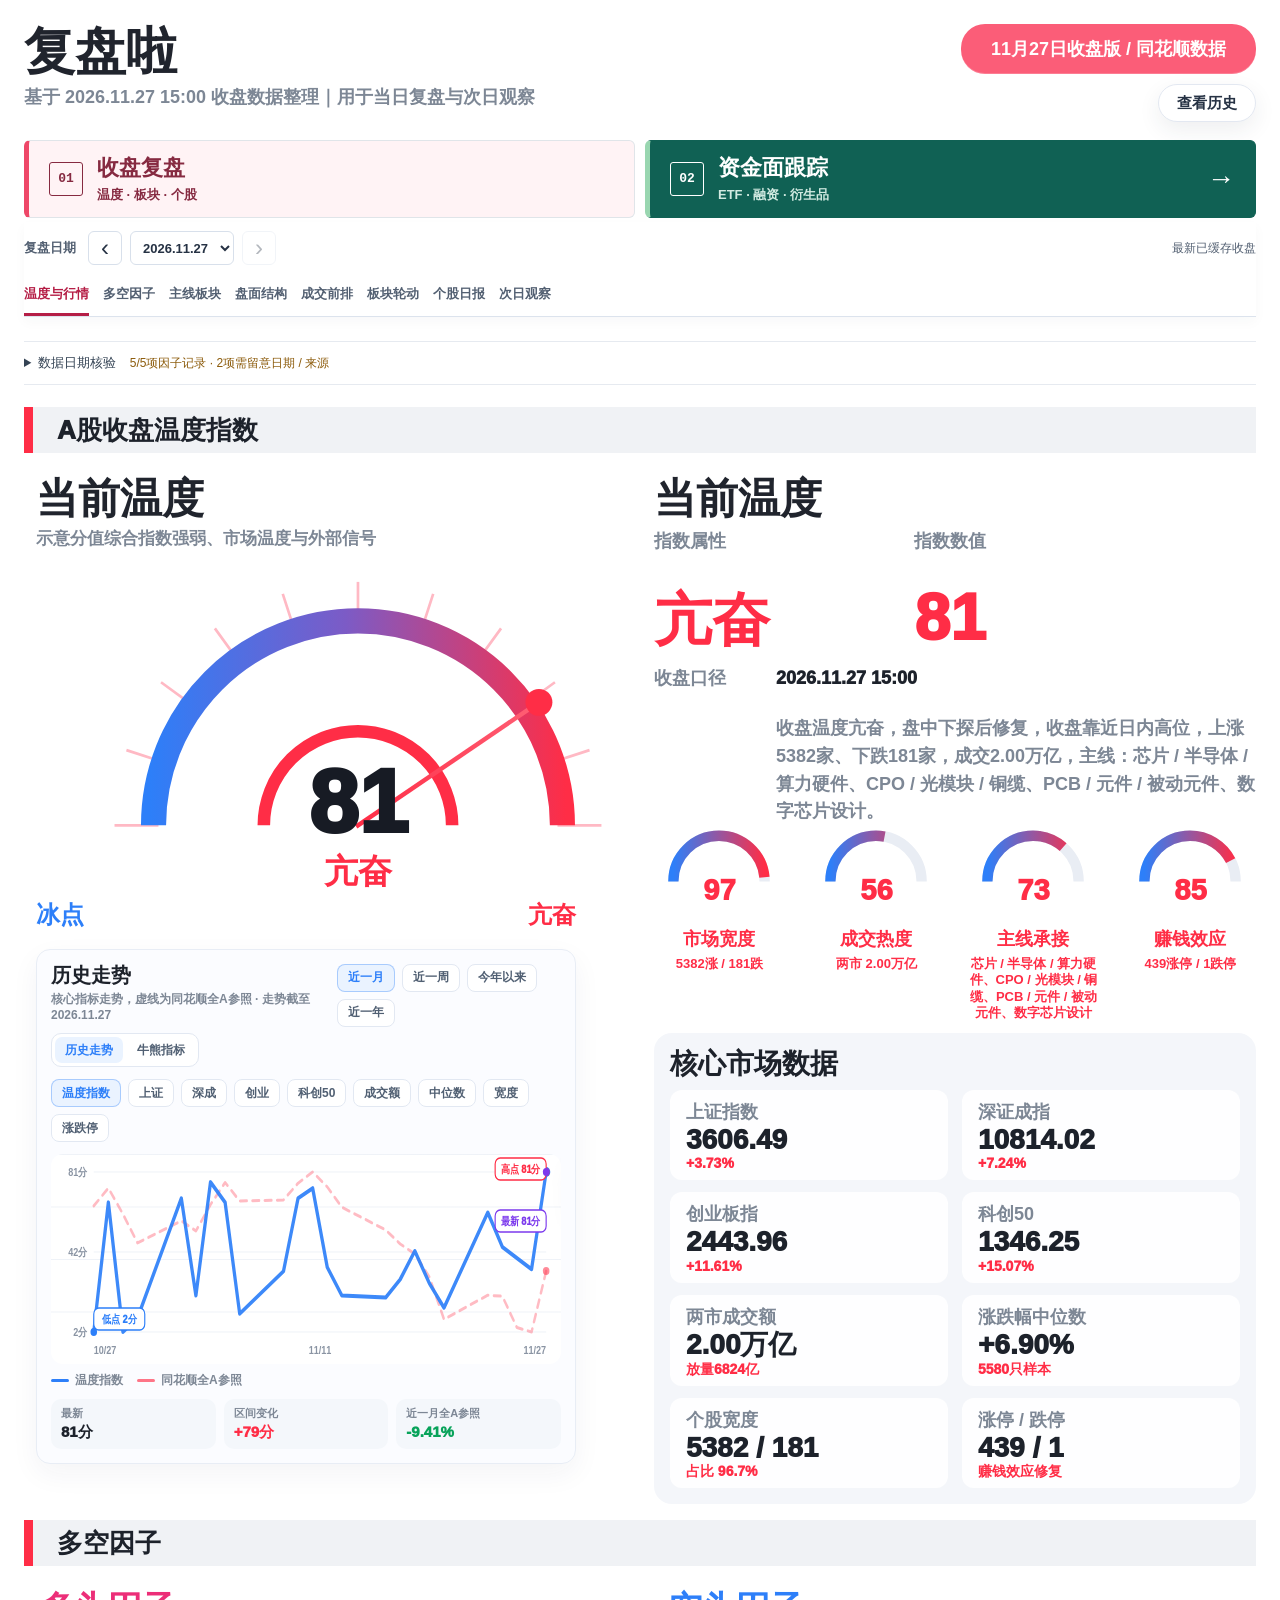
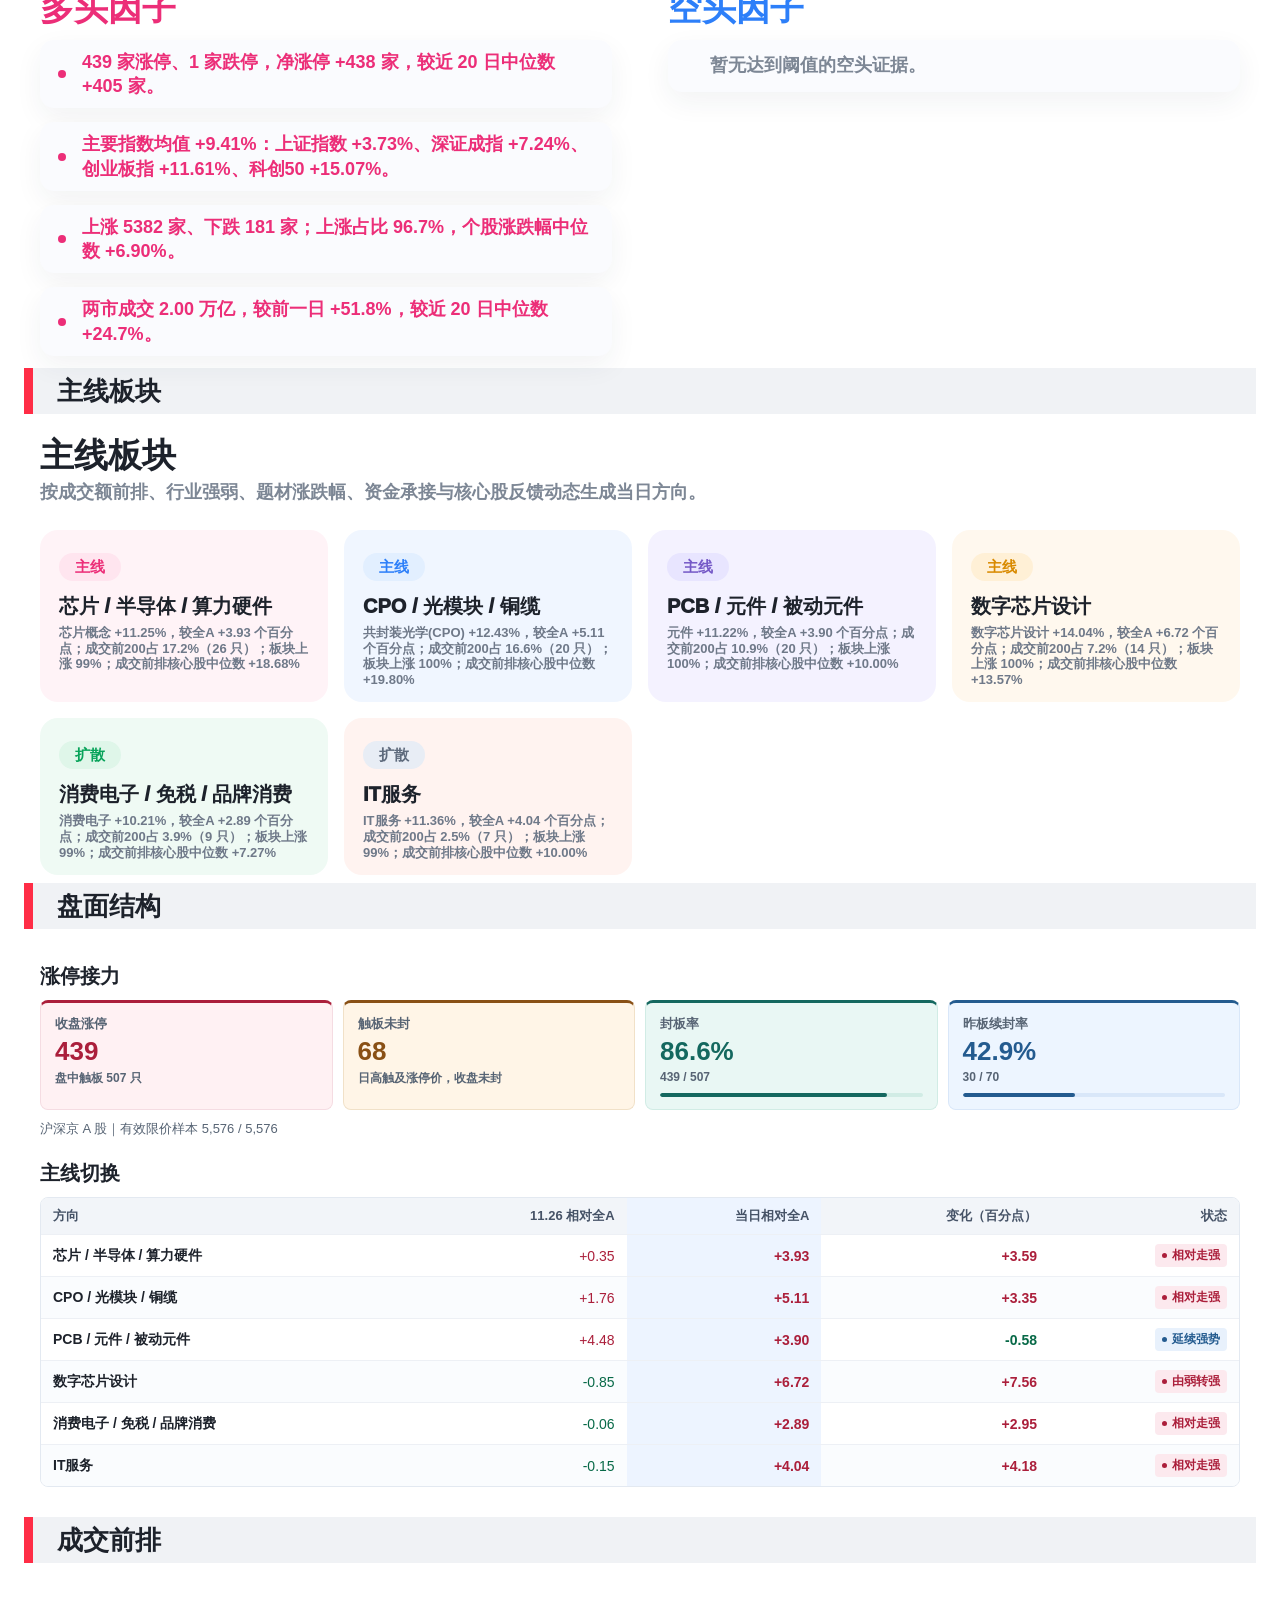
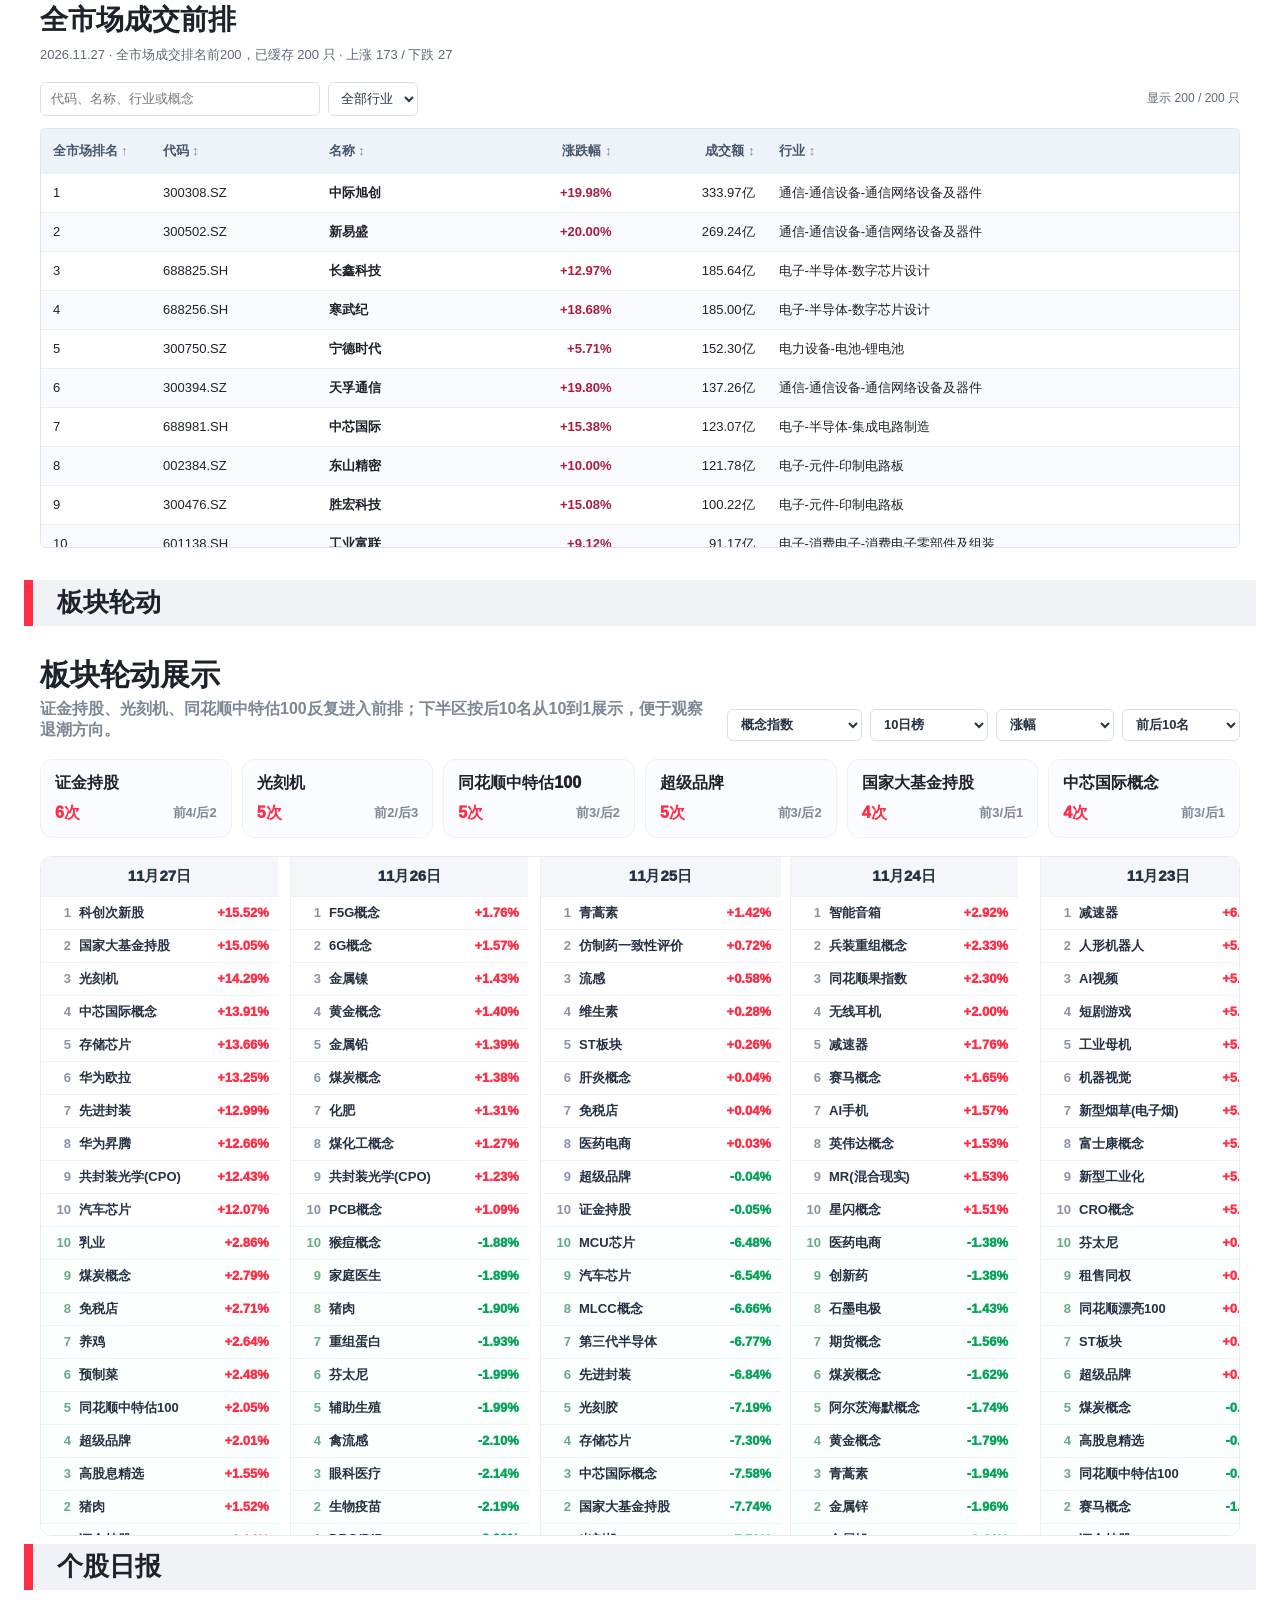
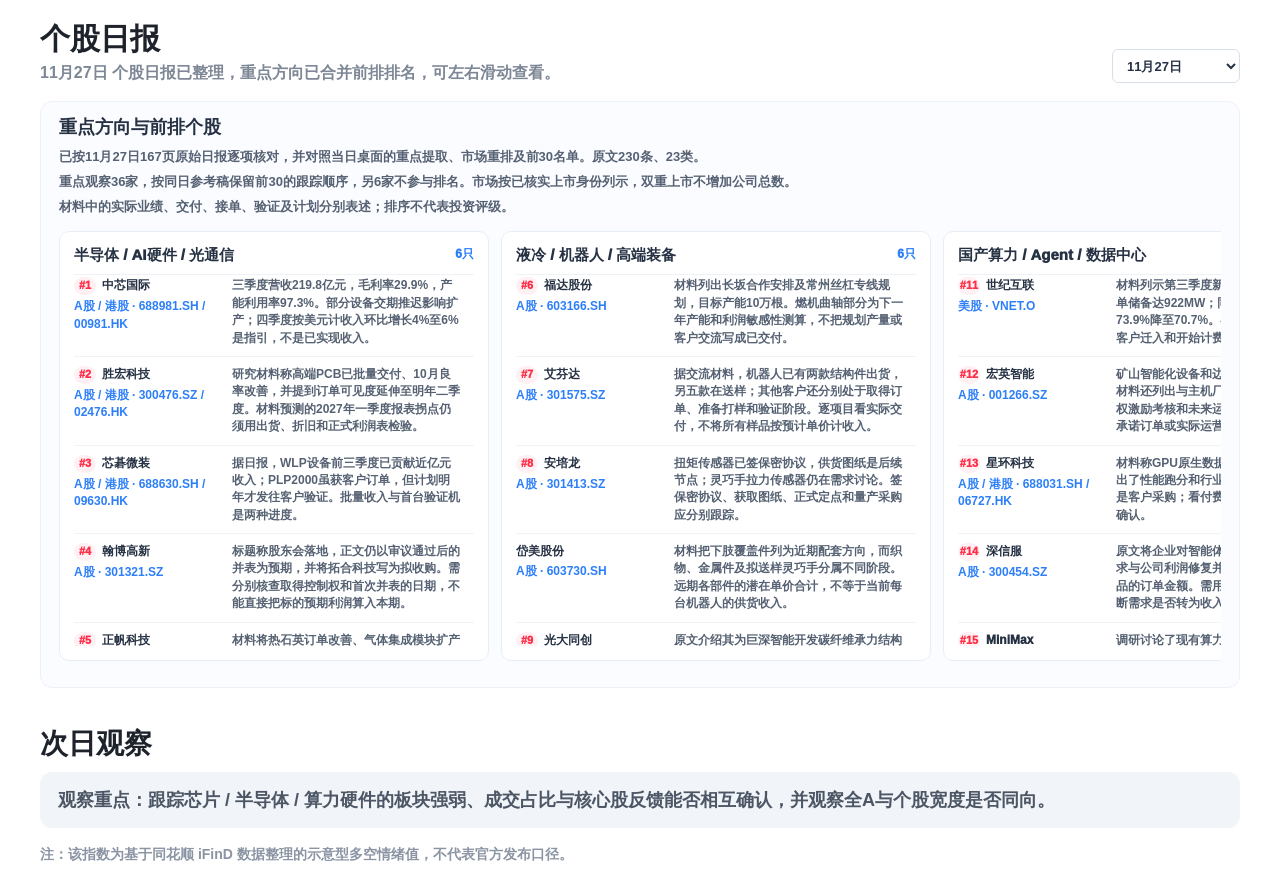
<file: index.html>
<!doctype html>
<html lang="zh-CN" class="app-loading">
<head>
  <meta charset="utf-8">
  <meta name="viewport" content="width=device-width, initial-scale=1">
  <title>复盘啦</title>
  <link rel="icon" href="data:,">
  <link rel="stylesheet" href="assets/workbench.css?v=874c11f32b">
  <style>
    :root {
      --ink: #1d222b;
      --muted: #7d8795;
      --soft: #f4f6fa;
      --soft-2: #fafbfe;
      --red: #ff2d46;
      --pink: #ec2e78;
      --blue: #2d7ff9;
      --purple: #7559c7;
      --line: #edf0f5;
      --shadow: 0 10px 28px rgba(38, 49, 69, .06);
      --radius: 18px;
    }

    * {
      box-sizing: border-box;
    }

    body {
      margin: 0;
      background: #fff;
      color: var(--ink);
      font-family: "Microsoft YaHei", "PingFang SC", "Helvetica Neue", Arial, sans-serif;
      letter-spacing: 0;
    }

    .page {
      width: min(1500px, calc(100vw - 48px));
      margin: 0 auto;
      padding: 28px 0 26px;
    }

    .topbar {
      display: flex;
      align-items: flex-start;
      justify-content: space-between;
      gap: 24px;
      margin-bottom: 42px;
    }

    h1 {
      margin: 0;
      font-size: clamp(36px, 4vw, 60px);
      line-height: .95;
      font-weight: 900;
      color: #20242d;
    }

    .subtitle {
      margin-top: 8px;
      color: var(--muted);
      font-size: 18px;
      font-weight: 700;
    }

    .badge {
      flex: 0 0 auto;
      margin-top: -4px;
      padding: 13px 30px;
      border-radius: 24px;
      background: #fb5d78;
      color: #fff;
      font-size: 18px;
      font-weight: 900;
      box-shadow: inset 0 -1px 0 rgba(255, 255, 255, .2);
    }

    .top-actions {
      display: flex;
      flex-direction: column;
      align-items: flex-end;
      gap: 10px;
    }

    .history-button {
      border: 1px solid #e3e8f1;
      background: #fff;
      color: #263244;
      min-height: 38px;
      padding: 0 18px;
      border-radius: 20px;
      font: inherit;
      font-size: 15px;
      font-weight: 900;
      cursor: pointer;
      box-shadow: 0 8px 22px rgba(38, 49, 69, .08);
    }

    .page .topbar {margin-bottom:18px}
    .desk-switch {display:grid;grid-template-columns:1fr 1fr;gap:10px;margin:0 0 24px}
    .desk-item {min-width:0;display:flex;align-items:center;gap:14px;min-height:78px;padding:12px 20px;border:1px solid #e0e5e9;border-radius:6px;text-decoration:none}
    .desk-item b {display:block;font-size:22px;font-weight:850;line-height:1.3}
    .desk-item small {display:block;margin-top:3px;font-size:13px;font-weight:600}
    .desk-code {font:700 13px/32px Consolas,monospace;align-self:center;text-align:center;min-width:34px;border:1px solid currentColor;border-radius:3px}
    .desk-close {color:#862a41;background:#fff3f5;border-left:5px solid #ee4768}
    .desk-funds {color:white;background:#106154;border-color:#106154;border-left:5px solid #99d6b0}
    .desk-funds small {color:#d1eae1}
    .desk-funds::after {content:'→';font-size:28px;line-height:1;margin-left:auto}
    .desk-funds:hover,.desk-funds:focus-visible {background:#0a4b40;outline:3px solid #7cc4ab;outline-offset:2px}
    @media(max-width:680px){.desk-switch{gap:6px;margin-bottom:16px}.desk-item{min-height:70px;padding:9px 8px;gap:6px}.desk-item b{font-size:17px}.desk-item small{font-size:11px}.desk-code{display:none}.desk-funds::after{font-size:19px}.page .topbar{margin-bottom:13px}}
    .history-button:hover {
      border-color: #ff8ca0;
      color: var(--red);
    }

    .history-overlay {
      position: fixed;
      inset: 0;
      display: none;
      align-items: flex-start;
      justify-content: center;
      padding: 72px 20px 32px;
      background: rgba(18, 24, 34, .36);
      z-index: 30;
    }

    .history-overlay.open {
      display: flex;
    }

    .history-dialog {
      width: min(980px, 100%);
      max-height: min(760px, calc(100vh - 96px));
      overflow: hidden;
      border-radius: 18px;
      background: #fff;
      box-shadow: 0 30px 80px rgba(18, 24, 34, .22);
    }

    .history-head {
      display: flex;
      align-items: center;
      justify-content: space-between;
      gap: 18px;
      padding: 22px 26px 16px;
      border-bottom: 1px solid var(--line);
    }

    .history-head h2 {
      margin: 0;
      font-size: 28px;
      line-height: 1;
      font-weight: 950;
    }

    .history-close {
      width: 36px;
      height: 36px;
      border: 0;
      border-radius: 50%;
      background: #f2f4f8;
      color: #4c5665;
      font-size: 24px;
      line-height: 1;
      cursor: pointer;
    }

    .history-list {
      max-height: calc(min(760px, 100vh - 96px) - 76px);
      overflow: auto;
      padding: 18px 22px 24px;
      display: grid;
      gap: 12px;
    }

    .history-item {
      display: grid;
      grid-template-columns: 118px 98px 1fr 120px;
      gap: 14px;
      align-items: center;
      padding: 16px 18px;
      border: 1px solid #edf0f5;
      border-radius: 14px;
      background: #fbfcff;
    }

    .history-date {
      font-size: 18px;
      font-weight: 950;
      color: var(--ink);
    }

    .history-score {
      color: var(--red);
      font-size: 25px;
      font-weight: 950;
      line-height: 1;
    }

    .history-score.blue {
      color: var(--blue);
    }

    .history-score.red {
      color: var(--red);
    }

    .history-score span {
      display: block;
      margin-top: 5px;
      color: var(--muted);
      font-size: 13px;
      font-weight: 900;
    }

    .history-summary {
      color: #4c5665;
      font-size: 15px;
      font-weight: 800;
      line-height: 1.45;
    }

    .history-view {
      justify-self: end;
      border: 0;
      border-radius: 18px;
      background: var(--red);
      color: #fff;
      min-height: 36px;
      padding: 0 18px;
      font: inherit;
      font-size: 14px;
      font-weight: 950;
      cursor: pointer;
    }

    .history-empty {
      padding: 28px 18px;
      border-radius: 14px;
      background: #f6f8fb;
      color: var(--muted);
      font-size: 16px;
      font-weight: 800;
      text-align: center;
    }

    .overview {
      display: grid;
      grid-template-columns: 1fr 1.06fr;
      gap: 62px;
      align-items: start;
      margin-bottom: 16px;
    }

    .section-title {
      margin: 0;
      font-size: 42px;
      line-height: 1.05;
      font-weight: 900;
      color: #20242d;
    }

    .section-subtitle {
      margin-top: 6px;
      color: var(--muted);
      font-size: 17px;
      font-weight: 700;
    }

    .gauge-panel {
      min-width: 0;
      position: relative;
      padding-left: 12px;
    }

    .large-gauge {
      position: relative;
      width: min(640px, 100%);
      margin: 18px 0 0 44px;
      aspect-ratio: 1.55 / 1;
    }

    .large-gauge svg {
      display: block;
      width: 100%;
      height: 100%;
      overflow: visible;
    }

    .score-center {
      position: absolute;
      left: 50%;
      top: 72%;
      transform: translate(-50%, -50%);
      text-align: center;
    }

    .score-center strong {
      display: block;
      font-size: clamp(58px, 7vw, 92px);
      line-height: .85;
      font-weight: 950;
      color: #171b24;
    }

    .score-center span {
      display: block;
      margin-top: 14px;
      font-size: clamp(26px, 3vw, 34px);
      line-height: 1;
      font-weight: 950;
      color: var(--red);
      white-space: nowrap;
    }

    .page[data-tone="blue"] .score-center span,
    .page[data-tone="blue"] .status-value {
      color: var(--blue);
    }

    .page[data-tone="red"] .score-center span,
    .page[data-tone="red"] .status-value {
      color: var(--red);
    }

    .gauge-labels {
      display: flex;
      justify-content: space-between;
      width: min(650px, calc(100% - 16px));
      margin: -28px 0 0 0;
      color: var(--blue);
      font-size: 24px;
      font-weight: 950;
    }

    .gauge-labels span:last-child {
      color: var(--red);
    }

    .history-trend {
      width: min(650px, calc(100% - 16px));
      margin: 18px 0 0 0;
      padding: 14px;
      border: 1px solid #e8edf5;
      border-radius: 14px;
      background: #fbfcff;
      box-shadow: 0 10px 28px rgba(38, 49, 69, .05);
    }

    .history-trend-head {
      display: flex;
      align-items: flex-start;
      justify-content: space-between;
      gap: 14px;
      min-height: 64px;
    }

    .history-trend-title {
      margin: 0;
      color: var(--ink);
      font-size: 20px;
      line-height: 1.15;
      font-weight: 950;
    }

    .history-trend-sub {
      margin-top: 4px;
      color: var(--muted);
      font-size: 12px;
      line-height: 1.35;
      font-weight: 800;
    }

    .trend-range-controls,
    .trend-metric-controls {
      display: flex;
      flex-wrap: wrap;
      gap: 7px;
    }

    .trend-metric-controls {
      margin-top: 12px;
    }

    .trend-view-controls {
      display: inline-flex;
      align-items: center;
      gap: 4px;
      padding: 3px;
      border: 1px solid #e2e8f2;
      border-radius: 10px;
      background: #fff;
      margin-top: 10px;
    }

    .trend-view-button {
      min-height: 26px;
      border: 0;
      border-radius: 7px;
      background: transparent;
      color: #516073;
      padding: 0 10px;
      font: inherit;
      font-size: 12px;
      font-weight: 950;
      cursor: pointer;
    }

    .trend-view-button:focus {
      outline: none;
    }

    .trend-view-button:focus-visible {
      box-shadow: 0 0 0 2px rgba(45, 127, 249, .18);
    }

    .trend-view-button.is-active {
      background: #eaf3ff;
      color: var(--blue);
    }

    .trend-button {
      min-height: 28px;
      border: 1px solid #e2e8f2;
      border-radius: 8px;
      background: #fff;
      color: #516073;
      padding: 0 10px;
      font: inherit;
      font-size: 12px;
      font-weight: 900;
      cursor: pointer;
    }

    .trend-button.is-active {
      border-color: rgba(45, 127, 249, .35);
      background: #eaf3ff;
      color: var(--blue);
    }

    .history-trend[data-view="bullbear"] .trend-range-controls {
      opacity: 0;
      pointer-events: none;
    }

    .trend-slider {
      min-width: 0;
      overflow: hidden;
      transition: height .24s ease;
    }

    .history-trend[data-view="history"] .trend-slider {
      min-height: 381px;
    }

    .history-trend[data-view="bullbear"] .trend-slider {
      min-height: 483px;
    }

    .trend-track {
      display: flex;
      align-items: flex-start;
      transition: transform .36s ease;
      will-change: transform;
    }

    .history-trend[data-view="bullbear"] .trend-track {
      transform: translateX(-100%);
    }

    .trend-pane {
      flex: 0 0 100%;
      min-width: 0;
    }

    .bullbear-panel {
      padding-top: 10px;
    }

    .bullbear-hero {
      padding: 13px;
      border: 1px solid #e8edf5;
      border-radius: 12px;
      background:
        radial-gradient(circle at 16% 24%, rgba(45, 127, 249, .10), transparent 30%),
        radial-gradient(circle at 86% 18%, rgba(255, 45, 70, .10), transparent 28%),
        linear-gradient(135deg, #ffffff 0%, #f7fbff 100%);
    }

    .bullbear-hero-top {
      display: flex;
      justify-content: space-between;
      gap: 12px;
      align-items: flex-start;
    }

    .bullbear-kicker {
      color: var(--muted);
      font-size: 12px;
      line-height: 1.2;
      font-weight: 900;
    }

    .bullbear-score {
      display: flex;
      align-items: baseline;
      gap: 8px;
      margin-top: 2px;
    }

    .bullbear-score strong {
      color: var(--ink);
      font-size: 40px;
      line-height: 1;
      font-weight: 950;
    }

    .bullbear-score span {
      color: var(--blue);
      font-size: 16px;
      line-height: 1.1;
      font-weight: 950;
    }

    .bullbear-date {
      color: #7d8795;
      font-size: 12px;
      font-weight: 900;
      white-space: nowrap;
    }

    .bullbear-meter-shell {
      display: grid;
      grid-template-columns: 64px minmax(0, 1fr) 64px;
      gap: 14px;
      align-items: center;
      margin-top: 10px;
    }

    .bullbear-animal {
      width: 64px;
      height: 64px;
      border-radius: 18px;
      display: grid;
      place-items: center;
      border: 1px solid #e6edf6;
      background: #fff;
      box-shadow: 0 10px 20px rgba(31, 45, 68, .12), inset 0 1px 0 rgba(255, 255, 255, .9);
      overflow: visible;
    }

    .bullbear-animal img {
      width: 60px;
      height: 60px;
      display: block;
      object-fit: contain;
      filter: drop-shadow(0 8px 12px rgba(31, 45, 68, .18));
    }

    .bullbear-animal.bear {
      background: linear-gradient(145deg, #ffffff 0%, #eaf3ff 100%);
    }

    .bullbear-animal.bear img {
      transform: rotate(-3deg) scale(1.08);
    }

    .bullbear-animal.bull {
      background: linear-gradient(145deg, #fff 0%, #fff0f2 100%);
    }

    .bullbear-animal.bull img {
      transform: rotate(3deg) scale(1.12);
    }

    .bullbear-meter {
      height: 10px;
      border-radius: 999px;
      background: #eef3f8;
      overflow: visible;
      position: relative;
    }

    .bullbear-meter::after {
      content: "";
      position: absolute;
      inset: 0;
      border-radius: inherit;
      box-shadow: inset 0 0 0 1px rgba(126, 139, 158, .08);
    }

    .bullbear-meter i {
      position: relative;
      z-index: 1;
      display: block;
      height: 100%;
      width: 0;
      border-radius: inherit;
      background: linear-gradient(90deg, #2d7ff9 0%, #7c5bc6 50%, #ff2d46 100%);
      box-shadow: 0 5px 12px rgba(45, 127, 249, .18);
    }

    .bullbear-marker {
      position: absolute;
      z-index: 2;
      top: 50%;
      left: 0;
      width: 14px;
      height: 14px;
      border: 3px solid #fff;
      border-radius: 999px;
      background: var(--ink);
      box-shadow: 0 4px 12px rgba(31, 45, 68, .22);
      transform: translate(-50%, -50%);
    }

    .bullbear-scale {
      display: flex;
      justify-content: space-between;
      margin: 6px 66px 0;
      color: #7d8795;
      font-size: 11px;
      font-weight: 900;
    }

    .bullbear-scale span:first-child {
      color: var(--blue);
    }

    .bullbear-scale span:last-child {
      color: var(--red);
    }

    .bullbear-summary {
      margin: 9px 0 0;
      color: #566273;
      font-size: 12px;
      line-height: 1.42;
      font-weight: 850;
    }

    .bullbear-grid {
      display: grid;
      grid-template-columns: repeat(2, minmax(0, 1fr));
      gap: 8px;
      margin-top: 8px;
    }

    .bullbear-item {
      min-width: 0;
      padding: 9px;
      border: 1px solid #ecf1f7;
      border-radius: 10px;
      background: #fff;
    }

    .bullbear-item-head {
      display: flex;
      justify-content: space-between;
      gap: 8px;
      align-items: center;
      color: #263244;
      font-size: 13px;
      font-weight: 950;
    }

    .bullbear-item-head b {
      color: var(--blue);
      font-size: 16px;
      white-space: nowrap;
    }

    .bullbear-item[data-tone="red"] .bullbear-item-head b {
      color: var(--red);
    }

    .bullbear-item[data-tone="neutral"] .bullbear-item-head b {
      color: #7c5bc6;
    }

    .bullbear-item-value {
      margin-top: 6px;
      color: var(--ink);
      font-size: 13px;
      line-height: 1.25;
      font-weight: 900;
    }

    .bullbear-item-desc {
      margin-top: 4px;
      color: #7d8795;
      font-size: 11px;
      line-height: 1.35;
      font-weight: 800;
    }

    .bullbear-bar {
      height: 5px;
      margin-top: 8px;
      border-radius: 999px;
      background: #eef3f8;
      overflow: hidden;
    }

    .bullbear-bar i {
      display: block;
      height: 100%;
      width: 0;
      border-radius: inherit;
      background: var(--blue);
    }

    .bullbear-item[data-tone="red"] .bullbear-bar i {
      background: var(--red);
    }

    .bullbear-item[data-tone="neutral"] .bullbear-bar i {
      background: #7c5bc6;
    }

    .bullbear-note {
      margin-top: 8px;
      color: #8994a4;
      font-size: 11px;
      line-height: 1.35;
      font-weight: 800;
    }

    .trend-chart-wrap {
      position: relative;
      height: 210px;
      margin-top: 12px;
      border-radius: 12px;
      background:
        linear-gradient(to bottom, rgba(235, 239, 246, .8) 1px, transparent 1px) 0 0 / 100% 25%,
        #fff;
      overflow: hidden;
      cursor: crosshair;
    }

    .trend-chart {
      width: 100%;
      height: 100%;
      display: block;
    }

    .trend-empty {
      position: absolute;
      inset: 0;
      display: grid;
      place-items: center;
      color: var(--muted);
      font-size: 14px;
      font-weight: 900;
      background: rgba(255, 255, 255, .84);
    }

    .trend-empty[hidden] {
      display: none;
    }

    .trend-chart text {
      font-family: "Microsoft YaHei", "PingFang SC", "Helvetica Neue", Arial, sans-serif;
      letter-spacing: 0;
    }

    .app-loading .page,
    .app-loading .history-overlay {
      visibility: hidden;
    }

    .app-loading-screen {
      position: fixed;
      inset: 0;
      z-index: 100;
      display: grid;
      place-items: center;
      padding: 24px;
      background: #fff;
      opacity: 0;
      visibility: hidden;
      transition: opacity .18s ease, visibility .18s ease;
    }

    .app-loading .app-loading-screen {
      opacity: 1;
      visibility: visible;
    }

    .app-loading-card {
      width: min(360px, 88vw);
      text-align: center;
    }

    .app-loading-brand {
      color: var(--ink);
      font-size: 34px;
      line-height: 1;
      font-weight: 950;
    }

    .app-loading-spinner {
      width: 34px;
      height: 34px;
      margin: 24px auto 18px;
      border: 3px solid #e7edf7;
      border-top-color: var(--blue);
      border-right-color: var(--red);
      border-radius: 50%;
      animation: app-loading-spin .8s linear infinite;
    }

    .app-loading-text {
      color: var(--muted);
      font-size: 15px;
      font-weight: 800;
    }

    @keyframes app-loading-spin {
      to { transform: rotate(360deg); }
    }

    .trend-summary {
      display: grid;
      grid-template-columns: repeat(3, minmax(0, 1fr));
      gap: 8px;
      margin-top: 10px;
    }

    .trend-stat {
      min-width: 0;
      padding: 8px 10px;
      border-radius: 10px;
      background: #f4f7fb;
    }

    .trend-stat span {
      display: block;
      color: var(--muted);
      font-size: 11px;
      line-height: 1.2;
      font-weight: 900;
    }

    .trend-stat b {
      display: block;
      margin-top: 4px;
      color: var(--ink);
      font-size: 15px;
      line-height: 1.1;
      font-weight: 950;
      white-space: nowrap;
      overflow: hidden;
      text-overflow: ellipsis;
    }

    .trend-stat b.up {
      color: var(--red);
    }

    .trend-stat b.down {
      color: #08a35a;
    }

    .trend-legend {
      display: flex;
      gap: 14px;
      align-items: center;
      margin-top: 8px;
      color: var(--muted);
      font-size: 12px;
      font-weight: 900;
    }

    .trend-legend span {
      display: inline-flex;
      align-items: center;
      gap: 6px;
    }

    .trend-legend i {
      width: 18px;
      height: 3px;
      border-radius: 999px;
      background: var(--blue);
    }

    .trend-legend .ref i {
      background: var(--red);
      opacity: .65;
    }

    .status-panel {
      min-width: 0;
    }

    .status-head {
      display: flex;
      align-items: center;
      gap: 30px;
      margin: 8px 0 6px;
      color: var(--muted);
      font-size: 18px;
      font-weight: 900;
    }

    .status-value {
      display: flex;
      gap: 30px;
      align-items: baseline;
      margin-top: 38px;
      color: var(--red);
      font-weight: 950;
    }

    .status-head span:first-child,
    .status-value .mood {
      flex: 0 0 clamp(180px, 18vw, 250px);
      min-width: 0;
    }

    .status-head span:last-child,
    .status-value .number {
      flex: 0 0 auto;
    }

    .status-value .mood {
      display: inline-block;
      font-size: clamp(38px, 4.5vw, 58px);
      line-height: .9;
      white-space: nowrap;
      word-break: keep-all;
      overflow-wrap: normal;
    }

    .status-value .number {
      font-size: clamp(46px, 5vw, 64px);
      line-height: .85;
    }

    .date-row {
      display: grid;
      grid-template-columns: 100px 1fr;
      gap: 22px;
      margin-top: 18px;
      font-size: 18px;
      line-height: 1.55;
      color: var(--muted);
      font-weight: 800;
    }

    .date-row strong {
      color: var(--ink);
      font-weight: 950;
    }

    .mini-gauges {
      display: grid;
      grid-template-columns: repeat(4, minmax(116px, 1fr));
      gap: 26px;
      margin-top: 2px;
    }

    .mini-gauge {
      text-align: center;
      min-width: 0;
    }

    .mini-gauge svg {
      width: 124px;
      max-width: 100%;
      height: 62px;
      overflow: visible;
    }

    .mini-gauge .mini-number {
      margin-top: -18px;
      color: var(--red);
      font-size: 29px;
      line-height: 1;
      font-weight: 950;
    }

    .mini-gauge .mini-title {
      margin-top: 24px;
      color: var(--red);
      font-size: 18px;
      font-weight: 950;
      line-height: 1.15;
    }

    .mini-gauge .mini-desc {
      margin-top: 6px;
      color: var(--red);
      font-size: 13px;
      font-weight: 800;
      line-height: 1.25;
      min-height: 32px;
      max-width: 150px;
      margin-left: auto;
      margin-right: auto;
      overflow-wrap: anywhere;
    }

    .mini-gauge.is-low .mini-number,
    .mini-gauge.is-low .mini-title,
    .mini-gauge.is-low .mini-desc {
      color: var(--blue);
    }

    .mini-gauge.is-high .mini-number,
    .mini-gauge.is-high .mini-title,
    .mini-gauge.is-high .mini-desc {
      color: var(--red);
    }

    .sentiment-v2 {
      display: none;
      margin-top: 18px;
      padding: 14px 16px;
      border: 1px solid #e4ebf5;
      border-radius: 16px;
      background: linear-gradient(180deg, #ffffff 0%, #f7faff 100%);
    }

    .sentiment-v2[hidden] {
      display: none;
    }

    .sentiment-v2-head {
      display: flex;
      align-items: flex-start;
      justify-content: space-between;
      gap: 18px;
    }

    .sentiment-v2-title {
      margin: 0;
      color: var(--ink);
      font-size: 18px;
      line-height: 1.15;
      font-weight: 950;
    }

    .sentiment-v2-desc {
      margin: 6px 0 0;
      color: var(--muted);
      font-size: 12px;
      line-height: 1.55;
      font-weight: 850;
    }

    .sentiment-v2-score {
      display: grid;
      justify-items: end;
      gap: 4px;
      flex: 0 0 auto;
      color: var(--blue);
      font-weight: 950;
    }

    .sentiment-v2[data-tone="red"] .sentiment-v2-score {
      color: var(--red);
    }

    .sentiment-v2-score span {
      font-size: 14px;
      white-space: nowrap;
    }

    .sentiment-v2-score strong {
      font-size: 40px;
      line-height: .85;
    }

    .sentiment-v2-compare {
      display: flex;
      flex-wrap: wrap;
      gap: 8px;
      margin-top: 12px;
    }

    .sentiment-v2-compare span {
      display: inline-flex;
      align-items: baseline;
      gap: 6px;
      padding: 6px 10px;
      border-radius: 999px;
      background: #f0f5fb;
      color: var(--muted);
      font-size: 12px;
      font-weight: 900;
    }

    .sentiment-v2-compare b {
      color: var(--ink);
      font-size: 14px;
    }

    .sentiment-v2-components {
      display: grid;
      grid-template-columns: repeat(auto-fit, minmax(132px, 1fr));
      gap: 8px;
      margin-top: 12px;
    }

    .sentiment-v2-component {
      min-width: 0;
      padding: 10px;
      border: 1px solid #e8eef6;
      border-radius: 12px;
      background: rgba(255, 255, 255, .9);
    }

    .sentiment-v2-component-head {
      display: flex;
      align-items: center;
      justify-content: space-between;
      gap: 8px;
      color: var(--ink);
      font-size: 12px;
      font-weight: 950;
    }

    .sentiment-v2-component-head b {
      color: var(--blue);
      font-size: 16px;
    }

    .sentiment-v2-component.is-high .sentiment-v2-component-head b {
      color: var(--red);
    }

    .sentiment-v2-bar {
      height: 5px;
      margin-top: 8px;
      overflow: hidden;
      border-radius: 999px;
      background: #eaf0f7;
    }

    .sentiment-v2-bar i {
      display: block;
      width: var(--score-percent, 0%);
      height: 100%;
      border-radius: inherit;
      background: linear-gradient(90deg, #2d7ff9 0%, #7b5bd6 52%, #ff2d46 100%);
    }

    .sentiment-v2-component p {
      margin: 7px 0 0;
      color: var(--muted);
      font-size: 11px;
      line-height: 1.35;
      font-weight: 800;
      overflow-wrap: anywhere;
    }

    .market-card {
      margin-top: 12px;
      padding: 16px;
      border-radius: var(--radius);
      background: var(--soft);
    }

    .market-card h3 {
      margin: 0 0 10px;
      font-size: 28px;
      line-height: 1.1;
      font-weight: 950;
    }

    .data-grid {
      display: grid;
      grid-template-columns: repeat(2, minmax(0, 1fr));
      gap: 12px 14px;
    }

    .data-item {
      min-height: 78px;
      padding: 13px 16px 10px;
      border-radius: 12px;
      background: rgba(255, 255, 255, .95);
      overflow: hidden;
    }

    .data-label {
      color: var(--muted);
      font-size: 18px;
      font-weight: 800;
      line-height: 1;
    }

    .data-main {
      margin-top: 6px;
      color: var(--ink);
      font-size: 28px;
      line-height: .95;
      font-weight: 950;
    }

    .data-change {
      margin-top: 3px;
      color: var(--red);
      font-size: 14px;
      line-height: 1;
      font-weight: 950;
    }

    .data-change.blue {
      color: var(--blue);
    }

    .data-change.green {
      color: #08a35a;
    }

    .bar-title {
      display: flex;
      align-items: center;
      height: 46px;
      margin: 8px 0 24px;
      padding-left: 24px;
      background: #f0f2f5;
      border-left: 9px solid var(--red);
      color: var(--ink);
      font-size: 26px;
      font-weight: 950;
    }

    .factor-grid {
      display: grid;
      grid-template-columns: 1fr 1fr;
      gap: 56px;
      padding: 0 16px;
      margin-bottom: 12px;
    }

    .factor h3 {
      margin: 0 0 12px;
      font-size: 34px;
      line-height: 1.1;
      font-weight: 950;
    }

    .factor.bull h3,
    .factor.bull li {
      color: var(--pink);
    }

    .factor.bear h3,
    .factor.bear li {
      color: var(--blue);
    }

    .factor.cross {
      grid-column: 1 / -1;
    }

    .factor.cross h3 {
      font-size: 20px;
    }

    .factor[hidden] {
      display: none;
    }

    .factor-grid.is-reviewed {
      row-gap: 16px;
    }

    .factor li.factor-empty {
      color: var(--muted);
    }

    .factor li.factor-empty::before {
      display: none;
    }

    .factor ul {
      list-style: none;
      padding: 0;
      margin: 0;
      display: grid;
      gap: 14px;
    }

    .factor li {
      position: relative;
      min-height: 52px;
      display: flex;
      align-items: center;
      padding: 10px 18px 10px 42px;
      border-radius: 14px;
      background: var(--soft-2);
      box-shadow: var(--shadow);
      font-size: 18px;
      font-weight: 800;
      line-height: 1.35;
    }

    .factor li::before {
      content: "";
      position: absolute;
      left: 18px;
      width: 8px;
      height: 8px;
      border-radius: 50%;
      background: currentColor;
    }

    .market-structure {
      --structure-up: #ab1f3b;
      --structure-down: #076947;
      padding: 10px 16px 22px;
    }

    .market-structure [hidden],
    [data-market-structure][hidden],
    [data-structure-bar][hidden] {
      display: none;
    }

    .market-structure h3 {
      margin: 0 0 10px;
      font-size: 20px;
    }

    .structure-metrics {
      display: grid;
      grid-template-columns: repeat(4, minmax(0, 1fr));
      gap: 10px;
      margin: 0 0 10px;
    }

    .structure-metric {
      --metric-accent: #245b8f;
      --metric-bg: #edf5ff;
      --metric-border: #d9e7f9;
      min-width: 0;
      padding: 12px 14px;
      border: 1px solid var(--metric-border);
      border-top: 3px solid var(--metric-accent);
      border-radius: 8px;
      background: var(--metric-bg);
    }

    .structure-metric[data-tone="sealed"] {
      --metric-accent: #ab1f3b;
      --metric-bg: #fff1f3;
      --metric-border: #f5dce2;
    }

    .structure-metric[data-tone="failed"] {
      --metric-accent: #895015;
      --metric-bg: #fff5e7;
      --metric-border: #f1e1c8;
    }

    .structure-metric[data-tone="seal-rate"] {
      --metric-accent: #14685f;
      --metric-bg: #e9f7f4;
      --metric-border: #d1ece5;
    }

    .structure-metric dt,
    .structure-caption {
      color: #576474;
      font-size: 13px;
    }

    .structure-metric dt {
      font-weight: 720;
    }

    .structure-metric dd {
      margin: 3px 0 0;
      color: var(--metric-accent);
      font-size: 26px;
      font-weight: 850;
      font-variant-numeric: tabular-nums;
    }

    .structure-metric small {
      display: block;
      margin-top: 3px;
      color: #576474;
      font-size: 12px;
      font-weight: 600;
    }

    .structure-metric progress {
      display: block;
      width: 100%;
      height: 4px;
      margin-top: 9px;
      appearance: none;
      border: 0;
      border-radius: 4px;
      overflow: hidden;
    }

    .structure-metric progress::-webkit-progress-bar { background: var(--metric-border); }
    .structure-metric progress::-webkit-progress-value { background: var(--metric-accent); border-radius: 4px; }
    .structure-metric progress::-moz-progress-bar { background: var(--metric-accent); border-radius: 4px; }

    .structure-themes {
      margin-top: 22px;
    }

    .structure-table-wrap {
      overflow-x: auto;
      border: 1px solid #e3e9f1;
      border-radius: 8px;
    }

    .structure-table {
      width: 100%;
      min-width: 610px;
      border-collapse: collapse;
      font-size: 14px;
      font-variant-numeric: tabular-nums;
    }

    .structure-table th, .structure-table td {
      padding: 9px 12px;
      text-align: right;
      border-top: 1px solid var(--line);
      white-space: nowrap;
    }

    .structure-table th:first-child, .structure-table td:first-child {
      text-align: left;
      white-space: normal;
    }

    .structure-table thead th {
      border-top: 0;
      background: #f2f5f9;
      color: #465367;
      font-size: 13px;
    }

    .structure-table tbody th {
      background: #fff;
      font-weight: 760;
    }

    .structure-table tbody tr:nth-child(even) > * {
      background: #fafcfe;
    }

    .structure-table :is(thead, tbody) tr > .structure-current {
      background: #edf4ff;
      font-weight: 780;
    }

    .structure-table td[data-tone="up"] { color: var(--structure-up); }
    .structure-table td[data-tone="down"] { color: var(--structure-down); }
    .structure-table td[data-tone="flat"] { color: #647184; }

    .structure-delta {
      font-weight: 780;
    }

    .structure-status {
      display: inline-flex;
      align-items: center;
      gap: 5px;
      padding: 3px 7px;
      border-radius: 4px;
      background: #edf1f5;
      color: #516071;
      font-size: 12px;
      font-weight: 760;
    }

    .structure-status::before {
      content: "";
      width: 5px;
      height: 5px;
      border-radius: 50%;
      background: currentColor;
    }

    .structure-status[data-tone="rising"] { color: var(--structure-up); background: #fce9ee; }
    .structure-status[data-tone="falling"] { color: var(--structure-down); background: #e6f5ed; }
    .structure-status[data-tone="strong"] { color: #245b8f; background: #e8f1fc; }
    .structure-status[data-tone="pressure"] { color: #895015; background: #fff1df; }

    @media (max-width: 620px) {
      .structure-metrics { grid-template-columns: repeat(2, minmax(0, 1fr)); }
      .structure-metric { padding: 10px; }
      .structure-table tr > :first-child {
        position: sticky;
        left: 0;
        z-index: 1;
        width: 150px;
        box-shadow: 1px 0 0 #e3e9f1;
      }
    }

    .blocks {
      padding: 0 16px;
      margin-top: 22px;
    }

    .blocks h2 {
      margin: 0;
      font-size: 34px;
      line-height: 1;
      font-weight: 950;
    }

    .blocks .desc {
      margin-top: 8px;
      color: var(--muted);
      font-size: 18px;
      font-weight: 800;
    }

    .block-grid {
      display: grid;
      grid-template-columns: repeat(auto-fit, minmax(230px, 1fr));
      gap: 16px;
      margin-top: 26px;
    }

    .block-card {
      min-height: 112px;
      padding: 22px 18px 14px;
      border-radius: 18px;
      background: #fff3f7;
      border: 1px solid transparent;
      cursor: pointer;
      transition: transform .16s ease, border-color .16s ease, box-shadow .16s ease;
    }

    .block-card:hover,
    .block-card:focus-visible,
    .block-card.is-selected {
      outline: 0;
      transform: translateY(-1px);
      border-color: #86bdff;
      box-shadow: 0 10px 24px rgba(45, 127, 249, .12);
    }

    .block-card:nth-child(2) {
      background: #f0f6ff;
    }

    .block-card:nth-child(3) {
      background: #f4f2ff;
    }

    .block-card:nth-child(4) {
      background: #fff8ee;
    }

    .block-card:nth-child(5) {
      background: #effaf4;
    }

    .block-card:nth-child(6) {
      background: #fff3f0;
    }

    .block-card.is-pressure {
      background: #f4f7fb;
    }

    .tag {
      display: inline-flex;
      align-items: center;
      height: 28px;
      padding: 0 16px;
      border-radius: 999px;
      background: #ffe5ef;
      color: var(--pink);
      font-size: 15px;
      font-weight: 950;
    }

    .block-card:nth-child(2) .tag {
      background: #e2efff;
      color: var(--blue);
    }

    .block-card:nth-child(3) .tag {
      background: #e8e5ff;
      color: var(--purple);
    }

    .block-card:nth-child(4) .tag {
      background: #fff0d6;
      color: #d98a00;
    }

    .block-card:nth-child(5) .tag {
      background: #dff6e9;
      color: #08a35a;
    }

    .block-card:nth-child(6) .tag,
    .block-card.is-pressure .tag {
      background: #e8edf5;
      color: #5e6a7c;
    }

    .block-name {
      margin-top: 14px;
      color: var(--ink);
      font-size: 20px;
      line-height: 1.1;
      font-weight: 950;
    }

    .block-note {
      margin-top: 8px;
      color: #6f7989;
      font-size: 13px;
      line-height: 1.2;
      font-weight: 800;
    }

    .block-detail {
      margin-top: 16px;
    }

    .block-detail[hidden] {
      display: none;
    }

    .rotation {
      padding: 0 16px;
      margin-top: 34px;
    }

    .rotation-head {
      display: flex;
      align-items: flex-end;
      justify-content: space-between;
      gap: 18px;
      margin-bottom: 18px;
    }

    .rotation h2 {
      margin: 0;
      font-size: 30px;
      line-height: 1;
      font-weight: 950;
    }

    .rotation-desc {
      margin-top: 8px;
      color: var(--muted);
      font-size: 16px;
      font-weight: 800;
      line-height: 1.35;
    }

    .rotation-controls {
      flex: 0 0 auto;
      display: flex;
      flex-wrap: wrap;
      justify-content: flex-end;
      gap: 8px;
      max-width: 720px;
    }

    .rotation-select {
      min-height: 32px;
      min-width: 118px;
      border: 1px solid #d8deea;
      border-radius: 6px;
      background: #fff;
      color: #263244;
      padding: 0 26px 0 9px;
      font: inherit;
      font-size: 13px;
      font-weight: 850;
    }

    .rotation-frequency {
      display: grid;
      grid-template-columns: repeat(6, minmax(0, 1fr));
      gap: 10px;
      margin-bottom: 18px;
    }

    .rotation-chip {
      min-width: 0;
      min-height: 72px;
      padding: 13px 14px;
      border: 1px solid #edf0f5;
      border-radius: 12px;
      background: #fbfcff;
      cursor: pointer;
    }

    .rotation-chip.is-selected {
      border-color: #78aefc;
      background: #eef6ff;
    }

    .rotation-chip-name {
      overflow: hidden;
      color: var(--ink);
      font-size: 16px;
      font-weight: 950;
      white-space: nowrap;
      text-overflow: ellipsis;
    }

    .rotation-chip-meta {
      display: flex;
      align-items: center;
      justify-content: space-between;
      gap: 8px;
      margin-top: 9px;
      color: var(--muted);
      font-size: 13px;
      font-weight: 850;
    }

    .rotation-count {
      color: var(--red);
      font-size: 16px;
      font-weight: 950;
    }

    .rotation-scroll {
      max-height: 680px;
      overflow: auto;
      border: 1px solid #e7ebf2;
      border-radius: 12px;
      background: #fff;
    }

    .rotation-board {
      display: grid;
      grid-auto-flow: column;
      grid-auto-columns: max-content;
      min-width: 1280px;
    }

    .rotation-day {
      display: grid;
      grid-template-columns: 30px max-content 88px;
      min-width: 250px;
      align-content: start;
      border-right: 1px solid #edf0f5;
    }

    .rotation-day:last-child {
      border-right: 0;
    }

    .rotation-date {
      position: sticky;
      top: 0;
      z-index: 1;
      grid-column: 1 / -1;
      padding: 10px 12px;
      background: #f4f6fa;
      color: #263244;
      font-size: 15px;
      font-weight: 950;
      text-align: center;
    }

    .rotation-row {
      display: contents;
      font-size: 13px;
      font-weight: 850;
      cursor: pointer;
    }

    .rotation-row > * {
      display: flex;
      align-items: center;
      min-height: 31px;
      padding-top: 7px;
      padding-bottom: 7px;
      border-top: 1px solid #f0f2f6;
      background: #fff;
      cursor: pointer;
    }

    .rotation-row.loss > * {
      background: #fbfffd;
    }

    .rotation-row.is-selected > * {
      background: #bfe3ff;
    }

    .rotation-rank {
      justify-content: flex-end;
      padding-left: 10px;
      color: #8993a2;
      text-align: right;
    }

    .rotation-row.loss .rotation-rank {
      color: #68a987;
    }

    .rotation-name {
      padding-left: 8px;
      padding-right: 10px;
      color: #263244;
      white-space: nowrap;
    }

    .rotation-pct {
      justify-content: flex-end;
      padding-left: 8px;
      padding-right: 10px;
      color: var(--red);
      text-align: right;
      font-weight: 950;
    }

    .rotation-pct.down {
      color: #08a35a;
    }

    .rotation-pct .ratio-up {
      color: var(--red);
    }

    .rotation-pct .ratio-sep {
      color: #6d7786;
      padding: 0 1px;
    }

    .rotation-pct .ratio-down {
      color: #08a35a;
    }

    .rotation-detail {
      margin-top: 12px;
      border: 1px solid #e4eaf3;
      border-radius: 12px;
      background: #fff;
      overflow: hidden;
    }

    .rotation-detail[hidden] {
      display: none;
    }

    .rotation-detail-head {
      display: flex;
      align-items: flex-start;
      justify-content: space-between;
      gap: 12px;
      padding: 12px 14px;
      border-bottom: 1px solid #edf1f7;
      background: #fbfcff;
    }

    .rotation-detail-title {
      color: var(--ink);
      font-size: 17px;
      font-weight: 950;
    }

    .rotation-detail-meta {
      margin-top: 4px;
      display: flex;
      flex-wrap: wrap;
      gap: 5px 12px;
      color: var(--muted);
      font-size: 12px;
      font-weight: 800;
    }

    .rotation-detail-meta span {
      white-space: nowrap;
    }

    .rotation-detail-meta b {
      color: #263244;
      font-weight: 950;
    }

    .rotation-detail-meta .up {
      color: var(--red);
    }

    .rotation-detail-meta .down {
      color: #08a35a;
    }

    .rotation-detail-tabs {
      display: flex;
      gap: 8px;
      flex-wrap: wrap;
    }

    .rotation-detail-tab {
      min-height: 30px;
      border: 1px solid #d8deea;
      border-radius: 6px;
      background: #fff;
      color: #263244;
      padding: 0 10px;
      font: inherit;
      font-size: 12px;
      font-weight: 900;
      cursor: pointer;
    }

    .rotation-detail-tab.is-active {
      border-color: #78aefc;
      background: #eef6ff;
      color: var(--blue);
    }

    .rotation-detail-table-wrap {
      max-height: 420px;
      overflow: auto;
    }

    .rotation-detail-table {
      width: 100%;
      min-width: 1180px;
      border-collapse: collapse;
      font-size: 12px;
      font-weight: 820;
    }

    .rotation-detail-table th,
    .rotation-detail-table td {
      padding: 7px 8px;
      border-bottom: 1px solid #eef2f7;
      white-space: nowrap;
      text-align: right;
    }

    .rotation-detail-table th {
      position: sticky;
      top: 0;
      z-index: 1;
      background: #f4f6fa;
      color: #485366;
      font-weight: 950;
    }

    .rotation-detail-table th[data-rotation-detail-sort],
    .rotation-detail-table th[data-block-detail-sort] {
      cursor: pointer;
      user-select: none;
    }

    .rotation-detail-table th[data-rotation-detail-sort]::after,
    .rotation-detail-table th[data-block-detail-sort]::after {
      content: "↕";
      margin-left: 4px;
      color: #9aa6b5;
      font-size: 10px;
    }

    .rotation-detail-table th.is-sort-asc::after {
      content: "↑";
      color: var(--blue);
    }

    .rotation-detail-table th.is-sort-desc::after {
      content: "↓";
      color: var(--blue);
    }

    .rotation-detail-table th:nth-child(1),
    .rotation-detail-table td:nth-child(1) {
      text-align: center;
      color: #8390a3;
    }

    .rotation-detail-table th:nth-child(2),
    .rotation-detail-table td:nth-child(2),
    .rotation-detail-table th:nth-child(3),
    .rotation-detail-table td:nth-child(3) {
      text-align: left;
    }

    .rotation-stock-name {
      color: #263244;
      font-weight: 950;
    }

    .rotation-detail-table .up {
      color: var(--red);
    }

    .rotation-detail-table .down {
      color: #08a35a;
    }

    .rotation-detail-empty {
      padding: 18px 14px;
      color: var(--muted);
      font-size: 13px;
      font-weight: 850;
    }

    .stock-daily {
      padding: 0 16px;
      margin-top: 34px;
    }

    .stock-daily-head {
      display: flex;
      align-items: flex-end;
      justify-content: space-between;
      gap: 18px;
      margin-bottom: 18px;
    }

    .stock-daily h2 {
      margin: 0;
      font-size: 30px;
      line-height: 1;
      font-weight: 950;
    }

    .stock-daily-desc {
      margin-top: 8px;
      color: var(--muted);
      font-size: 16px;
      font-weight: 800;
      line-height: 1.35;
    }

    .stock-daily-select {
      flex: 0 0 auto;
      min-height: 34px;
      min-width: 128px;
      border: 1px solid #d8deea;
      border-radius: 6px;
      background: #fff;
      color: #263244;
      padding: 0 28px 0 10px;
      font: inherit;
      font-size: 13px;
      font-weight: 850;
    }

    .stock-daily-overview {
      display: grid;
      grid-template-columns: 1fr;
      gap: 14px;
      margin-bottom: 16px;
    }

    .stock-daily-card {
      min-width: 0;
      padding: 16px 18px;
      border: 1px solid #edf0f5;
      border-radius: 12px;
      background: #fbfcff;
    }

    .stock-daily-card h3 {
      margin: 0 0 10px;
      color: #263244;
      font-size: 18px;
      line-height: 1.1;
      font-weight: 950;
    }

    .stock-theme-list {
      min-width: 0;
    }

    .stock-daily-scroll {
      min-width: 0;
      display: flex;
      gap: 12px;
      overflow-x: auto;
      overscroll-behavior-x: contain;
      scroll-snap-type: x proximity;
      padding: 2px 2px 10px;
    }

    .stock-daily-scroll::-webkit-scrollbar {
      height: 8px;
    }

    .stock-daily-scroll::-webkit-scrollbar-thumb {
      border-radius: 999px;
      background: #c7d3e2;
    }

    .stock-daily-theme-card {
      flex: 0 0 min(430px, calc(100vw - 64px));
      min-width: 0;
      max-height: 430px;
      display: flex;
      flex-direction: column;
      padding: 14px;
      border: 1px solid #e7edf6;
      border-radius: 10px;
      background: #fff;
      scroll-snap-align: start;
    }

    .stock-daily-theme-head {
      display: flex;
      align-items: flex-start;
      justify-content: space-between;
      gap: 10px;
      padding-bottom: 10px;
      border-bottom: 1px solid #eef2f7;
    }

    .stock-daily-theme-title {
      min-width: 0;
      color: #263244;
      font-size: 15px;
      line-height: 1.25;
      font-weight: 950;
    }

    .stock-daily-theme-meta {
      flex: 0 0 auto;
      color: var(--blue);
      font-size: 12px;
      font-weight: 950;
      white-space: nowrap;
    }

    .stock-daily-theme-body {
      min-height: 0;
      overflow: auto;
      padding-top: 2px;
    }

    .stock-daily-theme-body::-webkit-scrollbar {
      width: 6px;
    }

    .stock-daily-theme-body::-webkit-scrollbar-thumb {
      border-radius: 999px;
      background: #d7e0ec;
    }

    .stock-daily-doc-head {
      padding: 16px 18px 12px;
      border-bottom: 1px solid #edf0f5;
      background: #fbfcff;
    }

    .stock-daily-doc-title {
      color: #20242d;
      font-size: 20px;
      line-height: 1.2;
      font-weight: 950;
    }

    .stock-daily-doc-file {
      margin-top: 6px;
      color: #8390a2;
      font-size: 12px;
      font-weight: 800;
    }

    .stock-daily-notes {
      display: grid;
      gap: 6px;
      margin: 2px 0 12px;
      color: #566273;
      font-size: 13px;
      line-height: 1.45;
      font-weight: 800;
    }

    .stock-daily-doc-body {
      display: grid;
      grid-template-columns: 1fr;
      gap: 12px;
    }

    .stock-daily-section {
      min-width: 0;
      padding: 0;
    }

    .stock-daily-section h3 {
      margin: 0 0 12px;
      color: #20242d;
      font-size: 18px;
      line-height: 1.2;
      font-weight: 950;
    }

    .stock-line {
      display: grid;
      grid-template-columns: minmax(112px, 150px) 1fr;
      gap: 8px;
      padding: 9px 0;
      border-top: 1px solid #f0f3f7;
      color: #566273;
      font-size: 12px;
      line-height: 1.45;
      font-weight: 800;
    }

    .stock-line:first-of-type {
      border-top: 0;
      padding-top: 0;
    }

    .stock-line-name {
      min-width: 0;
      color: #263244;
      font-weight: 950;
    }

    .stock-line-rank {
      display: inline-flex;
      min-width: 22px;
      height: 18px;
      align-items: center;
      justify-content: center;
      margin-right: 6px;
      border-radius: 999px;
      background: #fff0f3;
      color: var(--red);
      font-size: 11px;
      font-weight: 950;
    }

    .stock-line-title {
      word-break: keep-all;
    }

    .stock-line-desc-button {
      width: 100%;
      display: block;
      margin: -3px -6px;
      padding: 3px 6px;
      border: 0;
      border-radius: 6px;
      background: transparent;
      color: #566273;
      font: inherit;
      font-size: 12px;
      line-height: 1.45;
      font-weight: 850;
      text-align: left;
      cursor: pointer;
    }

    .stock-line-desc-button:hover,
    .stock-line-desc-button:focus-visible {
      color: #1f6fe5;
      background: #eff6ff;
      outline: none;
    }

    .stock-line-market {
      margin-top: 3px;
      color: var(--blue);
      font-size: 12px;
      font-weight: 900;
    }

    .stock-line-code {
      color: #7f8a9b;
      font-size: 12px;
      font-weight: 850;
    }

    .stock-daily-empty {
      padding: 18px;
      color: var(--muted);
      font-size: 14px;
      font-weight: 850;
    }

    .stock-detail-overlay {
      position: fixed;
      inset: 0;
      z-index: 80;
      display: flex;
      justify-content: flex-end;
      background: rgba(22, 30, 44, .28);
      opacity: 0;
      pointer-events: none;
      transition: opacity .18s ease;
    }

    .stock-detail-overlay.open {
      opacity: 1;
      pointer-events: auto;
    }

    .stock-detail-panel {
      width: min(560px, 100vw);
      height: 100%;
      display: flex;
      flex-direction: column;
      background: #fff;
      box-shadow: -18px 0 42px rgba(31, 45, 68, .18);
      transform: translateX(24px);
      transition: transform .2s ease;
    }

    .stock-detail-overlay.open .stock-detail-panel {
      transform: translateX(0);
    }

    .stock-detail-head {
      display: flex;
      align-items: flex-start;
      justify-content: space-between;
      gap: 16px;
      padding: 22px 24px 16px;
      border-bottom: 1px solid #edf0f5;
      background: linear-gradient(180deg, #fbfcff 0%, #fff 100%);
    }

    .stock-detail-eyebrow {
      color: var(--blue);
      font-size: 12px;
      line-height: 1;
      font-weight: 950;
    }

    .stock-detail-title {
      margin-top: 8px;
      color: #20242d;
      font-size: 24px;
      line-height: 1.15;
      font-weight: 950;
    }

    .stock-detail-meta {
      margin-top: 7px;
      color: #7d8795;
      font-size: 12px;
      line-height: 1.4;
      font-weight: 850;
    }

    .stock-detail-close {
      width: 34px;
      height: 34px;
      border: 1px solid #dfe6f1;
      border-radius: 8px;
      background: #fff;
      color: #667386;
      font-size: 22px;
      line-height: 1;
      font-weight: 800;
      cursor: pointer;
    }

    .stock-detail-close:hover {
      color: #20242d;
      background: #f5f8fc;
    }

    .stock-detail-body {
      min-height: 0;
      overflow: auto;
      padding: 18px 24px 24px;
      display: grid;
      gap: 14px;
      color: #263244;
    }

    .stock-detail-block {
      padding: 14px;
      border: 1px solid #e7edf6;
      border-radius: 10px;
      background: #fbfcff;
    }

    .stock-detail-block h4 {
      margin: 0 0 8px;
      color: #20242d;
      font-size: 15px;
      line-height: 1.2;
      font-weight: 950;
    }

    .stock-detail-main {
      margin: 0;
      color: #263244;
      font-size: 15px;
      line-height: 1.55;
      font-weight: 900;
    }

    .stock-detail-list {
      display: grid;
      gap: 8px;
      margin: 0;
      padding: 0;
      list-style: none;
    }

    .stock-detail-list li {
      position: relative;
      padding-left: 14px;
      color: #4f5b6c;
      font-size: 13px;
      line-height: 1.5;
      font-weight: 850;
    }

    .stock-detail-list li::before {
      content: "";
      position: absolute;
      left: 0;
      top: .68em;
      width: 5px;
      height: 5px;
      border-radius: 999px;
      background: var(--blue);
    }

    .stock-detail-list.is-red li::before {
      background: var(--red);
    }

    .stock-detail-evidence {
      display: grid;
      gap: 10px;
    }

    .stock-detail-evidence-item {
      padding: 10px 0 0;
      border-top: 1px solid #edf0f5;
    }

    .stock-detail-evidence-item:first-child {
      padding-top: 0;
      border-top: 0;
    }

    .stock-detail-evidence-meta {
      color: #7d8795;
      font-size: 12px;
      line-height: 1.35;
      font-weight: 900;
    }

    .stock-detail-evidence-text {
      margin-top: 3px;
      color: #263244;
      font-size: 13px;
      line-height: 1.5;
      font-weight: 850;
    }

    .stock-detail-raw-context {
      display: grid;
      gap: 12px;
    }

    .stock-detail-raw-item {
      padding-top: 12px;
      border-top: 1px solid #edf0f5;
    }

    .stock-detail-raw-item:first-child {
      padding-top: 0;
      border-top: 0;
    }

    .stock-detail-raw-title {
      color: #20242d;
      font-size: 14px;
      line-height: 1.35;
      font-weight: 950;
    }

    .stock-detail-raw-meta {
      margin-top: 3px;
      color: #7d8795;
      font-size: 12px;
      line-height: 1.35;
      font-weight: 850;
    }

    .stock-detail-raw-mentions {
      display: grid;
      gap: 6px;
      margin-top: 8px;
      padding: 9px 10px;
      border-radius: 8px;
      background: #fff4f6;
      color: #b8192d;
      font-size: 12px;
      line-height: 1.5;
      font-weight: 900;
    }

    .stock-detail-raw-mentions span:first-child {
      color: #7d8795;
      font-weight: 950;
    }

    .stock-detail-raw-text {
      max-height: 420px;
      overflow: auto;
      margin-top: 8px;
      padding: 11px 12px;
      border-radius: 8px;
      background: #fff;
      color: #3f4b5c;
      font-size: 13px;
      line-height: 1.65;
      font-weight: 800;
      white-space: pre-wrap;
    }

    .stock-detail-raw-text::-webkit-scrollbar {
      width: 6px;
    }

    .stock-detail-raw-text::-webkit-scrollbar-thumb {
      border-radius: 999px;
      background: #d7e0ec;
    }

    .observe {
      padding: 0 16px;
      margin-top: 42px;
    }

    .observe h2 {
      margin: 0 0 14px;
      font-size: 28px;
      line-height: 1;
      font-weight: 950;
    }

    .observe-box {
      padding: 15px 18px;
      border-radius: 12px;
      background: #f1f4f8;
      color: #4c5665;
      font-size: 18px;
      font-weight: 850;
      line-height: 1.45;
    }

    .note {
      margin-top: 18px;
      color: #8a94a3;
      font-size: 14px;
      font-weight: 800;
    }

    @media (max-width: 1120px) {
      .overview {
        grid-template-columns: 1fr;
        gap: 34px;
      }

      .large-gauge {
        margin-left: auto;
        margin-right: auto;
      }

      .gauge-labels {
        margin-left: auto;
        margin-right: auto;
      }

      .block-grid,
      .mini-gauges,
      .sentiment-v2-components {
        grid-template-columns: repeat(2, minmax(0, 1fr));
      }

      .rotation-frequency {
        grid-template-columns: repeat(3, minmax(0, 1fr));
      }

      .stock-daily-overview,
      .stock-daily-doc-body {
        grid-template-columns: 1fr;
      }

      .stock-daily-section,
      .stock-daily-section:nth-child(2n) {
        border-right: 0;
      }

      .stock-detail-panel {
        width: min(520px, 100vw);
      }
    }

    @media (max-width: 720px) {
      .page {
        width: min(100% - 28px, 1500px);
        padding-top: 22px;
      }

      .topbar,
      .date-row,
      .factor-grid {
        grid-template-columns: 1fr;
        display: grid;
      }

      .topbar {
        gap: 16px;
      }

      .top-actions {
        align-items: flex-start;
      }

      .badge {
        justify-self: start;
        font-size: 15px;
        padding: 10px 18px;
      }

      .history-overlay {
        padding: 24px 14px;
      }

      .history-head {
        padding: 18px 18px 14px;
      }

      .history-item {
        grid-template-columns: 1fr;
        gap: 8px;
      }

      .history-view {
        justify-self: start;
      }

      .history-trend {
        width: 100%;
        padding: 12px;
      }

      .history-trend-head {
        display: grid;
      }

      .trend-summary {
        grid-template-columns: 1fr;
      }

      .bullbear-grid {
        grid-template-columns: 1fr;
      }

      .bullbear-meter-shell {
        grid-template-columns: 42px minmax(0, 1fr) 42px;
        gap: 8px;
      }

      .bullbear-animal {
        width: 42px;
        height: 42px;
        border-radius: 12px;
      }

      .bullbear-animal img {
        width: 40px;
        height: 40px;
      }

      .bullbear-scale {
        margin-left: 50px;
        margin-right: 50px;
      }

      .stock-line {
        grid-template-columns: 1fr;
        gap: 5px;
      }

      .stock-detail-panel {
        width: 100vw;
      }

      .stock-detail-head {
        padding: 18px 16px 14px;
      }

      .stock-detail-body {
        padding: 14px 16px 18px;
      }

      .subtitle,
      .section-subtitle,
      .blocks .desc,
      .observe-box {
        font-size: 15px;
      }

      .section-title {
        font-size: 34px;
      }

      .status-value {
        gap: 12px;
        margin-top: 22px;
      }

      .status-head {
        gap: 12px;
      }

      .status-head span:first-child,
      .status-value .mood {
        flex-basis: 150px;
      }

      .status-value .mood {
        font-size: 36px;
      }

      .status-value .number {
        font-size: 50px;
      }

      .date-row {
        gap: 5px;
      }

      .mini-gauges,
      .sentiment-v2-components,
      .data-grid,
      .block-grid {
        grid-template-columns: 1fr;
      }

      .sentiment-v2-head {
        display: grid;
      }

      .sentiment-v2-score {
        justify-items: start;
      }

      .rotation {
        padding: 0;
      }

      .rotation-head {
        align-items: flex-start;
        flex-direction: column;
      }

      .rotation-controls {
        justify-content: flex-start;
        width: 100%;
      }

      .rotation-select {
        flex: 1 1 142px;
      }

      .rotation-frequency {
        grid-template-columns: repeat(2, minmax(0, 1fr));
      }

      .stock-daily {
        padding: 0;
      }

      .stock-daily-head {
        align-items: flex-start;
        flex-direction: column;
      }

      .stock-daily-select {
        width: 100%;
      }

      .stock-daily-theme-card {
        flex-basis: min(360px, calc(100vw - 42px));
      }

      .stock-line {
        grid-template-columns: 1fr;
        gap: 4px;
      }

      .factor-grid {
        gap: 28px;
        padding: 0;
      }

      .blocks,
      .observe {
        padding: 0;
      }

      .factor li {
        font-size: 16px;
      }

      .gauge-labels {
        font-size: 18px;
        margin-top: -12px;
      }
    }
  </style>
</head>
<body>
  <div class="app-loading-screen" role="status" aria-live="polite">
    <div class="app-loading-card">
      <div class="app-loading-brand">复盘啦</div>
      <div class="app-loading-spinner" aria-hidden="true"></div>
      <div class="app-loading-text" data-loading-text>正在加载最新收盘数据…</div>
    </div>
  </div>
  <main class="page">
    <header class="topbar">
      <div>
        <h1>复盘啦</h1>
        <div class="subtitle">把收盘情绪、板块轮动与个股日报放在同一张复盘桌面上</div>
      </div>
      <div class="top-actions">
        <div class="badge">5月28日收盘版 / 真实数据</div>
        <button class="history-button" type="button" data-history-open>查看历史</button>
      </div>
    </header>

    <nav class="desk-switch" aria-label="复盘啦工作台">
      <div class="desk-item desk-close" aria-current="page"><span class="desk-code" aria-hidden="true">01</span><div><b>收盘复盘</b><small>温度 · 板块 · 个股</small></div></div>
      <a class="desk-item desk-funds" href="capital-flow/index.html"><span class="desk-code" aria-hidden="true">02</span><div><b>资金面跟踪</b><small>ETF · 融资 · 衍生品</small></div></a>
    </nav>
    <div class="review-workbench" data-workbench></div>
    <details class="review-audit" data-review-audit></details>

    <div class="bar-title">A股收盘温度指数</div>

    <section class="overview" aria-label="A股收盘温度指数">
      <div class="gauge-panel">
        <h2 class="section-title">当前温度</h2>
        <div class="section-subtitle">示意分值综合指数强弱、市场温度与外部信号</div>

        <div class="large-gauge" data-score="67" aria-label="当前温度指数 67，偏热">
          <svg viewBox="0 0 620 390" role="img" aria-hidden="true">
            <defs>
              <linearGradient id="mainArc" x1="78" y1="282" x2="542" y2="282" gradientUnits="userSpaceOnUse">
                <stop offset="0%" stop-color="#2d7ff9"></stop>
                <stop offset="47%" stop-color="#7c5bc6"></stop>
                <stop offset="100%" stop-color="#ff2d46"></stop>
              </linearGradient>
              <linearGradient id="needleGrad" x1="310" y1="282" x2="435" y2="72" gradientUnits="userSpaceOnUse">
                <stop offset="0%" stop-color="#ff2d46"></stop>
                <stop offset="100%" stop-color="#ff657a"></stop>
              </linearGradient>
            </defs>
            <g class="tick-layer"></g>
            <path d="M82 282 A228 228 0 0 1 538 282" fill="none" stroke="url(#mainArc)" stroke-width="28" stroke-linecap="butt"></path>
            <path d="M205 282 A105 105 0 0 1 415 282" fill="none" stroke="#ff2d46" stroke-width="14" stroke-linecap="butt"></path>
            <line class="needle" x1="310" y1="282" x2="435" y2="72" stroke="url(#needleGrad)" stroke-width="5" stroke-linecap="square"></line>
            <circle class="needle-dot" cx="435" cy="72" r="15" fill="#ff2d46"></circle>
          </svg>
          <div class="score-center">
            <strong>67</strong>
            <span>偏积极</span>
          </div>
        </div>

        <div class="gauge-labels">
          <span>冰点</span>
          <span>亢奋</span>
        </div>

        <section class="history-trend" data-history-trend aria-label="温度指数与核心市场历史走势">
          <div class="history-trend-head">
            <div>
              <h3 class="history-trend-title">历史走势</h3>
              <div class="history-trend-sub">核心指标走势，虚线为同花顺全A参照</div>
              <div class="trend-view-controls" aria-label="走势视图">
                <button class="trend-view-button is-active" type="button" data-trend-view="history">历史走势</button>
                <button class="trend-view-button" type="button" data-trend-view="bullbear">牛熊指标</button>
              </div>
            </div>
            <div class="trend-range-controls" aria-label="历史区间">
              <button class="trend-button is-active" type="button" data-trend-range="1m" aria-pressed="true">近一月</button>
              <button class="trend-button" type="button" data-trend-range="1w" aria-pressed="false">近一周</button>
              <button class="trend-button" type="button" data-trend-range="ytd" aria-pressed="false">今年以来</button>
              <button class="trend-button" type="button" data-trend-range="1y" aria-pressed="false">近一年</button>
            </div>
          </div>
          <div class="trend-slider">
            <div class="trend-track" data-trend-track>
              <div class="trend-pane">
                <div class="trend-metric-controls" aria-label="历史指标">
                  <button class="trend-button is-active" type="button" data-trend-metric="sentiment">温度指数</button>
                  <button class="trend-button" type="button" data-trend-metric="000001.SH">上证</button>
                  <button class="trend-button" type="button" data-trend-metric="399001.SZ">深成</button>
                  <button class="trend-button" type="button" data-trend-metric="399006.SZ">创业</button>
                  <button class="trend-button" type="button" data-trend-metric="000688.SH">科创50</button>
                  <button class="trend-button" type="button" data-trend-metric="turnover">成交额</button>
                  <button class="trend-button" type="button" data-trend-metric="medianChange">中位数</button>
                  <button class="trend-button" type="button" data-trend-metric="breadth">宽度</button>
                  <button class="trend-button" type="button" data-trend-metric="limitUp">涨跌停</button>
                </div>
                <div class="trend-chart-wrap">
                  <svg class="trend-chart" data-trend-svg viewBox="0 0 620 210" preserveAspectRatio="none" aria-hidden="true"></svg>
                  <div class="trend-empty" data-trend-empty hidden>暂无历史走势</div>
                </div>
                <div class="trend-legend">
                  <span><i></i><b data-trend-main-label>温度指数</b></span>
                  <span class="ref"><i></i><b>同花顺全A参照</b></span>
                </div>
                <div class="trend-summary">
                  <div class="trend-stat"><span>最新</span><b data-trend-latest>--</b></div>
                  <div class="trend-stat"><span>区间变化</span><b data-trend-change>--</b></div>
                  <div class="trend-stat"><span data-trend-ref-label>全A参照</span><b data-trend-ref>--</b></div>
                </div>
              </div>
              <div class="trend-pane">
                <div class="bullbear-panel" data-bullbear-panel>
                  <div class="bullbear-hero">
                    <div class="bullbear-hero-top">
                      <div>
                        <div class="bullbear-kicker">股债性价</div>
                        <div class="bullbear-score"><strong data-bullbear-score>--</strong><span data-bullbear-mood>--</span></div>
                      </div>
                      <div class="bullbear-date" data-bullbear-date>--</div>
                    </div>
                    <div class="bullbear-meter-shell">
                      <div class="bullbear-animal bear" aria-label="偏熊">
                        <img src="assets/bullbear/bear.png" alt="" loading="lazy">
                      </div>
                      <div class="bullbear-meter"><i data-bullbear-meter></i><span class="bullbear-marker" data-bullbear-marker></span></div>
                      <div class="bullbear-animal bull" aria-label="偏牛">
                        <img src="assets/bullbear/bull.png" alt="" loading="lazy">
                      </div>
                    </div>
                    <div class="bullbear-scale"><span>偏熊</span><span>偏牛</span></div>
                    <p class="bullbear-summary" data-bullbear-summary>--</p>
                  </div>
                  <div class="bullbear-grid" data-bullbear-list></div>
                  <div class="bullbear-note">注：牛熊指标参考股债性价口径，用同花顺全A市盈率倒数减十年期国债收益率计算风险溢价；分位越高，股票相对债券越有吸引力。</div>
                </div>
              </div>
            </div>
          </div>
        </section>
      </div>

      <div class="status-panel">
        <h2 class="section-title">当前温度</h2>
        <div class="status-head">
          <span>指数属性</span>
          <span>指数数值</span>
        </div>
        <div class="status-value">
          <span class="mood">偏积极</span>
          <span class="number">67</span>
        </div>
        <div class="date-row">
          <span>收盘口径</span>
          <strong>2026.05.28 15:00</strong>
          <span></span>
          <span>午后V形修复，科技主线回暖，成交缩量但赚钱效应改善</span>
        </div>

        <div class="mini-gauges">
          <div class="mini-gauge" data-score="56">
            <svg viewBox="0 0 130 72" aria-hidden="true">
              <path d="M12 62 A53 53 0 0 1 118 62" fill="none" stroke="#e9edf4" stroke-width="12" pathLength="100"></path>
              <path d="M12 62 A53 53 0 0 1 118 62" fill="none" stroke="url(#miniArc1)" stroke-width="12" pathLength="100" stroke-dasharray="56 100"></path>
              <defs>
                <linearGradient id="miniArc1" x1="12" y1="62" x2="118" y2="62" gradientUnits="userSpaceOnUse">
                  <stop offset="0%" stop-color="#2d7ff9"></stop>
                  <stop offset="100%" stop-color="#ff2d46"></stop>
                </linearGradient>
              </defs>
            </svg>
            <div class="mini-number">56</div>
            <div class="mini-title">市场宽度</div>
            <div class="mini-desc">超3000只上涨</div>
          </div>
          <div class="mini-gauge" data-score="74">
            <svg viewBox="0 0 130 72" aria-hidden="true">
              <path d="M12 62 A53 53 0 0 1 118 62" fill="none" stroke="#e9edf4" stroke-width="12" pathLength="100"></path>
              <path d="M12 62 A53 53 0 0 1 118 62" fill="none" stroke="url(#miniArc2)" stroke-width="12" pathLength="100" stroke-dasharray="74 100"></path>
              <defs>
                <linearGradient id="miniArc2" x1="12" y1="62" x2="118" y2="62" gradientUnits="userSpaceOnUse">
                  <stop offset="0%" stop-color="#2d7ff9"></stop>
                  <stop offset="100%" stop-color="#ff2d46"></stop>
                </linearGradient>
              </defs>
            </svg>
            <div class="mini-number">74</div>
            <div class="mini-title">成交热度</div>
            <div class="mini-desc">两市 2.97 万亿</div>
          </div>
          <div class="mini-gauge" data-score="78">
            <svg viewBox="0 0 130 72" aria-hidden="true">
              <path d="M12 62 A53 53 0 0 1 118 62" fill="none" stroke="#e9edf4" stroke-width="12" pathLength="100"></path>
              <path d="M12 62 A53 53 0 0 1 118 62" fill="none" stroke="url(#miniArc3)" stroke-width="12" pathLength="100" stroke-dasharray="78 100"></path>
              <defs>
                <linearGradient id="miniArc3" x1="12" y1="62" x2="118" y2="62" gradientUnits="userSpaceOnUse">
                  <stop offset="0%" stop-color="#2d7ff9"></stop>
                  <stop offset="100%" stop-color="#ff2d46"></stop>
                </linearGradient>
              </defs>
            </svg>
            <div class="mini-number">78</div>
            <div class="mini-title">主线承接</div>
            <div class="mini-desc">PCB / CPO / 芯片</div>
          </div>
          <div class="mini-gauge" data-score="62">
            <svg viewBox="0 0 130 72" aria-hidden="true">
              <path d="M12 62 A53 53 0 0 1 118 62" fill="none" stroke="#e9edf4" stroke-width="12" pathLength="100"></path>
              <path d="M12 62 A53 53 0 0 1 118 62" fill="none" stroke="url(#miniArc4)" stroke-width="12" pathLength="100" stroke-dasharray="62 100"></path>
              <defs>
                <linearGradient id="miniArc4" x1="12" y1="62" x2="118" y2="62" gradientUnits="userSpaceOnUse">
                  <stop offset="0%" stop-color="#2d7ff9"></stop>
                  <stop offset="100%" stop-color="#ff2d46"></stop>
                </linearGradient>
              </defs>
            </svg>
            <div class="mini-number">62</div>
            <div class="mini-title">外部信号</div>
            <div class="mini-desc">美股新高 / 人民币偏强</div>
          </div>
        </div>

        <section class="sentiment-v2" data-sentiment-v2 hidden>
          <div class="sentiment-v2-head">
            <div>
              <h3 class="sentiment-v2-title">新版指数试算</h3>
              <p class="sentiment-v2-desc" data-v2-summary>等待数据更新</p>
            </div>
            <div class="sentiment-v2-score">
              <span data-v2-mood>--</span>
              <strong data-v2-score>--</strong>
            </div>
          </div>
          <div class="sentiment-v2-compare">
            <span>原口径 <b data-v2-original>--</b></span>
            <span>恐贪 <b data-v2-funddb>--</b></span>
            <span>修正 <b data-v2-delta>--</b></span>
          </div>
          <div class="sentiment-v2-components" data-v2-components></div>
        </section>

        <div class="market-card">
          <h3>核心市场数据</h3>
          <div class="data-grid">
            <div class="data-item">
              <div class="data-label">上证指数</div>
              <div class="data-main">4098.64</div>
              <div class="data-change">+0.12%</div>
            </div>
            <div class="data-item">
              <div class="data-label">深证成指</div>
              <div class="data-main">15861.89</div>
              <div class="data-change">+0.80%</div>
            </div>
            <div class="data-item">
              <div class="data-label">创业板指</div>
              <div class="data-main">4125.07</div>
              <div class="data-change">+1.96%</div>
            </div>
            <div class="data-item">
              <div class="data-label">两市成交额</div>
              <div class="data-main">2.97万亿</div>
              <div class="data-change blue">缩量2704亿</div>
            </div>
            <div class="data-item">
              <div class="data-label">个股宽度</div>
              <div class="data-main">超3000 上涨</div>
              <div class="data-change">+赚钱效应回暖</div>
            </div>
            <div class="data-item">
              <div class="data-label">涨停特征</div>
              <div class="data-main">超百股涨停</div>
              <div class="data-change">+强势股承接提升</div>
            </div>
          </div>
        </div>
      </div>
    </section>

    <div class="bar-title">多空因子</div>

    <section class="factor-grid" aria-label="多空因子">
      <div class="factor bull">
        <h3>多头因子</h3>
        <ul>
          <li>三大指数集体收红，创业板指涨 1.96%</li>
          <li>沪深两市成交额 2.97 万亿，活跃度仍在高位</li>
          <li>PCB、CPO、光模块午后共振，核心股再创历史新高</li>
          <li>电力、芯片、培育钻石轮番走强，热点扩散度提升</li>
        </ul>
      </div>
      <div class="factor bear">
        <h3>空头因子</h3>
        <ul>
          <li>较上个交易日缩量 2704 亿，增量资金仍待确认</li>
          <li>早盘一度下探，盘中波动较大，修复并非单边</li>
          <li>白酒等老抱团方向调整，风格切换仍在继续</li>
          <li>热点快速轮动，若后续不能放量，持续性仍需观察</li>
        </ul>
      </div>
      <div class="factor cross" hidden>
        <h3>盘面分化</h3>
        <ul></ul>
      </div>
    </section>

    <div class="bar-title">主线板块</div>

    <section class="blocks" aria-label="主线板块">
      <h2>主线板块</h2>
      <div class="desc">按成交额前排、行业强弱、题材涨跌幅、资金承接与核心股反馈动态生成当日方向。</div>
      <div class="block-grid">
        <article class="block-card">
          <div class="tag">主线</div>
          <div class="block-name">PCB / CPO / 光模块</div>
          <div class="block-note">午后强化，核心股再创历史新高</div>
        </article>
        <article class="block-card">
          <div class="tag">成长</div>
          <div class="block-name">芯片 / 半导体 / 算力硬件</div>
          <div class="block-note">华虹链走强，科技主线修复</div>
        </article>
        <article class="block-card">
          <div class="tag">防御</div>
          <div class="block-name">电力 / 公用事业</div>
          <div class="block-note">华电能源4连板，抱团延续</div>
        </article>
        <article class="block-card">
          <div class="tag">弹性</div>
          <div class="block-name">培育钻石 / 超硬材料</div>
          <div class="block-note">AI散热映射，弹性最强</div>
        </article>
      </div>
      <div class="rotation-detail block-detail" data-block-detail hidden>
        <div class="rotation-detail-head">
          <div>
            <div class="rotation-detail-title" data-block-detail-title></div>
            <div class="rotation-detail-meta" data-block-detail-meta></div>
          </div>
        </div>
        <div class="rotation-detail-table-wrap">
          <table class="rotation-detail-table">
            <thead>
              <tr>
                <th data-block-detail-sort="rank">序号</th>
                <th data-block-detail-sort="code">代码</th>
                <th data-block-detail-sort="name">名称</th>
                <th data-block-detail-sort="pct">涨幅</th>
                <th data-block-detail-sort="price">现价</th>
                <th data-block-detail-sort="boardDaysValue">几天几板</th>
                <th data-block-detail-sort="turnover">换手</th>
                <th data-block-detail-sort="mainNetValue">主力净额</th>
                <th data-block-detail-sort="amountValue">成交额</th>
                <th data-block-detail-sort="volumeRatio">量比</th>
                <th data-block-detail-sort="change5">5日涨幅</th>
                <th data-block-detail-sort="change10">10日涨幅</th>
                <th data-block-detail-sort="change20">20日涨幅</th>
              </tr>
            </thead>
            <tbody data-block-detail-body></tbody>
          </table>
          <div class="rotation-detail-empty" data-block-detail-empty hidden></div>
        </div>
      </div>
    </section>

    <div class="bar-title" data-structure-bar hidden>盘面结构</div>
    <section class="market-structure" aria-label="盘面结构" data-market-structure hidden>
      <div data-structure-ladder hidden>
        <h3>涨停接力</h3>
        <dl class="structure-metrics" data-structure-metrics></dl>
        <div class="structure-caption" data-structure-sample></div>
      </div>
      <div class="structure-themes" data-structure-themes hidden>
        <h3>主线切换</h3>
        <div class="structure-table-wrap" tabindex="0" aria-label="主线强弱对照">
          <table class="structure-table">
            <thead><tr><th scope="col">方向</th><th scope="col" data-structure-previous>前日相对全A</th><th scope="col" class="structure-current">当日相对全A</th><th scope="col">变化（百分点）</th><th scope="col">状态</th></tr></thead>
            <tbody data-structure-rows></tbody>
          </table>
        </div>
      </div>
    </section>

    <div class="bar-title">成交前排</div>

    <section class="leaders-section" data-leaders-section aria-label="全市场成交前排">
      <div class="leaders-head"><div>
        <h2>全市场成交前排</h2>
        <div class="leaders-summary" data-leaders-summary></div>
      </div></div>
      <div class="leader-controls">
        <input type="search" data-leaders-search aria-label="搜索成交前排个股" placeholder="代码、名称、行业或概念" autocomplete="off">
        <select data-leaders-industry aria-label="成交前排行业筛选"></select>
        <button class="leader-reset" type="button" data-leaders-reset hidden>重置</button>
        <span class="leader-count" data-leaders-count role="status"></span>
      </div>
      <div class="review-table-wrap leaders-scroll" tabindex="0" aria-label="全市场成交前排表格">
        <table class="review-table leaders-table"><thead><tr></tr></thead><tbody></tbody></table>
        <div class="leader-empty" data-leaders-empty hidden></div>
      </div>
    </section>

    <div class="bar-title">板块轮动</div>

    <section class="rotation" aria-label="板块轮动展示">
      <div class="rotation-head">
        <div>
          <h2>板块轮动展示</h2>
          <div class="rotation-desc" data-rotation-summary>近10个交易日概念指数前10榜，统计反复上榜方向。</div>
        </div>
        <div class="rotation-controls" aria-label="板块轮动筛选">
          <select class="rotation-select" data-rotation-dimension aria-label="板块类型"></select>
          <select class="rotation-select" data-rotation-window aria-label="榜单周期"></select>
          <select class="rotation-select" data-rotation-metric aria-label="排序指标"></select>
          <select class="rotation-select" data-rotation-limit aria-label="展示数量"></select>
        </div>
      </div>
      <div class="rotation-frequency" data-rotation-frequency></div>
      <div class="rotation-scroll">
        <div class="rotation-board" data-rotation-board></div>
      </div>
      <div class="rotation-detail" data-rotation-detail hidden>
        <div class="rotation-detail-head">
          <div>
            <div class="rotation-detail-title" data-rotation-detail-title></div>
            <div class="rotation-detail-meta" data-rotation-detail-meta></div>
          </div>
          <div class="rotation-detail-tabs" data-rotation-detail-tabs></div>
        </div>
        <div class="rotation-detail-table-wrap">
          <table class="rotation-detail-table">
            <thead>
              <tr>
                <th data-rotation-detail-sort="rank">序号</th>
                <th data-rotation-detail-sort="code">代码</th>
                <th data-rotation-detail-sort="name">名称</th>
                <th data-rotation-detail-sort="pct">涨幅</th>
                <th data-rotation-detail-sort="price">现价</th>
                <th data-rotation-detail-sort="boardDaysValue">几天几板</th>
                <th data-rotation-detail-sort="turnover">换手</th>
                <th data-rotation-detail-sort="mainNetValue">主力净额</th>
                <th data-rotation-detail-sort="amountValue">成交额</th>
                <th data-rotation-detail-sort="volumeRatio">量比</th>
                <th data-rotation-detail-sort="change5">5日涨幅</th>
                <th data-rotation-detail-sort="change10">10日涨幅</th>
                <th data-rotation-detail-sort="change20">20日涨幅</th>
              </tr>
            </thead>
            <tbody data-rotation-detail-body></tbody>
          </table>
          <div class="rotation-detail-empty" data-rotation-detail-empty hidden></div>
        </div>
      </div>
    </section>

    <div class="bar-title">个股日报</div>

    <section class="stock-daily" aria-label="个股日报">
      <div class="stock-daily-head">
        <div>
          <h2>个股日报</h2>
          <div class="stock-daily-desc" data-stock-daily-summary>读取日报总结中的重点个股文档，按重点方向与前排个股展示。</div>
        </div>
        <select class="stock-daily-select" data-stock-daily-date aria-label="个股日报日期"></select>
      </div>
      <div class="stock-daily-overview">
        <div class="stock-daily-card">
          <h3>重点方向与前排个股</h3>
          <div class="stock-theme-list" data-stock-daily-themes></div>
        </div>
      </div>
    </section>

    <section class="observe" aria-label="次日观察">
      <h2>次日观察</h2>
      <div class="observe-box">观察重点：科技主线明日能否继续放量、电力抱团是否松动、指数修复能否继续转向个股扩散。</div>
      <div class="note">注：该指数为基于公开市场数据整理的示意型多空情绪值，不代表官方发布口径。</div>
    </section>
  </main>

  <div class="history-overlay" data-history-overlay aria-hidden="true">
    <section class="history-dialog" role="dialog" aria-modal="true" aria-label="历史数据">
      <div class="history-head">
        <h2>历史数据</h2>
        <button class="history-close" type="button" data-history-close aria-label="关闭">×</button>
      </div>
      <div class="history-list" data-history-list></div>
    </section>
  </div>

  <script>
    (function drawMainTicks() {
      const svg = document.querySelector(".large-gauge svg");
      const layer = svg.querySelector(".tick-layer");
      const cx = 310;
      const cy = 282;
      const inner = 224;
      const outer = 270;

      for (let index = 0; index <= 10; index += 1) {
        const angle = Math.PI - (Math.PI * index / 10);
        const x1 = cx + Math.cos(angle) * inner;
        const y1 = cy - Math.sin(angle) * inner;
        const x2 = cx + Math.cos(angle) * outer;
        const y2 = cy - Math.sin(angle) * outer;
        const tick = document.createElementNS("http://www.w3.org/2000/svg", "line");
        tick.setAttribute("x1", x1.toFixed(2));
        tick.setAttribute("y1", y1.toFixed(2));
        tick.setAttribute("x2", x2.toFixed(2));
        tick.setAttribute("y2", y2.toFixed(2));
        tick.setAttribute("stroke", "#ffb9c4");
        tick.setAttribute("stroke-width", "3");
        tick.setAttribute("stroke-linecap", "square");
        layer.appendChild(tick);
      }
    })();
  </script>
  <script>
    window.ensureStockDailyReports = (() => {
      let loadingPromise = null;
      return function ensureStockDailyReports() {
        if (window.STOCK_DAILY_REPORTS) return Promise.resolve(window.STOCK_DAILY_REPORTS);
        if (loadingPromise) return loadingPromise;
        loadingPromise = new Promise((resolve, reject) => {
          const script = document.createElement("script");
          script.src = `data/stock_daily_web.js?v=20261127175844`;
          script.onload = () => resolve(window.STOCK_DAILY_REPORTS || {});
          script.onerror = () => reject(new Error("个股日报加载失败"));
          document.head.appendChild(script);
        });
        return loadingPromise;
      };
    })();

    window.ensureStockDailyContexts = (() => {
      let manifestPromise = null;
      const datePromises = new Map();
      const loadScript = (url) => new Promise((resolve, reject) => {
        const script = document.createElement("script");
        script.src = url;
        script.onload = resolve;
        script.onerror = () => {
          script.remove();
          reject(new Error("个股日报正文加载失败"));
        };
        document.head.appendChild(script);
      });
      return async function ensureStockDailyContexts(activeDate) {
        if (!window.STOCK_DAILY_CONTEXTS) {
          if (!manifestPromise) manifestPromise = new Promise((resolve, reject) => {
            const script = document.createElement("script");
            script.src = `data/stock_daily_contexts_web.js?v=20261127175844`;
            script.onload = () => resolve(window.STOCK_DAILY_CONTEXTS || {});
            script.onerror = () => {
              script.remove();
              reject(new Error("个股日报正文加载失败"));
            };
            document.head.appendChild(script);
          }).catch((error) => {
            manifestPromise = null;
            throw error;
          });
          await manifestPromise;
        }
        const contexts = window.STOCK_DAILY_CONTEXTS || {};
        const date = activeDate || contexts.latestTradeDate;
        if (!date || contexts.items?.[date] || !contexts.files?.[date]) return contexts;
        if (!datePromises.has(date)) {
          datePromises.set(date, loadScript(`${contexts.files[date]}?v=${contexts.generatedAt || contexts.latestTradeDate}`)
            .then(() => contexts)
            .catch((error) => {
              datePromises.delete(date);
              throw error;
            }));
        }
        return datePromises.get(date);
      };
    })();

    (function setupStockDailyReports() {
      const make = (tag, className, text) => {
        const element = document.createElement(tag);
        if (className) element.className = className;
        if (text !== undefined && text !== null) element.textContent = text;
        return element;
      };

      const firstAvailableDate = (reports, preferredDate) => {
        const items = reports?.items || {};
        if (preferredDate) return preferredDate;
        if (reports?.latestTradeDate && items[reports.latestTradeDate]) return reports.latestTradeDate;
        return Object.keys(items).sort().reverse()[0] || "";
      };

      const fillDateSelect = (select, reports, activeDate) => {
        if (!select || !reports) return;
        const dates = reports.dates || [];
        const signature = dates.map((item) => item.tradeDate).join("|");
        if (select.dataset.signature !== signature) {
          select.textContent = "";
          dates.forEach((item) => {
            const option = document.createElement("option");
            option.value = item.tradeDate;
            option.textContent = item.label || item.tradeDate;
            select.appendChild(option);
          });
          select.dataset.signature = signature;
        }
        select.querySelectorAll("[data-missing-date]").forEach(option => option.remove());
        if (activeDate && !Array.from(select.options).some(option => option.value === activeDate)) {
          const option = document.createElement("option");
          option.value = activeDate;
          option.textContent = `${activeDate} · 暂无日报`;
          option.dataset.missingDate = "1";
          select.prepend(option);
        }
        select.value = activeDate;
      };

      const itemMarketText = (item) => {
        const markets = item.market ? [item.market] : [];
        const codes = Array.isArray(item.codes) ? item.codes.filter(Boolean) : [];
        if (!markets.length && !codes.length) return "";
        return [markets.join(" / "), codes.join(" / ")].filter(Boolean).join(" · ");
      };

      const normalizeStockName = (value) => String(value || "")
        .replace(/[（(][^）)]*[）)]/g, "")
        .replace(/\s+/g, "")
        .trim();

      const collectDocItems = (doc) => {
        const items = [];
        (doc?.sections || []).forEach((section) => {
          (section.items || []).forEach((item) => {
            if (item && typeof item === "object") items.push(item);
          });
        });
        return items;
      };

      const uniqueStockItems = (items) => {
        const seen = new Set();
        return items.filter((item) => {
          const key = normalizeStockName(item.name || item.text);
          if (!key || seen.has(key)) return false;
          seen.add(key);
          return true;
        });
      };

      const stockDocLabel = (type) => ({
        extract: "重点方向",
        top30: "前排个股",
        market: "市场重排",
      }[type] || "日报出处");

      const stockDateLabel = (date) => {
        const match = String(date || "").match(/(\d{4})[.-](\d{2})[.-](\d{2})/);
        return match ? `${Number(match[2])}月${Number(match[3])}日` : String(date || "");
      };

      const dailyDisplayText = (text) => String(text || "")
        .replace(/投知日报/g, "日报")
        .replace(/《日报》/g, "日报");

      const cleanDailyText = (text) => String(text || "")
        .replace(/[`*_#]/g, "")
        .replace(/投知日报/g, "日报")
        .replace(/《日报》/g, "日报")
        .replace(/\s+/g, " ")
        .replace(/[。；;]+$/g, "")
        .trim();

      const cleanRawDailyText = (text) => String(text || "")
        .replace(/[`*_#]/g, "")
        .replace(/投知日报/g, "日报")
        .replace(/《日报》/g, "日报")
        .replace(/[ \t]+\n/g, "\n")
        .replace(/\n[ \t]+/g, "\n")
        .replace(/\n{3,}/g, "\n\n")
        .trim();

      const splitDailyPhrases = (text) => {
        const source = cleanDailyText(text);
        if (!source) return [];
        const phrases = source
          .split(/[。；;，,]+/)
          .map((item) => cleanDailyText(item))
          .filter((item) => item.length >= 4);
        return phrases.length ? phrases : [source];
      };

      const uniqueTextList = (items) => {
        const seen = new Set();
        return items.filter((item) => {
          const key = cleanDailyText(item).replace(/[^\u4e00-\u9fffA-Za-z0-9]/g, "").toLowerCase();
          if (!key || seen.has(key)) return false;
          seen.add(key);
          return true;
        });
      };

      const phraseKey = (text) => cleanDailyText(text)
        .replace(/[^\u4e00-\u9fffA-Za-z0-9]/g, "")
        .toLowerCase();

      const phraseDiff = (current, previous) => current.filter((item) => {
        const key = phraseKey(item);
        if (!key) return false;
        return !previous.some((old) => {
          const oldKey = phraseKey(old);
          return oldKey && (oldKey.includes(key) || key.includes(oldKey));
        });
      });

      const reportsInDescOrder = (reports) => {
        const items = reports?.items || {};
        const dates = (reports?.dates || Object.keys(items).map((tradeDate) => ({ tradeDate })))
          .map((item) => item.tradeDate)
          .filter((date) => items[date]);
        return uniqueTextList(dates).sort().reverse();
      };

      const findStockMentions = (report, stock) => {
        const targetName = typeof stock === "string" ? stock : stock?.name || stock?.text || "";
        const targetKey = normalizeStockName(targetName);
        if (!report || !targetKey) return [];
        const mentions = [];
        const seen = new Set();
        (report.documents || []).forEach((doc) => {
          (doc.sections || []).forEach((section) => {
            (section.items || []).forEach((item) => {
              const name = item?.name || "";
              const text = `${item?.text || ""} ${item?.desc || ""}`;
              const itemKey = normalizeStockName(name || text);
              const matched = itemKey === targetKey || normalizeStockName(text).includes(targetKey);
              if (!matched) return;
              const signature = [doc.type, section.title, item.rank || "", cleanDailyText(item.desc || item.text)].join("|");
              if (seen.has(signature)) return;
              seen.add(signature);
              mentions.push(Object.assign({}, item, {
                docType: doc.type,
                docLabel: stockDocLabel(doc.type),
                docTitle: doc.title || "",
                sectionTitle: section.title || "",
                reportDate: report.tradeDate || "",
              }));
            });
          });
        });
        return mentions;
      };

      const mentionPhrases = (mentions) => uniqueTextList(
        mentions.flatMap((mention) => splitDailyPhrases(mention.desc || mention.text))
      );

      const bestRankText = (mentions) => {
        const ranks = mentions
          .map((item) => Number(item.rank))
          .filter((rank) => Number.isFinite(rank) && rank > 0);
        return ranks.length ? `前排 #${Math.min(...ranks)}` : "";
      };

      const findPreviousStockTrail = (reports, activeDate, stock) => {
        const items = reports?.items || {};
        const dates = reportsInDescOrder(reports);
        const index = dates.indexOf(activeDate);
        const immediateDate = index >= 0 ? dates[index + 1] : "";
        const immediateReport = immediateDate ? items[immediateDate] : null;
        const immediateMentions = findStockMentions(immediateReport, stock);
        for (const date of index >= 0 ? dates.slice(index + 1) : dates) {
          const mentions = findStockMentions(items[date], stock);
          if (mentions.length) {
            return {
              immediateDate,
              immediateMentions,
              lastDate: date,
              lastMentions: mentions,
            };
          }
        }
        return { immediateDate, immediateMentions, lastDate: "", lastMentions: [] };
      };

      const findRawDailyContext = (activeDate, stock) => {
        const contexts = window.STOCK_DAILY_CONTEXTS || {};
        const stocks = contexts.items?.[activeDate]?.stocks || {};
        const key = normalizeStockName(stock?.name || stock?.text || "");
        if (!key) return null;
        if (stocks[key]) return stocks[key];
        return Object.values(stocks).find((item) => normalizeStockName(item?.name || "") === key) || null;
      };

      const logicBullets = (phrases) => {
        const source = phrases.join("；");
        const findPhrase = (regex) => phrases.find((phrase) => regex.test(phrase)) || "";
        const bullets = [];
        const position = findPhrase(/核心|龙头|标的|稀缺|供应链|减速器|执行机构|映射|本体|主线/);
        const catalyst = findPhrase(/IPO|Optimus|量产|订单|中标|融资|催化|涨价|发布|获批|超预期|受益/);
        const validation = findPhrase(/业绩|利润|收入|ARR|兑现|修复|增长|放量|突破|预期/);
        const risk = findPhrase(/需核验|待确认|回调|分歧|不及预期|压力|风险/);
        if (position) bullets.push(`标的定位：${position}`);
        if (catalyst) bullets.push(`事件催化：${catalyst}`);
        if (validation && validation !== catalyst) bullets.push(`验证信号：${validation}`);
        if (risk) bullets.push(`待核验点：${risk}`);
        if (!bullets.length && source) bullets.push(...phrases.slice(0, 3));
        return bullets;
      };

      const makeList = (items, className = "stock-detail-list") => {
        const list = make("ul", className);
        items.forEach((item) => list.appendChild(make("li", "", item)));
        return list;
      };

      const ensureStockDetailOverlay = () => {
        let overlay = document.querySelector("[data-stock-detail-overlay]");
        if (overlay) return overlay;
        overlay = make("div", "stock-detail-overlay");
        overlay.dataset.stockDetailOverlay = "1";
        overlay.setAttribute("aria-hidden", "true");
        const panel = make("aside", "stock-detail-panel");
        panel.setAttribute("role", "dialog");
        panel.setAttribute("aria-modal", "true");
        panel.setAttribute("aria-label", "个股逻辑详情");
        overlay.appendChild(panel);
        document.body.appendChild(overlay);
        overlay.addEventListener("click", (event) => {
          if (event.target === overlay) closeStockDetailOverlay();
        });
        if (document.body.dataset.stockDetailEscBound !== "1") {
          document.addEventListener("keydown", (event) => {
            if (event.key === "Escape") closeStockDetailOverlay();
          });
          document.body.dataset.stockDetailEscBound = "1";
        }
        return overlay;
      };

      const closeStockDetailOverlay = () => {
        const overlay = document.querySelector("[data-stock-detail-overlay]");
        if (!overlay) return;
        overlay.classList.remove("open");
        overlay.setAttribute("aria-hidden", "true");
      };

      const openStockDailyDetail = async (item, report) => {
        const reports = window.STOCK_DAILY_REPORTS || {};
        const activeDate = report?.tradeDate || document.querySelector(".stock-daily")?.__stockDailyDate || "";
        const overlay = ensureStockDetailOverlay();
        const panel = overlay.querySelector(".stock-detail-panel");
        if (!window.STOCK_DAILY_CONTEXTS?.items?.[activeDate] && window.ensureStockDailyContexts) {
          panel.textContent = "";
          panel.appendChild(make("div", "stock-daily-empty", "正在加载日报正文出处…"));
          overlay.classList.add("open");
          overlay.setAttribute("aria-hidden", "false");
          try {
            await window.ensureStockDailyContexts(activeDate);
          } catch (error) {
            panel.textContent = "";
            panel.appendChild(make("div", "stock-daily-empty", "日报正文暂时加载失败，请稍后重试。"));
            return;
          }
        }
        const mentions = findStockMentions(report, item);
        const phrases = mentionPhrases(mentions.length ? mentions : [item]);
        const trail = findPreviousStockTrail(reports, activeDate, item);
        const rawContext = findRawDailyContext(activeDate, item);
        const compareMentions = trail.immediateMentions.length ? trail.immediateMentions : trail.lastMentions;
        const previousPhrases = mentionPhrases(compareMentions);
        const newPhrases = phraseDiff(phrases, previousPhrases);
        const rankText = bestRankText(mentions);
        const sourceLabels = uniqueTextList(mentions.map((mention) => mention.docLabel));
        const sectionLabels = uniqueTextList(mentions.map((mention) => mention.sectionTitle).filter(Boolean));
        const marginal = [];
        if (!trail.immediateMentions.length) {
          marginal.push(trail.immediateDate
            ? `较上一期 ${stockDateLabel(trail.immediateDate)} 未出现，属于当日重新进入跟踪。`
            : "上一期暂无可比日报，先按当日新增线索处理。");
        } else {
          marginal.push(`上一期 ${stockDateLabel(trail.immediateDate)} 也有出现，本次重点看表述和排序变化。`);
        }
        if (trail.lastMentions.length && trail.lastDate && trail.lastDate !== activeDate && trail.lastDate !== trail.immediateDate) {
          const oldRank = bestRankText(trail.lastMentions);
          marginal.push(`上一次出现为 ${stockDateLabel(trail.lastDate)}${oldRank ? `（${oldRank}）` : ""}。`);
        }
        if (rankText) marginal.push(`当日进入${rankText}，关注度优先级靠前。`);
        if (sourceLabels.length > 1) marginal.push(`同时出现在${sourceLabels.join("、")}，不是单一文档孤立提及。`);
        if (newPhrases.length) marginal.push(`新增/强化表述：${newPhrases.slice(0, 3).join("；")}。`);
        if (!newPhrases.length && phrases.length) marginal.push("本次与上次表述接近，边际更多来自当日仍被放在重点方向中跟踪。");

        panel.textContent = "";
        const head = make("div", "stock-detail-head");
        const titleWrap = make("div", "");
        titleWrap.appendChild(make("div", "stock-detail-eyebrow", `${stockDateLabel(activeDate)} · 个股逻辑详情`));
        titleWrap.appendChild(make("div", "stock-detail-title", item.name || item.text || "个股"));
        const meta = [itemMarketText(item), rankText, sectionLabels.slice(0, 2).join(" / ")].filter(Boolean).join(" · ");
        titleWrap.appendChild(make("div", "stock-detail-meta", meta || "日报重点个股"));
        const close = make("button", "stock-detail-close", "×");
        close.type = "button";
        close.setAttribute("aria-label", "关闭");
        close.addEventListener("click", closeStockDetailOverlay);
        head.appendChild(titleWrap);
        head.appendChild(close);
        panel.appendChild(head);

        const body = make("div", "stock-detail-body");
        const summaryBlock = make("section", "stock-detail-block");
        summaryBlock.appendChild(make("h4", "", "当前摘要"));
        summaryBlock.appendChild(make("p", "stock-detail-main", cleanDailyText(item.desc || item.text || phrases[0] || "")));
        body.appendChild(summaryBlock);

        const marginalBlock = make("section", "stock-detail-block");
        marginalBlock.appendChild(make("h4", "", "边际信息"));
        marginalBlock.appendChild(makeList(uniqueTextList(marginal), "stock-detail-list is-red"));
        body.appendChild(marginalBlock);

        const logic = logicBullets(phrases);
        if (logic.length) {
          const logicBlock = make("section", "stock-detail-block");
          logicBlock.appendChild(make("h4", "", "逻辑拆解"));
          logicBlock.appendChild(makeList(logic));
          body.appendChild(logicBlock);
        }

        const rawBlock = make("section", "stock-detail-block");
        rawBlock.appendChild(make("h4", "", "日报正文出处"));
        const rawWrap = make("div", "stock-detail-raw-context");
        (rawContext?.contexts || []).forEach((context) => {
          const itemEl = make("div", "stock-detail-raw-item");
          itemEl.appendChild(make("div", "stock-detail-raw-title", context.title || "原始日报正文"));
          itemEl.appendChild(make("div", "stock-detail-raw-meta", [
            dailyDisplayText(rawContext.sourcePdf),
            context.pages ? `第 ${context.pages} 页` : "",
          ].filter(Boolean).join(" · ")));
          const mentions = Array.isArray(context.mentions) ? context.mentions.filter(Boolean).slice(0, 3) : [];
          if (mentions.length) {
            const mentionBox = make("div", "stock-detail-raw-mentions");
            mentionBox.appendChild(make("span", "", "个股提及"));
            mentions.forEach((mention) => mentionBox.appendChild(make("span", "", cleanRawDailyText(mention))));
            itemEl.appendChild(mentionBox);
          }
          itemEl.appendChild(make("div", "stock-detail-raw-text", cleanRawDailyText(context.text || "")));
          rawWrap.appendChild(itemEl);
        });
        if (!rawWrap.children.length) {
          const extraction = window.STOCK_DAILY_CONTEXTS?.items?.[activeDate]?.extraction || {};
          const fallbackText = extraction.status === "ocr_ready"
            ? "扫描版 PDF 已完成 OCR，但没有检索到这只个股的精确原文提及；请查看下方总结文档出处。"
            : extraction.status === "image_only_ocr_unavailable"
              ? "原始 PDF 是扫描图片，尚未完成 OCR；当前先展示下方总结文档出处。"
              : "原始 PDF 中没有检索到这只个股的精确原文提及；请查看下方总结文档出处。";
          rawWrap.appendChild(make("div", "stock-daily-empty", fallbackText));
        }
        rawBlock.appendChild(rawWrap);
        body.appendChild(rawBlock);

        const evidenceBlock = make("section", "stock-detail-block");
        evidenceBlock.appendChild(make("h4", "", "总结文档出处"));
        const evidence = make("div", "stock-detail-evidence");
        mentions.forEach((mention) => {
          const itemEl = make("div", "stock-detail-evidence-item");
          const source = [
            mention.docLabel,
            mention.sectionTitle,
            mention.rank ? `#${mention.rank}` : "",
          ].filter(Boolean).join(" · ");
          itemEl.appendChild(make("div", "stock-detail-evidence-meta", source));
          itemEl.appendChild(make("div", "stock-detail-evidence-text", cleanDailyText(mention.text || mention.desc)));
          evidence.appendChild(itemEl);
        });
        if (!mentions.length) evidence.appendChild(make("div", "stock-daily-empty", "这条摘要暂未找到更多出处。"));
        evidenceBlock.appendChild(evidence);
        body.appendChild(evidenceBlock);

        panel.appendChild(body);
        overlay.classList.add("open");
        overlay.setAttribute("aria-hidden", "false");
      };

      const makeStockLine = (item, report) => {
        const row = make("div", "stock-line");
        const name = make("div", "stock-line-name");
        const rank = item.rank || item.topRank;
        if (rank) name.appendChild(make("span", "stock-line-rank", `#${rank}`));
        name.appendChild(make("span", "stock-line-title", item.name || item.text || ""));
        const marketText = itemMarketText(item);
        if (marketText) name.appendChild(make("div", "stock-line-market", marketText));
        row.appendChild(name);
        const descButton = make("button", "stock-line-desc-button", item.desc || item.text || "");
        descButton.type = "button";
        descButton.title = "查看该标的更多日报分析";
        descButton.addEventListener("click", () => openStockDailyDetail(item, report));
        row.appendChild(descButton);
        return row;
      };

      const makeThemeCard = (title, items, metaText, report) => {
        const card = make("section", "stock-daily-theme-card");
        const head = make("div", "stock-daily-theme-head");
        head.appendChild(make("div", "stock-daily-theme-title", title || "摘要"));
        head.appendChild(make("div", "stock-daily-theme-meta", metaText || `${items.length}只`));
        card.appendChild(head);
        const body = make("div", "stock-daily-theme-body");
        items.forEach((item) => body.appendChild(makeStockLine(item, report)));
        if (!body.children.length) body.appendChild(make("div", "stock-daily-empty", "这一组暂未解析出条目。"));
        card.appendChild(body);
        return card;
      };

      const renderCombinedDaily = (container, report) => {
        if (!container) return;
        container.textContent = "";
        const docs = report?.documents || [];
        const extractDoc = docs.find((doc) => doc.type === "extract");
        const topDoc = docs.find((doc) => doc.type === "top30");
        if (!extractDoc && !topDoc) {
          container.appendChild(make("div", "stock-daily-empty", "暂无个股日报数据。"));
          return;
        }

        const notesList = [...(extractDoc?.notes || []), ...(topDoc?.notes || [])]
          .filter(Boolean)
          .slice(0, 4);
        if (notesList.length) {
          const notes = make("div", "stock-daily-notes");
          notesList.forEach((note) => notes.appendChild(make("div", "", note)));
          container.appendChild(notes);
        }

        const topByName = new Map();
        collectDocItems(topDoc).forEach((item) => {
          const key = normalizeStockName(item.name || item.text);
          if (!key) return;
          const existing = topByName.get(key);
          if (!existing || (Number(item.rank) || 999) < (Number(existing.rank) || 999)) {
            topByName.set(key, item);
          }
        });

        const scroll = make("div", "stock-daily-scroll");
        const consumedTopNames = new Set();
        (extractDoc?.sections || []).forEach((section) => {
          const items = uniqueStockItems(section.items || []).map((item) => {
            const key = normalizeStockName(item.name || item.text);
            const topItem = topByName.get(key);
            if (topItem) consumedTopNames.add(key);
            return Object.assign({}, topItem || {}, item, {
              topRank: item.rank || topItem?.rank || "",
              codes: item.codes?.length ? item.codes : topItem?.codes || [],
              market: item.market || topItem?.market || "",
              marketSource: item.marketSource || topItem?.marketSource || "",
            });
          });
          if (items.length) scroll.appendChild(makeThemeCard(section.title || "重点方向", items, `${items.length}只`, report));
        });

        const orphanTop = uniqueStockItems(collectDocItems(topDoc))
          .filter((item) => !consumedTopNames.has(normalizeStockName(item.name || item.text)));
        if (orphanTop.length) {
          scroll.appendChild(makeThemeCard("其他前排个股", orphanTop, `${orphanTop.length}只`, report));
        }

        if (scroll.children.length) {
          container.appendChild(scroll);
        } else {
          container.appendChild(make("div", "stock-daily-empty", "暂无个股日报数据。"));
        }
      };

      window.renderStockDailyReports = function renderStockDailyReports(preferredDate) {
        const section = document.querySelector(".stock-daily");
        if (!section) return;
        section.__stockDailyPreferredDate = preferredDate || section.__stockDailyDate;
        if (!window.STOCK_DAILY_REPORTS && window.ensureStockDailyReports) {
          const summaryEl = document.querySelector("[data-stock-daily-summary]");
          const themesEl = document.querySelector("[data-stock-daily-themes]");
          if (summaryEl) summaryEl.textContent = "正在加载最新个股日报…";
          if (themesEl && !themesEl.children.length) {
            themesEl.appendChild(make("div", "stock-daily-empty", "正在加载最新个股日报…"));
          }
          if (section.__stockDailyReportsLoading !== true) {
            section.__stockDailyReportsLoading = true;
            window.ensureStockDailyReports()
              .then(() => {
                section.__stockDailyReportsLoading = false;
                if (themesEl) themesEl.textContent = "";
                window.renderStockDailyReports(section.__stockDailyPreferredDate);
              })
              .catch(() => {
                section.__stockDailyReportsLoading = false;
                if (summaryEl) summaryEl.textContent = "个股日报暂时加载失败，请稍后刷新重试。";
              });
          }
          return;
        }
        const reports = window.STOCK_DAILY_REPORTS || {};
        const items = reports.items || {};
        const requestedDate = preferredDate || section.__stockDailyDate;
        const activeDate = firstAvailableDate(reports, requestedDate);
        const report = items[activeDate];
        const summary = report?.summary || {};
        const select = document.querySelector("[data-stock-daily-date]");
        const summaryEl = document.querySelector("[data-stock-daily-summary]");
        const themesEl = document.querySelector("[data-stock-daily-themes]");

        if (select && section.dataset.stockDailyBound !== "1") {
          select.addEventListener("change", () => {
            section.__stockDailyDate = select.value;
            section.__stockDailyDoc = "";
            window.renderStockDailyReports(select.value);
          });
          section.dataset.stockDailyBound = "1";
        }
        if (!report) {
          section.__stockDailyDate = activeDate;
          fillDateSelect(select, reports, activeDate);
          if (summaryEl) summaryEl.textContent = `${activeDate || "该日"} 暂无个股日报，待补充。`;
          if (themesEl) {
            themesEl.textContent = "";
            themesEl.appendChild(make("div", "stock-daily-empty", "暂无个股日报数据。"));
          }
          window.dispatchEvent(new Event("stock-daily-ready"));
          return;
        }

        section.__stockDailyDate = activeDate;
        fillDateSelect(select, reports, activeDate);

        const docs = report.documents || [];
        if (summaryEl) {
          summaryEl.textContent = docs.length
            ? `${report.label} 个股日报已整理，重点方向已合并前排排名，可左右滑动查看。`
            : `${report.label} 暂无个股日报文档，待桌面“日报总结”更新后补齐。`;
        }

        renderCombinedDaily(themesEl, report);
        window.dispatchEvent(new Event("stock-daily-ready"));
      };
    })();
  </script>
  <script src="data/trend.js?v=20261127"></script>
  <script src="data/latest_web.js?v=20261127-fe5429a1dd" onerror="document.querySelector('[data-loading-text]').textContent='最新数据加载失败，请刷新后重试。'"></script>
  <script>
    window.ensureRotationConstituents = (() => {
      let loadingPromise = null;
      return function ensureRotationConstituents() {
        if (window.ROTATION_CONSTITUENTS) return Promise.resolve(window.ROTATION_CONSTITUENTS);
        if (loadingPromise) return loadingPromise;
        loadingPromise = new Promise((resolve, reject) => {
          const script = document.createElement("script");
          script.src = `data/rotation_constituents.js?v=20261127175844`;
          script.onload = () => resolve(window.ROTATION_CONSTITUENTS || {});
          script.onerror = () => reject(new Error("板块个股明细加载失败"));
          document.head.appendChild(script);
        });
        return loadingPromise;
      };
    })();

    window.ensureRotationDatasets = (() => {
      let loadingPromise = null;
      return function ensureRotationDatasets() {
        if (window.ROTATION_DATASETS) return Promise.resolve(window.ROTATION_DATASETS);
        if (loadingPromise) return loadingPromise;
        loadingPromise = new Promise((resolve, reject) => {
          const script = document.createElement("script");
          script.src = `data/rotation_datasets.js?v=20261127175844`;
          script.onload = () => resolve(window.ROTATION_DATASETS || {});
          script.onerror = () => reject(new Error("板块轮动榜单加载失败"));
          document.head.appendChild(script);
        });
        return loadingPromise;
      };
    })();

    window.renderSentimentV2Panel = function renderSentimentV2Panel(model) {
      const panel = document.querySelector("[data-sentiment-v2]");
      if (!panel) return;
      panel.hidden = true;
      return;
      if (!model) {
        panel.hidden = true;
        return;
      }
      const clampScore = (value) => Math.max(0, Math.min(100, Number(value) || 0));
      const setText = (selector, value) => {
        const element = panel.querySelector(selector);
        if (element) element.textContent = value ?? "--";
      };
      const score = Math.round(clampScore(model.score));
      const tone = model.moodTone || (score >= 50 ? "red" : "blue");
      panel.hidden = false;
      panel.dataset.tone = tone;
      setText("[data-v2-score]", score);
      setText("[data-v2-mood]", model.mood || "");
      setText("[data-v2-summary]", model.summary || "");
      setText("[data-v2-original]", model.originalScore ?? "--");
      setText("[data-v2-funddb]", model.funddb?.score ?? "--");
      const delta = Number(model.delta || 0);
      setText("[data-v2-delta]", `${delta > 0 ? "+" : ""}${delta}`);

      const components = panel.querySelector("[data-v2-components]");
      if (!components) return;
      components.textContent = "";
      (model.components || []).forEach((item) => {
        const itemScore = Math.round(clampScore(item.score));
        const block = document.createElement("div");
        block.className = `sentiment-v2-component ${itemScore >= 50 ? "is-high" : "is-low"}`;
        const head = document.createElement("div");
        head.className = "sentiment-v2-component-head";
        const name = document.createElement("span");
        name.textContent = item.name || "";
        const value = document.createElement("b");
        value.textContent = itemScore;
        head.appendChild(name);
        head.appendChild(value);
        const bar = document.createElement("div");
        bar.className = "sentiment-v2-bar";
        bar.style.setProperty("--score-percent", `${itemScore}%`);
        bar.appendChild(document.createElement("i"));
        const desc = document.createElement("p");
        desc.textContent = [item.weight ? `权重${item.weight}` : "", item.desc || ""].filter(Boolean).join("｜");
        block.appendChild(head);
        block.appendChild(bar);
        block.appendChild(desc);
        components.appendChild(block);
      });
    };

    window.renderMarketReviewFactors = function renderMarketReviewFactors(data) {
      const grid = document.querySelector(".factor-grid");
      if (!grid) return;
      const groups = [
        ["bull", data.bullFactors || []],
        ["bear", data.bearFactors || []],
        ["cross", data.crossFactors || []],
      ];
      const revised = Boolean(data.marketReview);
      grid.classList.toggle("is-reviewed", revised);
      groups.forEach(([side, items]) => {
        const section = grid.querySelector(`.factor.${side}`);
        const list = section?.querySelector("ul");
        if (!list) return;
        section.hidden = side === "cross" && !items.length;
        list.replaceChildren(...items.map((text) => {
          const item = document.createElement("li");
          item.textContent = text;
          return item;
        }));
        if (revised && side !== "cross" && !items.length) {
          const item = document.createElement("li");
          item.className = "factor-empty";
          item.textContent = `暂无达到阈值的${side === "bull" ? "多头" : "空头"}证据。`;
          list.appendChild(item);
        }
      });
    };

    window.renderMarketStructure = function renderMarketStructure(data) {
      const section = document.querySelector("[data-market-structure]");
      const bar = document.querySelector("[data-structure-bar]");
      if (!section || !bar) return;
      const structure = data.marketStructure?.tradeDate === data.tradeDate ? data.marketStructure : null;
      const ladder = structure?.ladder;
      const themes = structure?.themes;
      bar.hidden = section.hidden = !ladder && !themes?.rows?.length;
      if (section.hidden) return;
      const set = (key, value) => { section.querySelector(`[data-structure-${key}]`).textContent = value; };
      const make = (tag, value) => {
        const el = document.createElement(tag);
        el.textContent = value;
        return el;
      };
      const percent = value => Number.isFinite(value) ? `${(value * 100).toFixed(1)}%` : "—";
      const pp = value => Number.isFinite(value) ? `${value > 0 ? "+" : ""}${value.toFixed(2)}` : "—";
      section.querySelector("[data-structure-ladder]").hidden = !ladder;
      section.querySelector("[data-structure-themes]").hidden = !themes?.rows?.length;
      if (ladder) {
        const repeat = ladder.repeat;
        const metrics = [
          ["sealed", "收盘涨停", ladder.sealed, `盘中触板 ${ladder.touched} 只`],
          ["failed", "触板未封", ladder.failed, "日高触及涨停价，收盘未封"],
          ["seal-rate", "封板率", percent(ladder.sealRate), `${ladder.sealed} / ${ladder.touched}`, ladder.sealRate],
          ["repeat-rate", "昨板续封率", percent(repeat?.rate), repeat
            ? `${repeat.sealedAgain} / ${repeat.eligible}${repeat.excluded ? `，另排除 ${repeat.excluded} 只` : ""}`
            : "暂无可核验前一日名单", repeat?.rate],
        ];
        section.querySelector("[data-structure-metrics]").replaceChildren(...metrics.map(([tone, label, value, detail, rate]) => {
          const card = make("div", "");
          card.className = "structure-metric";
          card.dataset.tone = tone;
          const description = make("dd", value);
          description.append(make("small", detail));
          if (Number.isFinite(rate)) {
            const progress = document.createElement("progress");
            progress.max = 1;
            progress.value = rate;
            progress.setAttribute("aria-hidden", "true");
            description.append(progress);
          }
          card.append(make("dt", label), description);
          return card;
        }));
        set("sample", `沪深京 A 股｜有效限价样本 ${ladder.eligibleCount.toLocaleString("zh-CN")} / ${ladder.activeCount.toLocaleString("zh-CN")}`);
      }
      if (themes?.rows?.length) {
        const statusTones = {
          "由弱转强": "rising", "相对走强": "rising",
          "由强转弱": "falling", "相对走弱": "falling",
          "延续强势": "strong", "延续承压": "pressure",
        };
        const valueCell = (value, className = "") => {
          const cell = make("td", pp(value));
          cell.className = className;
          cell.dataset.tone = value > 0 ? "up" : value < 0 ? "down" : "flat";
          return cell;
        };
        set("previous", `${themes.previousTradeDate.slice(5)} 相对全A`);
        section.querySelector("[data-structure-rows]").replaceChildren(...themes.rows.map(row => {
          const tr = make("tr", "");
          const heading = make("th", row.name);
          heading.scope = "row";
          heading.title = row.board;
          const badge = make("span", row.status);
          badge.className = "structure-status";
          badge.dataset.tone = statusTones[row.status] || "neutral";
          const status = make("td", "");
          status.append(badge);
          tr.append(heading, valueCell(row.previousRelative), valueCell(row.todayRelative, "structure-current"),
                    valueCell(row.delta, "structure-delta"), status);
          return tr;
        }));
      }
    };

    window.bindMainBlockDetails = function bindMainBlockDetails(data, blocks) {
      const grid = document.querySelector(".block-grid");
      const detail = document.querySelector("[data-block-detail]");
      const title = document.querySelector("[data-block-detail-title]");
      const meta = document.querySelector("[data-block-detail-meta]");
      const body = document.querySelector("[data-block-detail-body]");
      const empty = document.querySelector("[data-block-detail-empty]");
      if (!grid || !detail || !body || !Array.isArray(blocks)) return;
      detail.hidden = true;
      const cards = Array.from(grid.querySelectorAll(".block-card"));
      const latestDate = data?.tradeDate || "";
      const constituentItems = Object.values(data?.rotation?.constituents?.items || {}).filter((item) => {
        return item && (!latestDate || item.tradeDate === latestDate);
      });
      const coreRecords = data?.coreStockStrength?.records || [];
      const turnoverLeaders = Array.isArray(data?.turnoverLeaders) ? data.turnoverLeaders : [];
      const keywordMap = {
        "通信设备": ["通信设备", "其他通信设备", "通信网络设备", "通信线缆"],
        "光模块": ["光模块", "CPO", "共封装光学", "光纤", "硅光", "铜缆高速连接"],
        "光纤": ["光纤", "通信线缆"],
        "CPO": ["CPO", "共封装光学", "光模块"],
        "芯片": ["芯片", "存储芯片", "MCU芯片", "汽车芯片"],
        "半导体": ["半导体", "第三代半导体", "半导体设备", "半导体材料"],
        "算力硬件": ["算力", "算力租赁", "东数西算", "AI PC"],
        "算力": ["算力", "算力租赁", "东数西算"],
        "电力": ["电力", "绿色电力", "电力物联网"],
        "高股息": ["高股息"],
        "央企": ["央企", "国企改革"],
        "机器人": ["机器人", "人形机器人"],
        "商业航天": ["商业航天"],
      };
      const splitKeywords = (text) => {
        const raw = String(text || "")
          .split(/[\/／,，、|｜]+/)
          .map((item) => item.trim())
          .filter(Boolean);
        const result = new Set();
        raw.forEach((item) => {
          result.add(item);
          (keywordMap[item] || []).forEach((word) => result.add(word));
        });
        return Array.from(result).filter((item) => item.length >= 2);
      };
      const formatPct = (value) => {
        const number = Number(value);
        if (!Number.isFinite(number)) return "";
        return `${number > 0 ? "+" : ""}${number.toFixed(2)}%`;
      };
      const coreToStock = (item) => ({
        code: item.code || "",
        name: item.name || "",
        pct: Number(item.changeRatio || 0),
        pctText: formatPct(item.changeRatio),
        tone: Number(item.changeRatio || 0) < 0 ? "down" : "up",
        price: item.close != null ? String(item.close) : "",
        boardDays: "—",
        boardDaysValue: 0,
        turnover: "",
        mainNet: "",
        mainNetValue: null,
        amount: "",
        amountValue: null,
        volumeRatio: "",
        change5: "",
        change10: "",
        change20: "",
      });
      const normalizeCode = (value) => String(value || "").trim().toUpperCase();
      const matchPayload = (payload, keywords) => {
        const name = String(payload?.blockName || "");
        if (!name) return false;
        if (name.includes("计算机通信和其他电子设备制造业指数")) return false;
        return keywords.some((word) => name.includes(word));
      };
      const matchCore = (record, keywords) => {
        const text = `${record?.theme || ""} ${record?.themeDisplay || ""}`;
        return keywords.some((word) => text.includes(word));
      };
      const matchLeaderStock = (stock, keywords) => {
        const text = `${stock?.name || ""} ${stock?.industry || ""} ${stock?.concept || ""} ${stock?.theme || ""} ${stock?.themeDisplay || ""}`;
        return keywords.some((word) => text.includes(word));
      };
      const detailStocksByCode = (() => {
        const map = new Map();
        const put = (stock) => {
          const code = normalizeCode(stock?.code);
          if (!code) return;
          const previous = map.get(code);
          if (!previous || Number(stock?.amountValue || 0) >= Number(previous?.amountValue || 0)) {
            map.set(code, stock);
          }
        };
        constituentItems.forEach((payload) => (payload.items || []).forEach(put));
        coreRecords.forEach((record) => put(coreToStock(record)));
        return map;
      })();
      const mergeLeaderStock = (leader) => {
        const detailStock = detailStocksByCode.get(normalizeCode(leader?.code)) || {};
        const pct = leader?.pct != null && Number.isFinite(Number(leader.pct)) ? Number(leader.pct) : detailStock.pct;
        return {
          ...detailStock,
          ...leader,
          code: leader?.code || detailStock.code || "",
          name: leader?.name || detailStock.name || "",
          rank: Number(leader?.rank) || Number(detailStock.rank) || 0,
          pct,
          pctText: leader?.pctText || detailStock.pctText || formatPct(pct),
          price: leader?.price || detailStock.price || "",
          boardDays: detailStock.boardDays || leader?.boardDays || "—",
          boardDaysValue: detailStock.boardDaysValue || leader?.boardDaysValue || 0,
          turnover: detailStock.turnover || leader?.turnover || "",
          mainNet: detailStock.mainNet || leader?.mainNet || "",
          mainNetValue: detailStock.mainNetValue ?? leader?.mainNetValue ?? null,
          amount: leader?.amount || detailStock.amount || "",
          amountValue: Number(leader?.amountValue) || Number(detailStock.amountValue) || 0,
          volumeRatio: detailStock.volumeRatio || leader?.volumeRatio || "",
          change5: detailStock.change5 || leader?.change5 || "",
          change10: detailStock.change10 || leader?.change10 || "",
          change20: detailStock.change20 || leader?.change20 || "",
        };
      };
      const numeric = (stock, key) => {
        if (key === "pct") return Number(stock.pct ?? String(stock.pctText || "").replace(/[+,%]/g, ""));
        const direct = Number(stock[key]);
        if (Number.isFinite(direct)) return direct;
        return Number(String(stock[key] || "").replace(/[+,%万亿]/g, ""));
      };
      const detailState = detail.__blockDetailState || { sortKey: "amountValue", sortDir: "desc", stocks: [], matchedBlocks: [], activeIndex: null, totalMatched: 0 };
      detail.__blockDetailState = detailState;
      const renderDetail = () => {
        const sortKey = detailState.sortKey;
        const dir = detailState.sortDir === "asc" ? 1 : -1;
        const stocks = [...detailState.stocks].sort((a, b) => {
          if (["name", "code"].includes(sortKey)) {
            return String(a[sortKey] || "").localeCompare(String(b[sortKey] || ""), "zh-Hans") * dir;
          }
          return ((numeric(a, sortKey) || 0) - (numeric(b, sortKey) || 0)) * dir;
        });
        body.textContent = "";
        if (!stocks.length) {
          if (empty) {
            empty.hidden = false;
            empty.textContent = detailState.emptyText || "这个方向暂未在本地缓存里匹配到成分股，更新数据后会继续补齐。";
          }
          return;
        }
        if (empty) empty.hidden = true;
        stocks.forEach((stock, index) => {
          const tr = document.createElement("tr");
          const cells = [
            String(stock.rank || index + 1),
            stock.code || "",
            stock.name || "",
            stock.pctText || "",
            stock.price || "",
            stock.boardDays || "—",
            stock.turnover || "",
            stock.mainNet || "",
            stock.amount || "",
            stock.volumeRatio || "",
            stock.change5 || "",
            stock.change10 || "",
            stock.change20 || "",
          ];
          cells.forEach((value, cellIndex) => {
            const td = document.createElement("td");
            td.textContent = value;
            if (cellIndex === 2) td.className = "rotation-stock-name";
            if ([3, 7, 10, 11, 12].includes(cellIndex)) {
              if (String(value).trim().startsWith("-")) td.classList.add("down");
              else if (Number(String(value).replace(/[+,%万亿]/g, ""))) td.classList.add("up");
            }
            tr.appendChild(td);
          });
          body.appendChild(tr);
        });
      };
      if (detail.dataset.blockSortBound !== "1") {
        detail.querySelectorAll("[data-block-detail-sort]").forEach((header) => {
          header.addEventListener("click", () => {
            const key = header.dataset.blockDetailSort || "pct";
            if (detailState.sortKey === key) {
              detailState.sortDir = detailState.sortDir === "desc" ? "asc" : "desc";
            } else {
              detailState.sortKey = key;
              detailState.sortDir = ["name", "code"].includes(key) ? "asc" : "desc";
            }
            renderDetail();
          });
        });
        detail.dataset.blockSortBound = "1";
      }
      const openBlock = (block, card, index) => {
        if (!detail.hidden && detailState.activeIndex === index) {
          detail.hidden = true;
          detailState.activeIndex = null;
          cards.forEach((item) => item.classList.remove("is-selected"));
          return;
        }
        const keywords = splitKeywords(block?.name || "");
        const assignedCodes = Array.isArray(block?.stockCodes) ? new Set(block.stockCodes.map(normalizeCode)) : null;
        const matchedPayloads = constituentItems.filter((payload) => assignedCodes
          ? payload.blockName === block.evidence?.board
          : matchPayload(payload, keywords));
        const leaderMatches = turnoverLeaders
          .filter((stock) => assignedCodes ? assignedCodes.has(normalizeCode(stock.code)) : matchLeaderStock(stock, keywords))
          .map(mergeLeaderStock);
        const allStocks = leaderMatches;
        const hasAmount = (stock) => Number.isFinite(Number(stock.amountValue)) && Number(stock.amountValue) > 0;
        const focusedStocks = allStocks
          .sort((a, b) => {
            const amountDiff = (Number(b.amountValue) || 0) - (Number(a.amountValue) || 0);
            if (amountDiff) return amountDiff;
            return (Number(b.pct) || 0) - (Number(a.pct) || 0);
          });
        detailState.sortKey = focusedStocks.some(hasAmount) ? "amountValue" : "pct";
        detailState.sortDir = "desc";
        detailState.stocks = focusedStocks;
        detailState.matchedBlocks = matchedPayloads.map((payload) => payload.blockName).filter(Boolean);
        detailState.activeIndex = index;
        detailState.totalMatched = allStocks.length;
        detailState.emptyText = turnoverLeaders.length
          ? "全市场成交额前200内暂未匹配到这个方向的个股。"
          : "全市场成交额前200股票池还没有写入本地数据，下一次更新后会自动补齐。";
        cards.forEach((item) => item.classList.toggle("is-selected", item === card));
        detail.hidden = false;
        const poolSize = data.marketReview?.poolSize || 200;
        if (title) title.textContent = `${block?.name || "主线方向"} 全市场成交额前${poolSize}内关注股 ${detailState.stocks.length} 只`;
        if (meta) {
          const matched = Array.from(new Set(detailState.matchedBlocks)).slice(0, 8).join(" / ");
          const source = assignedCodes
            ? `板块依据：${block.evidence?.board || block.name}｜成交前${poolSize}内去重归属`
            : "筛选口径：先取全市场成交额前200，再按方向关键词 / 行业 / 概念匹配";
          meta.textContent = matched ? `${source}｜参考板块：${matched}` : source;
        }
        renderDetail();
      };
      cards.forEach((card, index) => {
        const block = blocks[index];
        card.tabIndex = 0;
        card.setAttribute("role", "button");
        card.title = `查看 ${block?.name || "该方向"} 相关个股`;
        card.addEventListener("click", () => openBlock(block, card, index));
        card.addEventListener("keydown", (event) => {
          if (event.key === "Enter" || event.key === " ") {
            event.preventDefault();
            openBlock(block, card, index);
          }
        });
      });
    };

    (function renderDailyData() {
      const data = window.MARKET_SENTIMENT_DATA;
      if (!data) return;

      const clamp = (value) => Math.max(0, Math.min(100, Number(value) || 0));
      const setText = (selector, value) => {
        const element = document.querySelector(selector);
        if (element && value !== undefined && value !== null) element.textContent = value;
      };
      const make = (tag, className, text) => {
        const element = document.createElement(tag);
        if (className) element.className = className;
        if (text !== undefined && text !== null) element.textContent = text;
        return element;
      };
      const toneClass = (tone) => ["red", "blue", "green"].includes(tone) ? tone : "";
      const scoreTone = (score, tone) => tone || (Number(score) < 50 ? "blue" : "red");

      function setMainGauge(score) {
        const angle = Math.PI - (Math.PI * clamp(score) / 100);
        const cx = 310;
        const cy = 282;
        const radius = 244;
        const x2 = cx + Math.cos(angle) * radius;
        const y2 = cy - Math.sin(angle) * radius;
        const gauge = document.querySelector(".large-gauge");
        const needle = document.querySelector(".large-gauge .needle");
        const dot = document.querySelector(".large-gauge .needle-dot");
        if (gauge) {
          gauge.dataset.score = String(Math.round(clamp(score)));
          gauge.setAttribute("aria-label", `当前温度指数 ${Math.round(clamp(score))}，${data.mood || ""}`);
        }
        if (needle) {
          needle.setAttribute("x2", x2.toFixed(2));
          needle.setAttribute("y2", y2.toFixed(2));
        }
        if (dot) {
          dot.setAttribute("cx", x2.toFixed(2));
          dot.setAttribute("cy", y2.toFixed(2));
        }
      }

      function renderMiniGauges(items) {
        document.querySelectorAll(".mini-gauge").forEach((gauge, index) => {
          const item = items[index];
          if (!item) return;
          const score = Math.round(clamp(item.score));
          gauge.dataset.score = String(score);
          gauge.classList.remove("is-low", "is-high");
          gauge.classList.add(score < 50 ? "is-low" : "is-high");
          const arc = gauge.querySelectorAll("path")[1];
          if (arc) arc.setAttribute("stroke-dasharray", `${score} 100`);
          const number = gauge.querySelector(".mini-number");
          const title = gauge.querySelector(".mini-title");
          const desc = gauge.querySelector(".mini-desc");
          if (number) number.textContent = score;
          if (title) title.textContent = item.title || "";
          if (desc) desc.textContent = item.desc || "";
        });
      }

      function renderMarket(items) {
        const grid = document.querySelector(".data-grid");
        if (!grid || !Array.isArray(items)) return;
        grid.textContent = "";
        items.forEach((item) => {
          const card = make("div", "data-item");
          card.appendChild(make("div", "data-label", item.label));
          card.appendChild(make("div", "data-main", item.value));
          card.appendChild(make("div", `data-change ${toneClass(item.tone)}`.trim(), item.change));
          grid.appendChild(card);
        });
      }

      function renderBlocks(items, dashboardData) {
        const grid = document.querySelector(".block-grid");
        if (!grid || !Array.isArray(items)) return;
        grid.textContent = "";
        if (!items.length && dashboardData?.marketReview) {
          grid.appendChild(make("p", "", "暂无板块达到确认条件。"));
        }
        items.forEach((item) => {
          const card = make("article", `block-card ${item.tone === "down" ? "is-pressure" : ""}`.trim());
          card.appendChild(make("div", "tag", item.tag));
          card.appendChild(make("div", "block-name", item.name));
          card.appendChild(make("div", "block-note", item.note));
          grid.appendChild(card);
        });
        if (window.bindMainBlockDetails) window.bindMainBlockDetails(dashboardData || data, items);
      }

      function renderRotation(rotation) {
        const section = document.querySelector(".rotation");
        const frequency = document.querySelector("[data-rotation-frequency]");
        const board = document.querySelector("[data-rotation-board]");
        const detail = document.querySelector("[data-rotation-detail]");
        const detailTitle = document.querySelector("[data-rotation-detail-title]");
        const detailMeta = document.querySelector("[data-rotation-detail-meta]");
        const detailTabs = document.querySelector("[data-rotation-detail-tabs]");
        const detailBody = document.querySelector("[data-rotation-detail-body]");
        const detailEmpty = document.querySelector("[data-rotation-detail-empty]");
        const controls = {
          dimension: document.querySelector("[data-rotation-dimension]"),
          window: document.querySelector("[data-rotation-window]"),
          metric: document.querySelector("[data-rotation-metric]"),
          limit: document.querySelector("[data-rotation-limit]"),
        };
        if (!section || !frequency || !board) return;
        if (rotation && !rotation.constituents && window.ROTATION_CONSTITUENTS) {
          rotation.constituents = window.ROTATION_CONSTITUENTS;
        }
        section.__rotationData = rotation;

        const hasDataset = rotation && rotation.datasets && rotation.options;
        const hasLegacy = rotation && Array.isArray(rotation.days) && rotation.days.length;
        if (!hasDataset && !hasLegacy) {
          section.hidden = false;
          setText("[data-rotation-summary]", "暂无板块轮动数据，完成一次更新后会自动生成。");
          frequency.textContent = "";
          board.textContent = "";
          if (detail) detail.hidden = true;
          return;
        }
        section.hidden = false;

        const fallbackOptions = {
          dimensions: [{ value: "concept", label: "概念指数" }],
          windows: [{ value: 10, label: "10日榜" }],
          metrics: [{ value: "change", label: "涨幅" }],
          limits: [{ value: 10, label: "前后10名" }],
        };
        const options = Object.assign({}, fallbackOptions, rotation.options || {});
        const defaults = Object.assign({ dimension: "concept", window: 10, metric: "change", limit: 10 }, rotation.default || {});
        const normalize = (item) => typeof item === "object" ? item : { value: item, label: String(item) };
        const optionItems = (name) => (options[name] || fallbackOptions[name]).map(normalize);
        const labelFor = (items, value) => {
          const found = items.find((item) => String(item.value) === String(value));
          return found ? found.label : String(value);
        };
        const fillSelect = (select, items, value) => {
          if (!select) return;
          const signature = items.map((item) => `${item.value}:${item.label}`).join("|");
          if (select.dataset.signature !== signature) {
            select.textContent = "";
            items.forEach((item) => {
              const option = document.createElement("option");
              option.value = item.value;
              option.textContent = item.label;
              select.appendChild(option);
            });
            select.dataset.signature = signature;
          }
          select.value = String(value);
        };
        const state = Object.assign({}, defaults, section.__rotationState || {});
        const dimensionItems = optionItems("dimensions");
        const windowItems = optionItems("windows");
        const metricItems = optionItems("metrics");
        const limitItems = optionItems("limits");
        if (!dimensionItems.some((item) => String(item.value) === String(state.dimension))) state.dimension = defaults.dimension;
        if (!windowItems.some((item) => String(item.value) === String(state.window))) state.window = defaults.window;
        if (!metricItems.some((item) => String(item.value) === String(state.metric))) state.metric = defaults.metric;
        if (!limitItems.some((item) => String(item.value) === String(state.limit))) state.limit = defaults.limit;
        section.__rotationState = state;
        fillSelect(controls.dimension, dimensionItems, state.dimension);
        fillSelect(controls.window, windowItems, state.window);
        fillSelect(controls.metric, metricItems, state.metric);
        fillSelect(controls.limit, limitItems, state.limit);
        if (section.dataset.rotationBound !== "1") {
          Object.entries(controls).forEach(([key, select]) => {
            if (!select) return;
            select.addEventListener("change", () => {
              const current = Object.assign({}, section.__rotationState || {});
              current[key] = key === "window" || key === "limit" ? Number(select.value) : select.value;
              section.__rotationState = current;
              if (key === "dimension") {
                section.__rotationSelectedName = "";
                section.__rotationSelectedDay = "";
              }
              renderRotation(section.__rotationData);
            });
          });
          section.dataset.rotationBound = "1";
        }

        const datasetKey = `${state.dimension}|${state.metric}`;
        if (hasDataset && !rotation.datasets[datasetKey] && window.ensureRotationDatasets) {
          setText("[data-rotation-summary]", "正在加载所选板块轮动榜单…");
          frequency.textContent = "";
          board.textContent = "";
          if (section.__rotationDatasetsLoading !== true) {
            section.__rotationDatasetsLoading = true;
            window.ensureRotationDatasets()
              .then((datasets) => {
                rotation.datasets = Object.assign({}, rotation.datasets || {}, datasets || {});
                section.__rotationDatasetsLoading = false;
                renderRotation(section.__rotationData);
              })
              .catch(() => {
                section.__rotationDatasetsLoading = false;
                setText("[data-rotation-summary]", "板块轮动榜单加载失败，请稍后重试。");
              });
          }
          return;
        }
        const dataset = hasDataset ? (rotation.datasets[datasetKey] || { days: [], frequency: [] }) : rotation;
        const windowSize = Number(state.window) || 10;
        const limitSize = Number(state.limit) || 10;
        const days = (dataset.days || []).slice(0, windowSize);
        const noisyName = (name, metric) => {
          const text = String(name || "");
          const common = ["上市首五日", "昨日", "韩国", "阿根廷", "标普", "纳斯达克", "日经", "恒生", "富时", "融资融券", "深股通", "沪股通", "陆股通", "港股通", "举牌"];
          const amountOnly = ["国企改革", "央企国企改革", "MSCI", "富时罗素", "标普道琼斯", "证金持股", "转融券", "同花顺漂亮100"];
          return /[\uac00-\ud7af]/.test(text) || common.some((word) => text.includes(word)) || (metric === "amount" && amountOnly.some((word) => text.includes(word)));
        };
        const visibleItems = (items) => (items || []).filter((item) => !noisyName(item.name, state.metric));
        const formatMoney = (value, signed) => {
          const number = Number(value) || 0;
          const prefix = number < 0 ? "-" : signed ? "+" : "";
          const amount = Math.abs(number);
          if (amount >= 1_000_000_000_000) return `${prefix}${(amount / 1_000_000_000_000).toFixed(2)}万亿`;
          if (amount >= 100_000_000) return `${prefix}${(amount / 100_000_000).toFixed(2)}亿`;
          if (amount >= 10_000) return `${prefix}${(amount / 10_000).toFixed(2)}万`;
          return `${prefix}${Math.round(amount)}`;
        };
        const displayValue = (item) => {
          if (state.metric === "mainNet") return formatMoney(item.value, true);
          if (state.metric === "amount") return formatMoney(item.value, false);
          return item.valueText || item.pctText || "";
        };
        const selectedName = section.__rotationSelectedName || "";
        const matchesName = (item) => selectedName && String(item.name || "") === selectedName;
        const selectRotationItem = (item, day, mode) => {
          section.__rotationSelectedName = matchesName(item) ? "" : item.name;
          section.__rotationSelectedDay = day?.tradeDate || rotation.constituents?.latestTradeDate || "";
          section.__rotationDetailMode = mode || "selected";
          if (section.__rotationSelectedName && !rotation.constituents && window.ensureRotationConstituents) {
            section.__rotationDetailsLoading = true;
            renderRotation(section.__rotationData);
            window.ensureRotationConstituents()
              .then((constituents) => {
                rotation.constituents = constituents;
                section.__rotationDetailsLoading = false;
                section.__rotationDetailsError = "";
                renderRotation(section.__rotationData);
              })
              .catch(() => {
                section.__rotationDetailsLoading = false;
                section.__rotationDetailsError = "板块个股明细加载失败，请稍后重试。";
                renderRotation(section.__rotationData);
              });
            return;
          }
          renderRotation(section.__rotationData);
        };
        const collectMatches = (name) => {
          const matches = [];
          days.forEach((day) => {
            ["gain", "loss"].forEach((side) => {
              visibleItems(day[side]).forEach((item) => {
                if (String(item.name || "") === name) {
                  matches.push({ label: day.label || day.tradeDate || "", side, value: displayValue(item) });
                }
              });
            });
          });
          return matches;
        };
        const frequencyItems = visibleItems(dataset.frequency || rotation.frequency || []);
        const leaders = frequencyItems.slice(0, 3).map((item) => item.name).filter(Boolean).join("、");
        const dynamicSummary = leaders
          ? `${leaders}反复进入前排；下半区按后${limitSize}名从${limitSize}到1展示，便于观察退潮方向。`
          : `${labelFor(dimensionItems, state.dimension)} / ${labelFor(windowItems, state.window)} / ${labelFor(metricItems, state.metric)}，同步展示前后${limitSize}名。`;
        const selectedMatches = selectedName ? collectMatches(selectedName) : [];
        const selectedSummary = selectedMatches.length
          ? `${selectedName}：${selectedMatches.slice(0, 16).map((item) => `${item.label}${item.side === "loss" ? " 后榜" : " 前榜"} ${item.value}`).join("，")}`
          : "";
        setText("[data-rotation-summary]", selectedSummary || (hasDataset ? dynamicSummary : (rotation.summary || "")));
        const detailHeaders = Array.from(document.querySelectorAll("[data-rotation-detail-sort]"));
        const parseDetailNumber = (value) => {
          if (value === undefined || value === null) return Number.NEGATIVE_INFINITY;
          const text = String(value).replace(/,/g, "").trim();
          if (!text || text === "—") return Number.NEGATIVE_INFINITY;
          const number = Number((text.match(/[-+]?\d+(?:\.\d+)?/) || [""])[0]);
          if (!Number.isFinite(number)) return Number.NEGATIVE_INFINITY;
          if (text.includes("万亿")) return number * 1_000_000_000_000;
          if (text.includes("亿")) return number * 100_000_000;
          if (text.includes("万")) return number * 10_000;
          return number;
        };
        const sortValue = (stock, key) => {
          if (key === "code" || key === "name") return String(stock[key] || "");
          if (key === "rank") return Number(stock.rank) || 0;
          if (key === "pct") return Number(stock.pct) || parseDetailNumber(stock.pctText);
          if (key === "mainNetValue" || key === "amountValue" || key === "boardDaysValue") return Number(stock[key]) || 0;
          return parseDetailNumber(stock[key]);
        };
        const sortDetailItems = (items) => {
          const sort = section.__rotationDetailSort || { key: "pct", direction: "desc" };
          return [...items].sort((left, right) => {
            const leftValue = sortValue(left, sort.key);
            const rightValue = sortValue(right, sort.key);
            if (typeof leftValue === "string" || typeof rightValue === "string") {
              const result = String(leftValue).localeCompare(String(rightValue), "zh-Hans-CN");
              return sort.direction === "asc" ? result : -result;
            }
            const result = leftValue - rightValue;
            return sort.direction === "asc" ? result : -result;
          });
        };
        const updateDetailSortHeaders = () => {
          const sort = section.__rotationDetailSort || { key: "pct", direction: "desc" };
          detailHeaders.forEach((header) => {
            header.classList.toggle("is-sort-asc", header.dataset.rotationDetailSort === sort.key && sort.direction === "asc");
            header.classList.toggle("is-sort-desc", header.dataset.rotationDetailSort === sort.key && sort.direction === "desc");
          });
        };
        if (section.dataset.rotationDetailSortBound !== "1") {
          detailHeaders.forEach((header) => {
            header.addEventListener("click", () => {
              const key = header.dataset.rotationDetailSort;
              const current = section.__rotationDetailSort || { key: "pct", direction: "desc" };
              const direction = current.key === key && current.direction === "desc" ? "asc" : "desc";
              section.__rotationDetailSort = { key, direction };
              renderRotation(section.__rotationData);
            });
          });
          section.dataset.rotationDetailSortBound = "1";
        }
        section.__rotationDetailSort = section.__rotationDetailSort || { key: "pct", direction: "desc" };
        updateDetailSortHeaders();

        const renderRotationDetail = () => {
          if (!detail || !detailTitle || !detailMeta || !detailTabs || !detailBody || !detailEmpty) return;
          if (section.__rotationDetailsLoading || section.__rotationDetailsError) {
            detail.hidden = false;
            detailTitle.textContent = selectedName || "板块个股明细";
            detailMeta.textContent = "";
            detailTabs.textContent = "";
            detailBody.textContent = "";
            detailEmpty.hidden = false;
            detailEmpty.textContent = section.__rotationDetailsError || "正在加载板块个股明细…";
            return;
          }
          const constituentData = rotation.constituents || {};
          const constituentItems = constituentData.items || {};
          const latestDate = constituentData.latestTradeDate || days[0]?.tradeDate || "";
          const latestLabel = constituentData.latestLabel || days[0]?.label || "最新交易日";
          const selectedDay = section.__rotationSelectedDay || latestDate;
          const selectedDayItem = days.find((day) => day.tradeDate === selectedDay);
          const selectedLabel = selectedDayItem?.label || selectedDay || "选中交易日";
          if (!selectedName) {
            detail.hidden = true;
            detailBody.textContent = "";
            return;
          }
          detail.hidden = false;
          const mode = section.__rotationDetailMode === "latest" ? "latest" : "selected";
          const activeDate = mode === "latest" ? latestDate : selectedDay;
          const activeLabel = mode === "latest" ? latestLabel : selectedLabel;
          const key = `${state.dimension}|${selectedName}|${activeDate}`;
          const payload = constituentItems[key];

          const summary = payload?.summary || {};
          const totalCount = summary.total || payload?.total || payload?.items?.length || 0;
          detailTitle.textContent = `${selectedName} 板块个股共有 ${totalCount || "—"} 只`;
          detailMeta.textContent = "";
          const detailMetrics = [
            { label: "涨幅", value: summary.changeText },
            { label: "5日涨幅", value: summary.change5Text },
            { label: "涨停家数", value: summary.limitUpText },
            { label: "涨跌家数", value: summary.riseFlatFallText },
            { label: "主力净额", value: summary.mainNetText },
            { label: "成交额", value: summary.amountText },
          ].filter((item) => item.value !== undefined && item.value !== null && String(item.value).trim() !== "");
          if (detailMetrics.length) {
            detailMetrics.forEach((item) => {
              const metric = make("span", "", `${item.label}: `);
              const value = make("b", "", item.value);
              const valueText = String(item.value).trim();
              if (valueText.startsWith("-")) value.classList.add("down");
              else if (valueText.startsWith("+")) value.classList.add("up");
              metric.appendChild(value);
              detailMeta.appendChild(metric);
            });
          } else {
            detailMeta.textContent = `${activeLabel}｜暂无缓存明细`;
          }
          detailTabs.textContent = "";
          [
            { value: "latest", label: `最新交易日 ${latestLabel}` },
            { value: "selected", label: `选中交易日 ${selectedLabel}` },
          ].filter((tab, index, arr) => index === 0 || tab.label !== arr[0].label).forEach((tab) => {
            const button = make("button", `rotation-detail-tab ${mode === tab.value ? "is-active" : ""}`.trim(), tab.label);
            button.type = "button";
            button.addEventListener("click", () => {
              section.__rotationDetailMode = tab.value;
              renderRotation(section.__rotationData);
            });
            detailTabs.appendChild(button);
          });

          detailBody.textContent = "";
          if (!payload || !Array.isArray(payload.items) || !payload.items.length) {
            detailEmpty.hidden = false;
            detailEmpty.textContent = payload?.queryStatus === "no-data"
              ? "iFinD 暂未返回该板块个股明细，可切换到最新交易日或其他榜单口径查看。"
              : "这个板块的个股明细还没有缓存，重新更新数据后会自动补齐。";
            return;
          }
          detailEmpty.hidden = true;
          sortDetailItems(payload.items).forEach((stock, displayIndex) => {
            const tr = document.createElement("tr");
            const cells = [
              String(displayIndex + 1),
              stock.code || "",
              stock.name || "",
              stock.pctText || "",
              stock.price || "",
              stock.boardDays || "—",
              stock.turnover || "",
              stock.mainNet || "",
              stock.amount || "",
              stock.volumeRatio || "",
              stock.change5 || "",
              stock.change10 || "",
              stock.change20 || "",
            ];
            cells.forEach((value, index) => {
              const td = document.createElement("td");
              td.textContent = value;
              if (index === 2) td.className = "rotation-stock-name";
              if ([3, 7, 10, 11, 12].includes(index)) {
                const number = Number(String(value).replace(/[+,%万亿]/g, ""));
                if (String(value).trim().startsWith("-")) td.classList.add("down");
                else if (number) td.classList.add("up");
              }
              tr.appendChild(td);
            });
            detailBody.appendChild(tr);
          });
        };

        frequency.textContent = "";
        frequencyItems.slice(0, 6).forEach((item) => {
          const chip = make("div", "rotation-chip");
          if (matchesName(item)) chip.classList.add("is-selected");
          chip.tabIndex = 0;
          chip.title = `查看 ${item.name} 的历史上榜`;
          chip.addEventListener("click", () => {
            selectRotationItem(item, null, "latest");
          });
          chip.appendChild(make("div", "rotation-chip-name", item.name));
          const meta = make("div", "rotation-chip-meta");
          meta.appendChild(make("span", "rotation-count", `${item.count || 0}次`));
          const split = Number(item.gainCount || 0) && Number(item.lossCount || 0) ? `前${item.gainCount}/后${item.lossCount}` : item.latestPctText || item.valueText || "";
          meta.appendChild(make("span", "", split));
          chip.appendChild(meta);
          frequency.appendChild(chip);
        });

        board.textContent = "";
        const appendRow = (column, item, displayRank, type, day) => {
          const row = make("div", `rotation-row ${type === "loss" ? "loss" : ""}`.trim());
          if (matchesName(item)) row.classList.add("is-selected");
          row.tabIndex = 0;
          row.title = `查看 ${item.name} 的历史上榜`;
          row.addEventListener("click", () => {
            selectRotationItem(item, day, "selected");
          });
          row.appendChild(make("div", "rotation-rank", displayRank || item.rank || ""));
          row.appendChild(make("div", "rotation-name", item.name || ""));
          const tone = item.tone || (Number(item.value ?? item.pct) < 0 ? "down" : "up");
          const valueCell = make("div", `rotation-pct ${tone === "down" ? "down" : ""}`.trim(), "");
          if (state.metric === "ratio" && item.upCount !== undefined && item.downCount !== undefined) {
            valueCell.appendChild(make("span", "ratio-up", String(item.upCount)));
            valueCell.appendChild(make("span", "ratio-sep", "/"));
            valueCell.appendChild(make("span", "ratio-down", String(item.downCount)));
          } else {
            valueCell.textContent = displayValue(item);
          }
          row.appendChild(valueCell);
          column.appendChild(row);
        };
        days.forEach((day) => {
          const column = make("div", "rotation-day");
          column.appendChild(make("div", "rotation-date", day.label || day.tradeDate || ""));
          visibleItems(day.gain || day.items || []).slice(0, limitSize).forEach((item, index) => appendRow(column, item, index + 1, "gain", day));
          visibleItems(day.loss || []).slice(0, limitSize).reverse().forEach((item, index, source) => appendRow(column, item, source.length - index, "loss", day));
          board.appendChild(column);
        });
        renderRotationDetail();
      }

      const primary = data.sentimentV2?.displayAsPrimary ? data.sentimentV2 : data;
      const score = Math.round(clamp(primary.score));
      const page = document.querySelector(".page");
      if (page) page.dataset.tone = scoreTone(score, primary.moodTone);
      document.title = data.title || document.title;
      setText("h1", data.title);
      setText(".subtitle", data.subtitle);
      setText(".badge", data.badge);
      setText(".score-center strong", score);
      setText(".score-center span", primary.mood);
      setText(".status-value .mood", primary.mood);
      setText(".status-value .number", score);

      const dateCells = document.querySelectorAll(".date-row > *");
      if (dateCells[1]) dateCells[1].textContent = `${data.tradeDate || ""} ${data.closeTime || "15:00"}`.trim();
      if (dateCells[3]) dateCells[3].textContent = data.summary || "";

      setMainGauge(score);
      renderMiniGauges(data.miniGauges || []);
      if (window.renderSentimentV2Panel) window.renderSentimentV2Panel(data.sentimentV2);
      renderMarket(data.marketData || []);
      window.renderMarketReviewFactors?.(data);
      window.renderMarketStructure?.(data);
      renderBlocks(data.blocks || [], data);
      renderRotation(data.rotation);
      if (window.renderStockDailyReports) window.renderStockDailyReports(data.stockDailyDate || data.tradeDate);
      setText(".observe-box", data.observation);
      setText(".note", data.note);
      document.documentElement.classList.remove("app-loading");
      document.documentElement.classList.add("app-ready");
      const loadingScreen = document.querySelector(".app-loading-screen");
      if (loadingScreen) loadingScreen.hidden = true;
    })();
  </script>
  <script src="data/history.js?v=20261127-0c98a98e69"></script>
  <script src="data/bond_equity_value.js?v=20261127"></script>
  <script>
    (function setupHistoryTrendPanel() {
      const latestData = window.MARKET_SENTIMENT_DATA || {};
      const trendData = window.MARKET_TREND_DATA?.historyChart || latestData.historyChart || {};
      const historyData = Array.isArray(window.MARKET_SENTIMENT_HISTORY) ? window.MARKET_SENTIMENT_HISTORY : [];
      const panel = document.querySelector("[data-history-trend]");
      if (!panel) return;
      const svg = panel.querySelector("[data-trend-svg]");
      const empty = panel.querySelector("[data-trend-empty]");
      const mainLabel = panel.querySelector("[data-trend-main-label]");
      const latestEl = panel.querySelector("[data-trend-latest]");
      const changeEl = panel.querySelector("[data-trend-change]");
      const refEl = panel.querySelector("[data-trend-ref]");
      const refLabelEl = panel.querySelector("[data-trend-ref-label]");
      const titleEl = panel.querySelector(".history-trend-title");
      const subEl = panel.querySelector(".history-trend-sub");
      const bullbearScoreEl = panel.querySelector("[data-bullbear-score]");
      const bullbearMoodEl = panel.querySelector("[data-bullbear-mood]");
      const bullbearDateEl = panel.querySelector("[data-bullbear-date]");
      const bullbearMeterEl = panel.querySelector("[data-bullbear-meter]");
      const bullbearMarkerEl = panel.querySelector("[data-bullbear-marker]");
      const bullbearSummaryEl = panel.querySelector("[data-bullbear-summary]");
      const bullbearListEl = panel.querySelector("[data-bullbear-list]");
      const trendSliderEl = panel.querySelector(".trend-slider");
      const trendPanes = Array.from(panel.querySelectorAll(".trend-pane"));
      const bondEquityData = window.BOND_EQUITY_VALUE_DATA || {};
      const referenceCode = trendData.referenceCode || "883957.TI";
      const defaultRange = panel.querySelector("[data-trend-range].is-active")?.dataset.trendRange || "1m";
      const state = { metric: "sentiment", range: defaultRange, view: "history" };
      const rangeLabels = Object.assign(
        { "1y": "近一年", ytd: "今年以来", "1m": "近一月", "1w": "近一周" },
        Object.fromEntries((trendData.rangeOptions || []).map((item) => [item.value, item.label]))
      );
      const metricLabels = {
        sentiment: "温度指数",
        "000001.SH": "上证指数",
        "399001.SZ": "深证成指",
        "399006.SZ": "创业板指",
        "000688.SH": "科创50",
        turnover: "两市成交额",
        medianChange: "中位数累计涨幅",
        breadth: "个股宽度",
        limitUp: "涨停 / 跌停",
      };
      const pointMetrics = new Set(["sentiment", "breadth"]);
      const countMetrics = new Set(["limitUp"]);
      const ns = "http://www.w3.org/2000/svg";
      const parseDate = (value) => {
        const parts = String(value || "").replace(/-/g, ".").split(".").map(Number);
        if (parts.length < 3 || parts.some((part) => !Number.isFinite(part))) return null;
        return new Date(parts[0], parts[1] - 1, parts[2]);
      };
      const dateKey = (point) => String(point.date || point.tradeDate || "").replace(/-/g, ".");
      const valueOf = (point) => Number(point.value ?? point.score);
      const byDate = (a, b) => (parseDate(dateKey(a))?.getTime() || 0) - (parseDate(dateKey(b))?.getTime() || 0);
      const parseNumber = (text) => {
        const match = String(text || "").replace(/,/g, "").match(/[-+]?\d+(?:\.\d+)?/);
        return match ? Number(match[0]) : NaN;
      };
      const parseAmount = (text) => {
        const raw = String(text || "");
        const number = parseNumber(raw);
        if (!Number.isFinite(number)) return NaN;
        if (raw.includes("万亿")) return number * 1_000_000_000_000;
        if (raw.includes("亿")) return number * 100_000_000;
        if (raw.includes("万")) return number * 10_000;
        return number;
      };
      const findMarketItem = (record, labels) => {
        const list = Array.isArray(record.marketData) ? record.marketData : [];
        return list.find((item) => labels.includes(item.label)) || null;
      };
      const formatAmount = (value) => {
        if (!Number.isFinite(value)) return "--";
        if (Math.abs(value) >= 1_000_000_000_000) return `${(value / 1_000_000_000_000).toFixed(2)}万亿`;
        if (Math.abs(value) >= 100_000_000) return `${(value / 100_000_000).toFixed(0)}亿`;
        return String(Math.round(value));
      };
      const formatPct = (value) => {
        if (!Number.isFinite(value)) return "--";
        return `${value >= 0 ? "+" : ""}${value.toFixed(2)}%`;
      };
      const clamp = (value, min = 0, max = 100) => Math.max(min, Math.min(max, Number(value) || 0));
      const make = (tag, className, text) => {
        const element = document.createElement(tag);
        if (className) element.className = className;
        if (text !== undefined && text !== null) element.textContent = text;
        return element;
      };
      const uniquePoints = (points) => {
        const map = new Map();
        points.forEach((point) => {
          const key = dateKey(point);
          const value = valueOf(point);
          if (key && Number.isFinite(value)) map.set(key, Object.assign({}, point, { date: key, value }));
        });
        return Array.from(map.values()).sort(byDate);
      };
      const allRecords = () => {
        const map = new Map();
        [...historyData, latestData].forEach((item) => {
          const key = dateKey(item);
          if (key) map.set(key, item);
        });
        return Array.from(map.values()).sort((a, b) => byDate({ date: a.tradeDate }, { date: b.tradeDate }));
      };
      const allASeries = () => {
        const points = trendData.series?.[referenceCode]?.points || [];
        return uniquePoints(points);
      };
      const marketSeries = (code) => {
        const points = trendData.series?.[code]?.points || [];
        return uniquePoints(points);
      };
      const coreRows = () => {
        const allAByDate = new Map(allASeries().map((point) => [dateKey(point), point]));
        return allRecords().map((record) => {
          const date = dateKey(record);
          const turnoverItem = findMarketItem(record, ["两市成交额", "三市成交额"]);
          const medianItem = findMarketItem(record, ["涨跌幅中位数"]);
          const breadthItem = findMarketItem(record, ["个股宽度", "上涨家数"]);
          const limitItem = findMarketItem(record, ["涨停 / 跌停", "涨停特征"]);
          const turnoverValue = parseAmount(turnoverItem?.value);
          const medianValue = parseNumber(medianItem?.value);
          const breadthMatch = String(breadthItem?.value || "").match(/(\d+)\s*\/\s*(\d+)/);
          const upCount = breadthMatch ? Number(breadthMatch[1]) : NaN;
          const downCount = breadthMatch ? Number(breadthMatch[2]) : NaN;
          const breadthValue = Number.isFinite(upCount + downCount) && upCount + downCount > 0 ? upCount / (upCount + downCount) * 100 : NaN;
          const limitMatch = String(limitItem?.value || "").match(/(\d+)\s*\/\s*(\d+)/);
          const limitTextFromBreadth = !limitItem && /涨停/.test(String(breadthItem?.change || "")) ? String(breadthItem?.change || "").match(/(?:逾|超|约)?(\d+)\s*股?涨停/) : null;
          const limitUp = limitMatch ? Number(limitMatch[1]) : parseNumber(limitItem?.value);
          const limitDown = limitMatch ? Number(limitMatch[2]) : NaN;
          const primarySentiment = record.sentimentV2?.displayAsPrimary ? record.sentimentV2 : record;
          const sentimentValue = Number(primarySentiment?.score);
          return {
            date,
            sentiment: { value: sentimentValue, display: Number.isFinite(sentimentValue) ? `${Math.round(sentimentValue)}分` : "--" },
            allA: { value: valueOf(allAByDate.get(date) || {}), display: allAByDate.has(date) ? Number(valueOf(allAByDate.get(date))).toFixed(2) : "--" },
            turnover: { value: turnoverValue, display: turnoverItem?.value || "--" },
            medianChange: { value: medianValue, display: medianItem?.value || "--" },
            breadth: { value: breadthValue, display: breadthItem?.value || "--" },
            limitUp: { value: Number.isFinite(limitUp) ? limitUp : limitTextFromBreadth ? Number(limitTextFromBreadth[1]) : NaN, display: limitItem?.value || (limitTextFromBreadth ? `${limitTextFromBreadth[1]} / --` : "--") },
            limitDown: { value: limitDown, display: Number.isFinite(limitDown) ? String(limitDown) : "--" },
          };
        });
      };
      const customSeries = (metric) => uniquePoints(coreRows().map((row) => ({
        date: row.date,
        value: row[metric]?.value,
        display: row[metric]?.display,
      })));
      const coreMetricSeries = (metric) => {
        const metricData = trendData.coreMetrics?.[metric] || {};
        const points = metric === "medianChange" && metricData.ranges?.[state.range]
          ? metricData.ranges[state.range]
          : metricData.points || [];
        if (!Array.isArray(points) || !points.length) return [];
        return uniquePoints(points.map((point) => Object.assign({}, point, {
          date: point.date,
          value: Number(point.value),
        })));
      };
      const cumulativeMedianSeries = (points) => {
        let factor = 1;
        return points.map((point) => {
          const daily = valueOf(point);
          factor *= 1 + daily / 100;
          const cumulative = (factor - 1) * 100;
          return Object.assign({}, point, {
            value: cumulative,
            display: formatPct(cumulative),
            dailyValue: daily,
            dailyDisplay: point.display || formatPct(daily),
          });
        });
      };
      const sentimentSeries = () => customSeries("sentiment");
      const seriesFor = (metric) => {
        if (metric === "sentiment") return sentimentSeries();
        if (["turnover", "medianChange", "breadth", "limitUp"].includes(metric)) {
          const fullSeries = coreMetricSeries(metric);
          return fullSeries.length ? fullSeries : customSeries(metric);
        }
        return marketSeries(metric);
      };
      const latestDate = (...seriesList) => {
        const times = seriesList.flat().map((point) => parseDate(dateKey(point))?.getTime() || 0).filter(Boolean);
        return times.length ? new Date(Math.max(...times)) : new Date();
      };
      const rangeStart = (range, endDate) => {
        const start = new Date(endDate);
        if (range === "1y") {
          start.setFullYear(start.getFullYear() - 1);
          return start;
        }
        if (range === "ytd") return new Date(endDate.getFullYear(), 0, 1);
        if (range === "1m") {
          start.setMonth(start.getMonth() - 1);
          return start;
        }
        if (range === "1w") {
          start.setDate(start.getDate() - 7);
          return start;
        }
        return start;
      };
      const withinRange = (points, start) => points.filter((point) => {
        const date = parseDate(dateKey(point));
        return date && date >= start;
      });
      const firstValidDate = (points) => {
        let earliest = null;
        points.forEach((point) => {
          const date = parseDate(dateKey(point));
          const value = valueOf(point);
          if (!date || !Number.isFinite(value)) return;
          if (!earliest || date < earliest) earliest = date;
        });
        return earliest;
      };
      const baselineBeforeRange = (points, start) => {
        let baseline = null;
        points.forEach((point) => {
          const date = parseDate(dateKey(point));
          const value = valueOf(point);
          if (!date || date >= start || !Number.isFinite(value) || value === 0) return;
          if (!baseline || date > parseDate(dateKey(baseline))) baseline = point;
        });
        return baseline;
      };
      const usesPriceBaseline = (metric) => Boolean(trendData.series?.[metric]?.points?.length);
      const formatAxisValue = (metric, value) => {
        if (!Number.isFinite(value)) return "--";
        if (metric === "sentiment") return `${Math.round(value)}分`;
        if (metric === "turnover") return formatAmount(value);
        if (metric === "medianChange") return formatPct(value);
        if (metric === "breadth") return `${value.toFixed(0)}%`;
        if (metric === "limitUp") return `${Math.round(value)}家`;
        return value >= 1000 ? value.toFixed(0) : value.toFixed(2);
      };
      const shortDate = (value) => String(value || "").slice(5).replace(".", "/");
      const shortAxisDate = (date, includeYear = false) => {
        if (!(date instanceof Date) || Number.isNaN(date.getTime())) return "";
        const month = String(date.getMonth() + 1).padStart(2, "0");
        const day = String(date.getDate()).padStart(2, "0");
        return includeYear ? `${String(date.getFullYear()).slice(2)}/${month}/${day}` : `${month}/${day}`;
      };
      const chartPoints = (points, metric) => {
        const valid = points.filter((point) => Number.isFinite(valueOf(point)));
        if (valid.length < 2) return [];
        const values = valid.map(valueOf);
        let min = Math.min(...values);
        let max = Math.max(...values);
        if (min === max) {
          min -= 1;
          max += 1;
        }
        const span = max - min;
        return valid.map((point) => Object.assign({}, point, {
          rawValue: valueOf(point),
          rawMin: min,
          rawMax: max,
          metric,
          chartValue: span === 0 ? 50 : (valueOf(point) - min) / span * 100,
        }));
      };
      const pctChange = (points, baseline = null) => {
        const valid = points.filter((point) => Number.isFinite(valueOf(point)) && valueOf(point) !== 0);
        const base = baseline && Number.isFinite(valueOf(baseline)) && valueOf(baseline) !== 0 ? baseline : valid[0];
        const latest = valid[valid.length - 1];
        if (!base || !latest || dateKey(base) === dateKey(latest)) return null;
        return (valueOf(latest) / valueOf(base) - 1) * 100;
      };
      const rawChange = (points) => {
        const valid = points.filter((point) => Number.isFinite(valueOf(point)));
        if (valid.length < 2) return null;
        return valueOf(valid[valid.length - 1]) - valueOf(valid[0]);
      };
      const formatMetricValue = (metric, value, fallback = "") => {
        if (fallback) return fallback;
        if (!Number.isFinite(value)) return "--";
        if (metric === "sentiment") return `${Math.round(value)}分`;
        if (metric === "turnover") return formatAmount(value);
        if (metric === "medianChange") return formatPct(value);
        if (metric === "breadth") return `${value.toFixed(1)}%`;
        if (metric === "limitUp") return `${Math.round(value)}家`;
        return value.toFixed(2);
      };
      const formatMetricChange = (metric, points, baseline = null) => {
        if (metric === "sentiment") {
          const diff = rawChange(points);
          return { text: Number.isFinite(diff) ? `${diff >= 0 ? "+" : ""}${diff.toFixed(0)}分` : "--", value: diff };
        }
        if (metric === "medianChange") {
          const latest = points.filter((point) => Number.isFinite(valueOf(point))).at(-1);
          const value = latest ? valueOf(latest) : NaN;
          return { text: formatPct(value), value };
        }
        if (pointMetrics.has(metric)) {
          const diff = rawChange(points);
          return { text: Number.isFinite(diff) ? `${diff >= 0 ? "+" : ""}${diff.toFixed(2)}个百分点` : "--", value: diff };
        }
        if (countMetrics.has(metric)) {
          const diff = rawChange(points);
          return { text: Number.isFinite(diff) ? `${diff >= 0 ? "+" : ""}${Math.round(diff)}家` : "--", value: diff };
        }
        const pct = pctChange(points, baseline);
        return { text: formatPct(pct), value: pct };
      };
      const setStat = (element, text, numeric) => {
        if (!element) return;
        element.textContent = text;
        element.classList.remove("up", "down");
        if (Number.isFinite(numeric)) element.classList.add(numeric >= 0 ? "up" : "down");
      };
      const movingAverage = (points, windowSize) => {
        const valid = points.filter((point) => Number.isFinite(valueOf(point)));
        if (!valid.length) return NaN;
        const slice = valid.slice(-Math.min(windowSize, valid.length));
        return slice.reduce((sum, point) => sum + valueOf(point), 0) / slice.length;
      };
      const bullBearMood = (score) => {
        if (score >= 90) return "性价极高";
        if (score >= 70) return "性价偏高";
        if (score >= 30) return "性价中性";
        if (score >= 10) return "性价偏低";
        return "性价极低";
      };
      const finiteScore = (value) => {
        if (value === null || value === undefined || value === "") return NaN;
        const number = Number(value);
        return Number.isFinite(number) ? number : NaN;
      };
      const updateTrendSliderHeight = () => {
        if (!trendSliderEl || !trendPanes.length) return;
        const activePane = trendPanes[state.view === "bullbear" ? 1 : 0] || trendPanes[0];
        trendSliderEl.style.height = `${activePane.scrollHeight}px`;
      };
      const bullBearTone = (score) => {
        const number = finiteScore(score);
        if (!Number.isFinite(number)) return "neutral";
        return number >= 70 ? "red" : number <= 30 ? "blue" : "neutral";
      };
      const renderBullBearItem = (item) => {
        const card = make("div", "bullbear-item");
        const score = finiteScore(item.score);
        card.dataset.tone = item.tone || bullBearTone(score);
        const head = make("div", "bullbear-item-head");
        head.appendChild(make("span", "", item.title));
        head.appendChild(make("b", "", item.badge || (Number.isFinite(score) ? `${Math.round(clamp(score))}` : "--")));
        card.appendChild(head);
        card.appendChild(make("div", "bullbear-item-value", item.value));
        card.appendChild(make("div", "bullbear-item-desc", item.desc));
        if (Number.isFinite(score)) {
          const bar = make("div", "bullbear-bar");
          const fill = document.createElement("i");
          fill.style.width = `${clamp(score).toFixed(0)}%`;
          bar.appendChild(fill);
          card.appendChild(bar);
        }
        return card;
      };
      const renderBullBear = () => {
        const current = bondEquityData.current || {};
        const score = finiteScore(current.percentile);
        const rounded = Number.isFinite(score) ? Math.round(clamp(score)) : NaN;
        const mood = Number.isFinite(rounded) ? bullBearMood(rounded) : "暂无数据";
        const items = [
          {
            title: "风险溢价",
            badge: current.fedPremium || "--",
            value: current.desc || "1 / 同花顺全A PE - 十年期国债收益率",
            desc: "越高表示股票相对债券越有配置吸引力",
            score,
          },
          {
            title: "十年均值",
            badge: current.fedAverage || "--",
            value: bondEquityData.current?.rangeText || "近十年区间",
            desc: "当前溢价与长期均值比较",
            score: 50,
            tone: "neutral",
          },
          {
            title: "十年分位",
            badge: Number.isFinite(score) ? `${score.toFixed(2)}%` : "--",
            value: Number.isFinite(score) ? `高于过去十年 ${score.toFixed(2)}% 的时间` : "暂无分位",
            desc: "分位越高，股票相对债券越有吸引力",
            score,
          },
          {
            title: "十年国债",
            badge: current.bondYield || "--",
            value: "中国十年期国债收益率",
            desc: "债券端机会成本，需与股市收益率倒数比较",
            score: Number.isFinite(score) ? 100 - score : NaN,
            tone: "blue",
          },
        ];
        if (bullbearScoreEl) bullbearScoreEl.textContent = Number.isFinite(rounded) ? String(rounded) : "--";
        if (bullbearMoodEl) bullbearMoodEl.textContent = mood;
        if (bullbearDateEl) bullbearDateEl.textContent = current.tradeDate ? `数据日 ${current.tradeDate}` : "";
        if (bullbearMeterEl) bullbearMeterEl.style.width = `${Number.isFinite(rounded) ? clamp(rounded).toFixed(0) : 0}%`;
        if (bullbearMarkerEl) bullbearMarkerEl.style.left = `${Number.isFinite(rounded) ? clamp(rounded).toFixed(0) : 0}%`;
        if (bullbearSummaryEl) {
          bullbearSummaryEl.textContent = current.tip || "股债性价数据暂未通过本地 iFinD 字段校验，暂不展示错误口径。";
        }
        if (bullbearListEl) {
          bullbearListEl.textContent = "";
          items.forEach((item) => bullbearListEl.appendChild(renderBullBearItem(item)));
        }
      };
      const setTrendView = (view) => {
        state.view = view === "bullbear" ? "bullbear" : "history";
        panel.dataset.view = state.view;
        panel.querySelectorAll("[data-trend-view]").forEach((button) => {
          button.classList.toggle("is-active", button.dataset.trendView === state.view);
        });
        if (titleEl) titleEl.textContent = state.view === "bullbear" ? "牛熊指标" : "历史走势";
        if (subEl) subEl.textContent = state.view === "bullbear" ? "同花顺全A风险溢价，分位越高越偏牛" : "核心指标走势，虚线为同花顺全A参照";
        if (state.view === "bullbear") renderBullBear();
        updateTrendSliderHeight();
        requestAnimationFrame(updateTrendSliderHeight);
        setTimeout(updateTrendSliderHeight, 60);
      };
      const chartBox = { width: 620, height: 210, left: 52, right: 18, top: 18, bottom: 32 };
      chartBox.plotWidth = chartBox.width - chartBox.left - chartBox.right;
      chartBox.plotHeight = chartBox.height - chartBox.top - chartBox.bottom;
      const pointXY = (points, point, index) => {
        const date = parseDate(dateKey(point));
        const time = date?.getTime();
        const domainStart = panel.__trendDomainStart;
        const domainEnd = panel.__trendDomainEnd;
        const hasDateDomain = Number.isFinite(time) && Number.isFinite(domainStart) && Number.isFinite(domainEnd) && domainEnd > domainStart;
        const x = hasDateDomain
          ? chartBox.left + chartBox.plotWidth * clamp((time - domainStart) / (domainEnd - domainStart), 0, 1)
          : chartBox.left + chartBox.plotWidth * (points.length === 1 ? .5 : index / (points.length - 1));
        const y = chartBox.top + chartBox.plotHeight * (1 - (point.chartValue / 100));
        return { x, y };
      };
      const makePath = (points) => points.map((point, index) => {
        const { x, y } = pointXY(points, point, index);
        return `${index ? "L" : "M"}${x.toFixed(2)} ${y.toFixed(2)}`;
      }).join(" ");
      const svgEl = (tag, attrs = {}) => {
        const element = document.createElementNS(ns, tag);
        Object.entries(attrs).forEach(([key, value]) => {
          if (key !== "text") element.setAttribute(key, String(value));
        });
        if (attrs.text !== undefined) element.textContent = attrs.text;
        return element;
      };
      const drawPath = (points, stroke, dashed) => {
        if (!svg || !points.length) return;
        const path = svgEl("path", {
          d: makePath(points),
          fill: "none",
          stroke,
          "stroke-width": dashed ? 3 : 4,
          "stroke-linecap": "round",
          "stroke-linejoin": "round",
          opacity: dashed ? .32 : .92,
        });
        if (dashed) path.setAttribute("stroke-dasharray", "8 7");
        svg.appendChild(path);
        const last = points[points.length - 1];
        const { x, y } = pointXY(points, last, points.length - 1);
        svg.appendChild(svgEl("circle", {
          cx: x.toFixed(2),
          cy: y.toFixed(2),
          r: dashed ? 4 : 5,
          fill: stroke,
          opacity: dashed ? .55 : 1,
        }));
      };
      const drawAxes = (points, metric) => {
        if (!svg || !points.length) return;
        const min = points[0].rawMin;
        const max = points[0].rawMax;
        const ticks = [max, (max + min) / 2, min];
        ticks.forEach((value, index) => {
          const y = chartBox.top + chartBox.plotHeight * (index / 2);
          svg.appendChild(svgEl("line", {
            x1: chartBox.left,
            x2: chartBox.width - chartBox.right,
            y1: y.toFixed(2),
            y2: y.toFixed(2),
            stroke: "#edf1f7",
            "stroke-width": 1,
          }));
          svg.appendChild(svgEl("text", {
            x: chartBox.left - 8,
            y: (y + 4).toFixed(2),
            "text-anchor": "end",
            fill: "#8a94a3",
            "font-size": 11,
            "font-weight": 800,
            text: formatAxisValue(metric, value),
          }));
        });
        const domainStartDate = panel.__trendDomainStartDate || parseDate(dateKey(points[0]));
        const domainEndDate = panel.__trendDomainEndDate || parseDate(dateKey(points[points.length - 1]));
        const includeYear = domainStartDate && domainEndDate && domainStartDate.getFullYear() !== domainEndDate.getFullYear();
        const domainMidDate = domainStartDate && domainEndDate
          ? new Date((domainStartDate.getTime() + domainEndDate.getTime()) / 2)
          : parseDate(dateKey(points[Math.floor(points.length / 2)]));
        const xLabels = [
          { date: domainStartDate, x: chartBox.left, anchor: "start" },
          { date: domainMidDate, x: chartBox.left + chartBox.plotWidth / 2, anchor: "middle" },
          { date: domainEndDate, x: chartBox.width - chartBox.right, anchor: "end" },
        ];
        xLabels.forEach((item) => {
          if (!item.date) return;
          svg.appendChild(svgEl("text", {
            x: item.x.toFixed(2),
            y: chartBox.height - 10,
            "text-anchor": item.anchor,
            fill: "#8a94a3",
            "font-size": 11,
            "font-weight": 800,
            text: shortAxisDate(item.date, includeYear),
          }));
        });
      };
      const drawValueTag = (point, index, label, metric, tone, preferredPlacement = "auto") => {
        if (!svg) return;
        const { x, y } = pointXY(panel.__trendPrimaryLine || [], point, index);
        const text = `${label} ${formatMetricValue(metric, point.rawValue, point.display)}`;
        const width = Math.max(62, text.length * 8 + 12);
        const boxX = Math.max(chartBox.left, Math.min(x - width / 2, chartBox.width - chartBox.right - width));
        const maxBoxY = chartBox.height - chartBox.bottom - 24;
        const placements = preferredPlacement === "above"
          ? [-32, 12, -58, 38]
          : preferredPlacement === "below"
            ? [12, -32, 38, -58]
            : (y > chartBox.top + chartBox.plotHeight / 2 ? [-32, 12, -58, 38] : [12, -32, 38, -58]);
        const tagBoxes = panel.__trendTagBoxes || (panel.__trendTagBoxes = []);
        let boxY = Math.max(4, Math.min(maxBoxY, y + placements[0]));
        for (const offset of placements) {
          const candidateY = Math.max(4, Math.min(maxBoxY, y + offset));
          const candidate = { x: boxX, y: candidateY, width, height: 22 };
          const overlaps = tagBoxes.some((box) => !(
            candidate.x + candidate.width + 4 < box.x
            || box.x + box.width + 4 < candidate.x
            || candidate.y + candidate.height + 4 < box.y
            || box.y + box.height + 4 < candidate.y
          ));
          if (!overlaps) {
            boxY = candidateY;
            break;
          }
        }
        tagBoxes.push({ x: boxX, y: boxY, width, height: 22 });
        svg.appendChild(svgEl("circle", { cx: x.toFixed(2), cy: y.toFixed(2), r: 4, fill: tone }));
        svg.appendChild(svgEl("rect", {
          x: boxX.toFixed(2),
          y: boxY.toFixed(2),
          width: width.toFixed(2),
          height: 22,
          rx: 6,
          fill: "#fff",
          stroke: tone,
          "stroke-width": 1.4,
        }));
        svg.appendChild(svgEl("text", {
          x: (boxX + width / 2).toFixed(2),
          y: (boxY + 15).toFixed(2),
          "text-anchor": "middle",
          fill: tone,
          "font-size": 11,
          "font-weight": 950,
          text,
        }));
      };
      const drawSummaryTags = (points, metric) => {
        if (!points.length) return;
        let highIndex = 0;
        let lowIndex = 0;
        points.forEach((point, index) => {
          if (point.rawValue > points[highIndex].rawValue) highIndex = index;
          if (point.rawValue < points[lowIndex].rawValue) lowIndex = index;
        });
        const latestIndex = points.length - 1;
        drawValueTag(points[highIndex], highIndex, "高点", metric, "#ff2d46", "above");
        if (lowIndex !== highIndex) drawValueTag(points[lowIndex], lowIndex, "低点", metric, "#2d7ff9", "below");
        const latestPlacement = latestIndex === highIndex
          ? "below"
          : latestIndex === lowIndex
            ? "above"
            : "auto";
        drawValueTag(points[latestIndex], latestIndex, "最新", metric, "#7c3aed", latestPlacement);
      };
      const drawSelectedTooltip = (points, reference, metric) => {
        if (!svg || !points.length || !state.selectedDate) return;
        const index = points.findIndex((point) => dateKey(point) === state.selectedDate);
        if (index < 0) return;
        const point = points[index];
        const ref = reference.find((item) => dateKey(item) === state.selectedDate);
        const { x, y } = pointXY(points, point, index);
        const lines = [
          `${point.date}`,
          metric === "medianChange" && Number.isFinite(Number(point.dailyValue))
            ? `${metricLabels[metric] || "指标"}：${formatMetricValue(metric, point.rawValue, point.display)}（当日${point.dailyDisplay || formatPct(Number(point.dailyValue))}）`
            : `${metricLabels[metric] || "指标"}：${formatMetricValue(metric, point.rawValue, point.display)}`,
          ref ? `全A：${formatMetricValue(referenceCode, ref.rawValue, ref.display)}` : "",
        ].filter(Boolean);
        const width = Math.max(...lines.map((line) => line.length)) * 8 + 18;
        const height = 22 + lines.length * 16;
        const boxX = Math.max(chartBox.left, Math.min(x + 10, chartBox.width - chartBox.right - width));
        const boxY = Math.max(8, Math.min(y - height - 10, chartBox.height - chartBox.bottom - height));
        svg.appendChild(svgEl("line", {
          x1: x.toFixed(2),
          x2: x.toFixed(2),
          y1: chartBox.top,
          y2: chartBox.top + chartBox.plotHeight,
          stroke: "#9aa7b8",
          "stroke-width": 1,
          "stroke-dasharray": "4 4",
        }));
        svg.appendChild(svgEl("circle", { cx: x.toFixed(2), cy: y.toFixed(2), r: 5, fill: "#20242d" }));
        svg.appendChild(svgEl("rect", {
          x: boxX.toFixed(2),
          y: boxY.toFixed(2),
          width: width.toFixed(2),
          height: height.toFixed(2),
          rx: 8,
          fill: "rgba(255,255,255,.96)",
          stroke: "#dce4ef",
        }));
        lines.forEach((line, lineIndex) => {
          svg.appendChild(svgEl("text", {
            x: (boxX + 9).toFixed(2),
            y: (boxY + 18 + lineIndex * 16).toFixed(2),
            fill: lineIndex === 0 ? "#7d8795" : "#20242d",
            "font-size": 12,
            "font-weight": 950,
            text: line,
          }));
        });
      };
      const render = () => {
        const allA = allASeries();
        const primaryRaw = seriesFor(state.metric);
        const endDate = state.metric === "sentiment" ? latestDate(primaryRaw) : latestDate(primaryRaw, allA);
        const requestedStart = rangeStart(state.range, endDate);
        const sentimentStart = state.metric === "sentiment" ? firstValidDate(primaryRaw) : null;
        const start = sentimentStart && sentimentStart > requestedStart ? sentimentStart : requestedStart;
        panel.__trendDomainStart = start.getTime();
        panel.__trendDomainEnd = endDate.getTime();
        panel.__trendDomainStartDate = start;
        panel.__trendDomainEndDate = endDate;
        let primary = withinRange(primaryRaw, start);
        const primaryBaseline = usesPriceBaseline(state.metric) ? baselineBeforeRange(primaryRaw, start) : null;
        if (
          state.metric === "medianChange"
          && trendData.coreMetrics?.medianChange?.mode !== "stockCumulativeMedian"
        ) {
          primary = cumulativeMedianSeries(primary);
        }
        const reference = withinRange(allA, start);
        const referenceBaseline = baselineBeforeRange(allA, start);
        const primaryLine = chartPoints(primary, state.metric);
        const referenceLine = chartPoints(reference, referenceCode);
        if (svg) svg.textContent = "";
        if (!primaryLine.length) {
          if (empty) empty.hidden = false;
          setStat(latestEl, "--");
          setStat(changeEl, "--");
          setStat(refEl, "--");
          if (mainLabel) mainLabel.textContent = metricLabels[state.metric] || "指标";
          return;
        }
        if (empty) empty.hidden = true;
        panel.__trendPrimaryLine = primaryLine;
        panel.__trendReferenceLine = referenceLine;
        panel.__trendTagBoxes = [];
        drawAxes(primaryLine, state.metric);
        drawPath(referenceLine, "#ff2d46", true);
        drawPath(primaryLine, "#2d7ff9", false);
        drawSummaryTags(primaryLine, state.metric);
        drawSelectedTooltip(primaryLine, referenceLine, state.metric);
        const label = metricLabels[state.metric] || "指标";
        if (mainLabel) mainLabel.textContent = label;
        const latest = primary[primary.length - 1];
        setStat(latestEl, formatMetricValue(state.metric, valueOf(latest), latest.display));
        const change = formatMetricChange(state.metric, primary, primaryBaseline);
        setStat(changeEl, change.text, change.value);
        const refPct = pctChange(reference, referenceBaseline);
        setStat(refEl, formatPct(refPct), refPct);
        if (refLabelEl) {
          const isSentimentShortRange = state.metric === "sentiment" && sentimentStart && sentimentStart > requestedStart;
          refLabelEl.textContent = isSentimentShortRange ? `${shortAxisDate(start)}起全A参照` : `${rangeLabels[state.range] || ""}全A参照`;
        }
        updateTrendSliderHeight();
      };

      if (svg && svg.dataset.trendClickBound !== "1") {
        svg.addEventListener("click", (event) => {
          const points = panel.__trendPrimaryLine || [];
          if (!points.length) return;
          const rect = svg.getBoundingClientRect();
          const viewX = (event.clientX - rect.left) / Math.max(rect.width, 1) * chartBox.width;
          let nearestIndex = 0;
          let nearestDistance = Infinity;
          points.forEach((point, index) => {
            const { x } = pointXY(points, point, index);
            const distance = Math.abs(x - viewX);
            if (distance < nearestDistance) {
              nearestDistance = distance;
              nearestIndex = index;
            }
          });
          state.selectedDate = points[nearestIndex]?.date || "";
          render();
        });
        svg.dataset.trendClickBound = "1";
      }

      panel.querySelectorAll("[data-trend-range]").forEach((button) => {
        button.addEventListener("click", () => {
          state.range = button.dataset.trendRange || defaultRange;
          state.selectedDate = "";
          panel.querySelectorAll("[data-trend-range]").forEach((item) => {
            item.classList.toggle("is-active", item === button);
            item.setAttribute("aria-pressed", String(item === button));
          });
          render();
        });
      });
      panel.querySelectorAll("[data-trend-metric]").forEach((button) => {
        button.addEventListener("click", () => {
          state.metric = button.dataset.trendMetric || "sentiment";
          state.selectedDate = "";
          panel.querySelectorAll("[data-trend-metric]").forEach((item) => item.classList.toggle("is-active", item === button));
          render();
        });
      });
      panel.querySelectorAll("[data-trend-view]").forEach((button) => {
        button.addEventListener("click", () => {
          setTrendView(button.dataset.trendView || "history");
          button.blur();
        });
      });
      setTrendView("history");
      render();
    })();

  </script>
  <script src="assets/workbench.js?v=f515863ef4"></script>
  <script>
    (function setupHistoryViewer() {
      const latestData = window.MARKET_SENTIMENT_DATA;
      const clamp = (value) => Math.max(0, Math.min(100, Number(value) || 0));
      const setText = (selector, value) => {
        const element = document.querySelector(selector);
        if (element && value !== undefined && value !== null) element.textContent = value;
      };
      const make = (tag, className, text) => {
        const element = document.createElement(tag);
        if (className) element.className = className;
        if (text !== undefined && text !== null) element.textContent = text;
        return element;
      };
      const toneClass = (tone) => ["red", "blue", "green"].includes(tone) ? tone : "";
      const scoreTone = (score, tone) => tone || (Number(score) < 50 ? "blue" : "red");

      function setMainGauge(score, mood) {
        const angle = Math.PI - (Math.PI * clamp(score) / 100);
        const cx = 310;
        const cy = 282;
        const radius = 244;
        const x2 = cx + Math.cos(angle) * radius;
        const y2 = cy - Math.sin(angle) * radius;
        const gauge = document.querySelector(".large-gauge");
        const needle = document.querySelector(".large-gauge .needle");
        const dot = document.querySelector(".large-gauge .needle-dot");
        if (gauge) {
          gauge.dataset.score = String(Math.round(clamp(score)));
          gauge.setAttribute("aria-label", `当前温度指数 ${Math.round(clamp(score))}，${mood || ""}`);
        }
        if (needle) {
          needle.setAttribute("x2", x2.toFixed(2));
          needle.setAttribute("y2", y2.toFixed(2));
        }
        if (dot) {
          dot.setAttribute("cx", x2.toFixed(2));
          dot.setAttribute("cy", y2.toFixed(2));
        }
      }

      function renderMiniGauges(items) {
        document.querySelectorAll(".mini-gauge").forEach((gauge, index) => {
          const item = items[index];
          if (!item) return;
          const score = Math.round(clamp(item.score));
          gauge.dataset.score = String(score);
          gauge.classList.remove("is-low", "is-high");
          gauge.classList.add(score < 50 ? "is-low" : "is-high");
          const arc = gauge.querySelectorAll("path")[1];
          if (arc) arc.setAttribute("stroke-dasharray", `${score} 100`);
          const number = gauge.querySelector(".mini-number");
          const title = gauge.querySelector(".mini-title");
          const desc = gauge.querySelector(".mini-desc");
          if (number) number.textContent = score;
          if (title) title.textContent = item.title || "";
          if (desc) desc.textContent = item.desc || "";
        });
      }

      function renderMarket(items) {
        const grid = document.querySelector(".data-grid");
        if (!grid || !Array.isArray(items)) return;
        grid.textContent = "";
        items.forEach((item) => {
          const card = make("div", "data-item");
          card.appendChild(make("div", "data-label", item.label));
          card.appendChild(make("div", "data-main", item.value));
          card.appendChild(make("div", `data-change ${toneClass(item.tone)}`.trim(), item.change));
          grid.appendChild(card);
        });
      }

      function renderBlocks(items, dashboardData) {
        const grid = document.querySelector(".block-grid");
        if (!grid || !Array.isArray(items)) return;
        grid.textContent = "";
        if (!items.length && dashboardData?.marketReview) {
          grid.appendChild(make("p", "", "暂无板块达到确认条件。"));
        }
        items.forEach((item) => {
          const card = make("article", `block-card ${item.tone === "down" ? "is-pressure" : ""}`.trim());
          card.appendChild(make("div", "tag", item.tag));
          card.appendChild(make("div", "block-name", item.name));
          card.appendChild(make("div", "block-note", item.note));
          grid.appendChild(card);
        });
        if (window.bindMainBlockDetails) window.bindMainBlockDetails(dashboardData || latestData, items);
      }

      function renderRotation(rotation) {
        const section = document.querySelector(".rotation");
        const frequency = document.querySelector("[data-rotation-frequency]");
        const board = document.querySelector("[data-rotation-board]");
        const detail = document.querySelector("[data-rotation-detail]");
        const detailTitle = document.querySelector("[data-rotation-detail-title]");
        const detailMeta = document.querySelector("[data-rotation-detail-meta]");
        const detailTabs = document.querySelector("[data-rotation-detail-tabs]");
        const detailBody = document.querySelector("[data-rotation-detail-body]");
        const detailEmpty = document.querySelector("[data-rotation-detail-empty]");
        const controls = {
          dimension: document.querySelector("[data-rotation-dimension]"),
          window: document.querySelector("[data-rotation-window]"),
          metric: document.querySelector("[data-rotation-metric]"),
          limit: document.querySelector("[data-rotation-limit]"),
        };
        if (!section || !frequency || !board) return;
        if (rotation && !rotation.constituents && window.ROTATION_CONSTITUENTS) {
          rotation.constituents = window.ROTATION_CONSTITUENTS;
        }
        section.__rotationData = rotation;

        const hasDataset = rotation && rotation.datasets && rotation.options;
        const hasLegacy = rotation && Array.isArray(rotation.days) && rotation.days.length;
        if (!hasDataset && !hasLegacy) {
          section.hidden = false;
          setText("[data-rotation-summary]", "暂无板块轮动数据，完成一次更新后会自动生成。");
          frequency.textContent = "";
          board.textContent = "";
          if (detail) detail.hidden = true;
          return;
        }
        section.hidden = false;

        const fallbackOptions = {
          dimensions: [{ value: "concept", label: "概念指数" }],
          windows: [{ value: 10, label: "10日榜" }],
          metrics: [{ value: "change", label: "涨幅" }],
          limits: [{ value: 10, label: "前后10名" }],
        };
        const options = Object.assign({}, fallbackOptions, rotation.options || {});
        const defaults = Object.assign({ dimension: "concept", window: 10, metric: "change", limit: 10 }, rotation.default || {});
        const normalize = (item) => typeof item === "object" ? item : { value: item, label: String(item) };
        const optionItems = (name) => (options[name] || fallbackOptions[name]).map(normalize);
        const labelFor = (items, value) => {
          const found = items.find((item) => String(item.value) === String(value));
          return found ? found.label : String(value);
        };
        const fillSelect = (select, items, value) => {
          if (!select) return;
          const signature = items.map((item) => `${item.value}:${item.label}`).join("|");
          if (select.dataset.signature !== signature) {
            select.textContent = "";
            items.forEach((item) => {
              const option = document.createElement("option");
              option.value = item.value;
              option.textContent = item.label;
              select.appendChild(option);
            });
            select.dataset.signature = signature;
          }
          select.value = String(value);
        };
        const state = Object.assign({}, defaults, section.__rotationState || {});
        const dimensionItems = optionItems("dimensions");
        const windowItems = optionItems("windows");
        const metricItems = optionItems("metrics");
        const limitItems = optionItems("limits");
        if (!dimensionItems.some((item) => String(item.value) === String(state.dimension))) state.dimension = defaults.dimension;
        if (!windowItems.some((item) => String(item.value) === String(state.window))) state.window = defaults.window;
        if (!metricItems.some((item) => String(item.value) === String(state.metric))) state.metric = defaults.metric;
        if (!limitItems.some((item) => String(item.value) === String(state.limit))) state.limit = defaults.limit;
        section.__rotationState = state;
        fillSelect(controls.dimension, dimensionItems, state.dimension);
        fillSelect(controls.window, windowItems, state.window);
        fillSelect(controls.metric, metricItems, state.metric);
        fillSelect(controls.limit, limitItems, state.limit);
        if (section.dataset.rotationBound !== "1") {
          Object.entries(controls).forEach(([key, select]) => {
            if (!select) return;
            select.addEventListener("change", () => {
              const current = Object.assign({}, section.__rotationState || {});
              current[key] = key === "window" || key === "limit" ? Number(select.value) : select.value;
              section.__rotationState = current;
              if (key === "dimension") {
                section.__rotationSelectedName = "";
                section.__rotationSelectedDay = "";
              }
              renderRotation(section.__rotationData);
            });
          });
          section.dataset.rotationBound = "1";
        }

        const datasetKey = `${state.dimension}|${state.metric}`;
        if (hasDataset && !rotation.datasets[datasetKey] && window.ensureRotationDatasets) {
          setText("[data-rotation-summary]", "正在加载所选板块轮动榜单…");
          frequency.textContent = "";
          board.textContent = "";
          if (section.__rotationDatasetsLoading !== true) {
            section.__rotationDatasetsLoading = true;
            window.ensureRotationDatasets()
              .then((datasets) => {
                rotation.datasets = Object.assign({}, rotation.datasets || {}, datasets || {});
                section.__rotationDatasetsLoading = false;
                renderRotation(section.__rotationData);
              })
              .catch(() => {
                section.__rotationDatasetsLoading = false;
                setText("[data-rotation-summary]", "板块轮动榜单加载失败，请稍后重试。");
              });
          }
          return;
        }
        const dataset = hasDataset ? (rotation.datasets[datasetKey] || { days: [], frequency: [] }) : rotation;
        const windowSize = Number(state.window) || 10;
        const limitSize = Number(state.limit) || 10;
        const days = (dataset.days || []).slice(0, windowSize);
        const noisyName = (name, metric) => {
          const text = String(name || "");
          const common = ["上市首五日", "昨日", "韩国", "阿根廷", "标普", "纳斯达克", "日经", "恒生", "富时", "融资融券", "深股通", "沪股通", "陆股通", "港股通", "举牌"];
          const amountOnly = ["国企改革", "央企国企改革", "MSCI", "富时罗素", "标普道琼斯", "证金持股", "转融券", "同花顺漂亮100"];
          return /[\uac00-\ud7af]/.test(text) || common.some((word) => text.includes(word)) || (metric === "amount" && amountOnly.some((word) => text.includes(word)));
        };
        const visibleItems = (items) => (items || []).filter((item) => !noisyName(item.name, state.metric));
        const formatMoney = (value, signed) => {
          const number = Number(value) || 0;
          const prefix = number < 0 ? "-" : signed ? "+" : "";
          const amount = Math.abs(number);
          if (amount >= 1_000_000_000_000) return `${prefix}${(amount / 1_000_000_000_000).toFixed(2)}万亿`;
          if (amount >= 100_000_000) return `${prefix}${(amount / 100_000_000).toFixed(2)}亿`;
          if (amount >= 10_000) return `${prefix}${(amount / 10_000).toFixed(2)}万`;
          return `${prefix}${Math.round(amount)}`;
        };
        const displayValue = (item) => {
          if (state.metric === "mainNet") return formatMoney(item.value, true);
          if (state.metric === "amount") return formatMoney(item.value, false);
          return item.valueText || item.pctText || "";
        };
        const selectedName = section.__rotationSelectedName || "";
        const matchesName = (item) => selectedName && String(item.name || "") === selectedName;
        const selectRotationItem = (item, day, mode) => {
          section.__rotationSelectedName = matchesName(item) ? "" : item.name;
          section.__rotationSelectedDay = day?.tradeDate || rotation.constituents?.latestTradeDate || "";
          section.__rotationDetailMode = mode || "selected";
          if (section.__rotationSelectedName && !rotation.constituents && window.ensureRotationConstituents) {
            section.__rotationDetailsLoading = true;
            renderRotation(section.__rotationData);
            window.ensureRotationConstituents()
              .then((constituents) => {
                rotation.constituents = constituents;
                section.__rotationDetailsLoading = false;
                section.__rotationDetailsError = "";
                renderRotation(section.__rotationData);
              })
              .catch(() => {
                section.__rotationDetailsLoading = false;
                section.__rotationDetailsError = "板块个股明细加载失败，请稍后重试。";
                renderRotation(section.__rotationData);
              });
            return;
          }
          renderRotation(section.__rotationData);
        };
        const collectMatches = (name) => {
          const matches = [];
          days.forEach((day) => {
            ["gain", "loss"].forEach((side) => {
              visibleItems(day[side]).forEach((item) => {
                if (String(item.name || "") === name) {
                  matches.push({ label: day.label || day.tradeDate || "", side, value: displayValue(item) });
                }
              });
            });
          });
          return matches;
        };
        const frequencyItems = visibleItems(dataset.frequency || rotation.frequency || []);
        const leaders = frequencyItems.slice(0, 3).map((item) => item.name).filter(Boolean).join("、");
        const dynamicSummary = leaders
          ? `${leaders}反复进入前排；下半区按后${limitSize}名从${limitSize}到1展示，便于观察退潮方向。`
          : `${labelFor(dimensionItems, state.dimension)} / ${labelFor(windowItems, state.window)} / ${labelFor(metricItems, state.metric)}，同步展示前后${limitSize}名。`;
        const selectedMatches = selectedName ? collectMatches(selectedName) : [];
        const selectedSummary = selectedMatches.length
          ? `${selectedName}：${selectedMatches.slice(0, 16).map((item) => `${item.label}${item.side === "loss" ? " 后榜" : " 前榜"} ${item.value}`).join("，")}`
          : "";
        setText("[data-rotation-summary]", selectedSummary || (hasDataset ? dynamicSummary : (rotation.summary || "")));
        const detailHeaders = Array.from(document.querySelectorAll("[data-rotation-detail-sort]"));
        const parseDetailNumber = (value) => {
          if (value === undefined || value === null) return Number.NEGATIVE_INFINITY;
          const text = String(value).replace(/,/g, "").trim();
          if (!text || text === "—") return Number.NEGATIVE_INFINITY;
          const number = Number((text.match(/[-+]?\d+(?:\.\d+)?/) || [""])[0]);
          if (!Number.isFinite(number)) return Number.NEGATIVE_INFINITY;
          if (text.includes("万亿")) return number * 1_000_000_000_000;
          if (text.includes("亿")) return number * 100_000_000;
          if (text.includes("万")) return number * 10_000;
          return number;
        };
        const sortValue = (stock, key) => {
          if (key === "code" || key === "name") return String(stock[key] || "");
          if (key === "rank") return Number(stock.rank) || 0;
          if (key === "pct") return Number(stock.pct) || parseDetailNumber(stock.pctText);
          if (key === "mainNetValue" || key === "amountValue" || key === "boardDaysValue") return Number(stock[key]) || 0;
          return parseDetailNumber(stock[key]);
        };
        const sortDetailItems = (items) => {
          const sort = section.__rotationDetailSort || { key: "pct", direction: "desc" };
          return [...items].sort((left, right) => {
            const leftValue = sortValue(left, sort.key);
            const rightValue = sortValue(right, sort.key);
            if (typeof leftValue === "string" || typeof rightValue === "string") {
              const result = String(leftValue).localeCompare(String(rightValue), "zh-Hans-CN");
              return sort.direction === "asc" ? result : -result;
            }
            const result = leftValue - rightValue;
            return sort.direction === "asc" ? result : -result;
          });
        };
        const updateDetailSortHeaders = () => {
          const sort = section.__rotationDetailSort || { key: "pct", direction: "desc" };
          detailHeaders.forEach((header) => {
            header.classList.toggle("is-sort-asc", header.dataset.rotationDetailSort === sort.key && sort.direction === "asc");
            header.classList.toggle("is-sort-desc", header.dataset.rotationDetailSort === sort.key && sort.direction === "desc");
          });
        };
        if (section.dataset.rotationDetailSortBound !== "1") {
          detailHeaders.forEach((header) => {
            header.addEventListener("click", () => {
              const key = header.dataset.rotationDetailSort;
              const current = section.__rotationDetailSort || { key: "pct", direction: "desc" };
              const direction = current.key === key && current.direction === "desc" ? "asc" : "desc";
              section.__rotationDetailSort = { key, direction };
              renderRotation(section.__rotationData);
            });
          });
          section.dataset.rotationDetailSortBound = "1";
        }
        section.__rotationDetailSort = section.__rotationDetailSort || { key: "pct", direction: "desc" };
        updateDetailSortHeaders();

        const renderRotationDetail = () => {
          if (!detail || !detailTitle || !detailMeta || !detailTabs || !detailBody || !detailEmpty) return;
          if (section.__rotationDetailsLoading || section.__rotationDetailsError) {
            detail.hidden = false;
            detailTitle.textContent = selectedName || "板块个股明细";
            detailMeta.textContent = "";
            detailTabs.textContent = "";
            detailBody.textContent = "";
            detailEmpty.hidden = false;
            detailEmpty.textContent = section.__rotationDetailsError || "正在加载板块个股明细…";
            return;
          }
          const constituentData = rotation.constituents || {};
          const constituentItems = constituentData.items || {};
          const latestDate = constituentData.latestTradeDate || days[0]?.tradeDate || "";
          const latestLabel = constituentData.latestLabel || days[0]?.label || "最新交易日";
          const selectedDay = section.__rotationSelectedDay || latestDate;
          const selectedDayItem = days.find((day) => day.tradeDate === selectedDay);
          const selectedLabel = selectedDayItem?.label || selectedDay || "选中交易日";
          if (!selectedName) {
            detail.hidden = true;
            detailBody.textContent = "";
            return;
          }
          detail.hidden = false;
          const mode = section.__rotationDetailMode === "latest" ? "latest" : "selected";
          const activeDate = mode === "latest" ? latestDate : selectedDay;
          const activeLabel = mode === "latest" ? latestLabel : selectedLabel;
          const key = `${state.dimension}|${selectedName}|${activeDate}`;
          const payload = constituentItems[key];

          const summary = payload?.summary || {};
          const totalCount = summary.total || payload?.total || payload?.items?.length || 0;
          detailTitle.textContent = `${selectedName} 板块个股共有 ${totalCount || "—"} 只`;
          detailMeta.textContent = "";
          const detailMetrics = [
            { label: "涨幅", value: summary.changeText },
            { label: "5日涨幅", value: summary.change5Text },
            { label: "涨停家数", value: summary.limitUpText },
            { label: "涨跌家数", value: summary.riseFlatFallText },
            { label: "主力净额", value: summary.mainNetText },
            { label: "成交额", value: summary.amountText },
          ].filter((item) => item.value !== undefined && item.value !== null && String(item.value).trim() !== "");
          if (detailMetrics.length) {
            detailMetrics.forEach((item) => {
              const metric = make("span", "", `${item.label}: `);
              const value = make("b", "", item.value);
              const valueText = String(item.value).trim();
              if (valueText.startsWith("-")) value.classList.add("down");
              else if (valueText.startsWith("+")) value.classList.add("up");
              metric.appendChild(value);
              detailMeta.appendChild(metric);
            });
          } else {
            detailMeta.textContent = `${activeLabel}｜暂无缓存明细`;
          }
          detailTabs.textContent = "";
          [
            { value: "latest", label: `最新交易日 ${latestLabel}` },
            { value: "selected", label: `选中交易日 ${selectedLabel}` },
          ].filter((tab, index, arr) => index === 0 || tab.label !== arr[0].label).forEach((tab) => {
            const button = make("button", `rotation-detail-tab ${mode === tab.value ? "is-active" : ""}`.trim(), tab.label);
            button.type = "button";
            button.addEventListener("click", () => {
              section.__rotationDetailMode = tab.value;
              renderRotation(section.__rotationData);
            });
            detailTabs.appendChild(button);
          });

          detailBody.textContent = "";
          if (!payload || !Array.isArray(payload.items) || !payload.items.length) {
            detailEmpty.hidden = false;
            detailEmpty.textContent = payload?.queryStatus === "no-data"
              ? "iFinD 暂未返回该板块个股明细，可切换到最新交易日或其他榜单口径查看。"
              : "这个板块的个股明细还没有缓存，重新更新数据后会自动补齐。";
            return;
          }
          detailEmpty.hidden = true;
          sortDetailItems(payload.items).forEach((stock, displayIndex) => {
            const tr = document.createElement("tr");
            const cells = [
              String(displayIndex + 1),
              stock.code || "",
              stock.name || "",
              stock.pctText || "",
              stock.price || "",
              stock.boardDays || "—",
              stock.turnover || "",
              stock.mainNet || "",
              stock.amount || "",
              stock.volumeRatio || "",
              stock.change5 || "",
              stock.change10 || "",
              stock.change20 || "",
            ];
            cells.forEach((value, index) => {
              const td = document.createElement("td");
              td.textContent = value;
              if (index === 2) td.className = "rotation-stock-name";
              if ([3, 7, 10, 11, 12].includes(index)) {
                const number = Number(String(value).replace(/[+,%万亿]/g, ""));
                if (String(value).trim().startsWith("-")) td.classList.add("down");
                else if (number) td.classList.add("up");
              }
              tr.appendChild(td);
            });
            detailBody.appendChild(tr);
          });
        };

        frequency.textContent = "";
        frequencyItems.slice(0, 6).forEach((item) => {
          const chip = make("div", "rotation-chip");
          if (matchesName(item)) chip.classList.add("is-selected");
          chip.tabIndex = 0;
          chip.title = `查看 ${item.name} 的历史上榜`;
          chip.addEventListener("click", () => {
            selectRotationItem(item, null, "latest");
          });
          chip.appendChild(make("div", "rotation-chip-name", item.name));
          const meta = make("div", "rotation-chip-meta");
          meta.appendChild(make("span", "rotation-count", `${item.count || 0}次`));
          const split = Number(item.gainCount || 0) && Number(item.lossCount || 0) ? `前${item.gainCount}/后${item.lossCount}` : item.latestPctText || item.valueText || "";
          meta.appendChild(make("span", "", split));
          chip.appendChild(meta);
          frequency.appendChild(chip);
        });

        board.textContent = "";
        const appendRow = (column, item, displayRank, type, day) => {
          const row = make("div", `rotation-row ${type === "loss" ? "loss" : ""}`.trim());
          if (matchesName(item)) row.classList.add("is-selected");
          row.tabIndex = 0;
          row.title = `查看 ${item.name} 的历史上榜`;
          row.addEventListener("click", () => {
            selectRotationItem(item, day, "selected");
          });
          row.appendChild(make("div", "rotation-rank", displayRank || item.rank || ""));
          row.appendChild(make("div", "rotation-name", item.name || ""));
          const tone = item.tone || (Number(item.value ?? item.pct) < 0 ? "down" : "up");
          const valueCell = make("div", `rotation-pct ${tone === "down" ? "down" : ""}`.trim(), "");
          if (state.metric === "ratio" && item.upCount !== undefined && item.downCount !== undefined) {
            valueCell.appendChild(make("span", "ratio-up", String(item.upCount)));
            valueCell.appendChild(make("span", "ratio-sep", "/"));
            valueCell.appendChild(make("span", "ratio-down", String(item.downCount)));
          } else {
            valueCell.textContent = displayValue(item);
          }
          row.appendChild(valueCell);
          column.appendChild(row);
        };
        days.forEach((day) => {
          const column = make("div", "rotation-day");
          column.appendChild(make("div", "rotation-date", day.label || day.tradeDate || ""));
          visibleItems(day.gain || day.items || []).slice(0, limitSize).forEach((item, index) => appendRow(column, item, index + 1, "gain", day));
          visibleItems(day.loss || []).slice(0, limitSize).reverse().forEach((item, index, source) => appendRow(column, item, source.length - index, "loss", day));
          board.appendChild(column);
        });
        renderRotationDetail();
      }

      function renderDashboard(data) {
        if (!data) return;
        const primary = data.sentimentV2?.displayAsPrimary ? data.sentimentV2 : data;
        const score = Math.round(clamp(primary.score));
        const page = document.querySelector(".page");
        if (page) page.dataset.tone = scoreTone(score, primary.moodTone);
        document.title = data.title || document.title;
        setText("h1", data.title);
        setText(".subtitle", data.subtitle);
        setText(".badge", data.badge);
        setText(".score-center strong", score);
        setText(".score-center span", primary.mood);
        setText(".status-value .mood", primary.mood);
        setText(".status-value .number", score);

        const dateCells = document.querySelectorAll(".date-row > *");
        if (dateCells[1]) dateCells[1].textContent = `${data.tradeDate || ""} ${data.closeTime || "15:00"}`.trim();
        if (dateCells[3]) dateCells[3].textContent = data.summary || "";

        setMainGauge(score, primary.mood);
        renderMiniGauges(data.miniGauges || []);
        if (window.renderSentimentV2Panel) window.renderSentimentV2Panel(data.sentimentV2);
        renderMarket(data.marketData || []);
        window.renderMarketReviewFactors?.(data);
        window.renderMarketStructure?.(data);
        renderBlocks(data.blocks || [], data);
        renderRotation(data.rotation);
        if (window.renderStockDailyReports) window.renderStockDailyReports(data.stockDailyDate || data.tradeDate);
        setText(".observe-box", data.observation);
        setText(".note", data.note);
        window.renderReviewWorkbench?.(data);
      }

      function getHistoryItems() {
        const source = Array.isArray(window.MARKET_SENTIMENT_HISTORY) ? window.MARKET_SENTIMENT_HISTORY : [];
        const byDate = new Map();
        [...source, latestData].forEach((item) => {
          if (item && item.tradeDate) byDate.set(item.tradeDate, item);
        });
        return Array.from(byDate.values()).sort((a, b) => String(b.tradeDate).localeCompare(String(a.tradeDate)));
      }

      function shortMarketLine(item) {
        const market = Array.isArray(item.marketData) ? item.marketData : [];
        const turnover = market.find((row) => row.label === "两市成交额");
        const width = market.find((row) => row.label === "个股宽度");
        const theme = item.miniGauges && item.miniGauges[2] ? item.miniGauges[2].desc : "";
        return [turnover && `${turnover.value} ${turnover.change || ""}`, width && width.value, theme].filter(Boolean).join("｜");
      }

      function renderHistoryList() {
        const list = document.querySelector("[data-history-list]");
        if (!list) return;
        const items = getHistoryItems();
        list.textContent = "";
        if (!items.length) {
          list.appendChild(make("div", "history-empty", "暂无历史数据，完成一次更新后会自动保留。"));
          return;
        }
        items.forEach((item) => {
          const primary = item.sentimentV2?.displayAsPrimary ? item.sentimentV2 : item;
          const row = make("article", "history-item");
          row.appendChild(make("div", "history-date", item.tradeDate || ""));

          const score = make("div", `history-score ${scoreTone(primary.score, primary.moodTone)}`, String(primary.score ?? ""));
          score.appendChild(make("span", "", primary.mood || ""));
          row.appendChild(score);

          const extra = shortMarketLine(item);
          const summary = make("div", "history-summary", item.summary && extra ? `${item.summary}｜${extra}` : item.summary || extra);
          row.appendChild(summary);

          const button = make("button", "history-view", "查看");
          button.type = "button";
          button.addEventListener("click", () => {
            renderDashboard(item);
            closeHistory();
            window.scrollTo({ top: 0, behavior: "smooth" });
          });
          row.appendChild(button);
          list.appendChild(row);
        });
      }

      let historyReturnFocus, historyBodyOverflow;
      function openHistory() {
        renderHistoryList();
        const overlay = document.querySelector("[data-history-overlay]");
        if (!overlay) return;
        historyReturnFocus = document.activeElement;
        historyBodyOverflow = document.body.style.overflow;
        document.body.style.overflow = "hidden";
        document.querySelector(".page").inert = true;
        overlay.classList.add("open");
        overlay.setAttribute("aria-hidden", "false");
        overlay.querySelector("[data-history-close]")?.focus();
      }

      function closeHistory() {
        const overlay = document.querySelector("[data-history-overlay]");
        if (!overlay?.classList.contains("open")) return;
        overlay.classList.remove("open");
        overlay.setAttribute("aria-hidden", "true");
        document.querySelector(".page").inert = false;
        document.body.style.overflow = historyBodyOverflow || "";
        historyReturnFocus?.focus({ preventScroll: true });
      }

      window.renderMarketSentiment = renderDashboard;
      if (latestData) renderDashboard(latestData);

      document.querySelector("[data-history-open]")?.addEventListener("click", openHistory);
      document.querySelector("[data-history-close]")?.addEventListener("click", closeHistory);
      document.querySelector("[data-history-overlay]")?.addEventListener("click", (event) => {
        if (event.target === event.currentTarget) closeHistory();
      });
      document.addEventListener("keydown", (event) => {
        const overlay = document.querySelector("[data-history-overlay].open");
        if (overlay && event.key === "Tab") {
          const buttons = Array.from(overlay.querySelectorAll("button"));
          const first = buttons[0], last = buttons.at(-1);
          if (event.shiftKey && document.activeElement === first) { event.preventDefault(); last?.focus(); }
          else if (!event.shiftKey && document.activeElement === last) { event.preventDefault(); first?.focus(); }
        }
        if (event.key === "Escape") closeHistory();
      });
    })();
  </script>
</body>
</html>
</file>
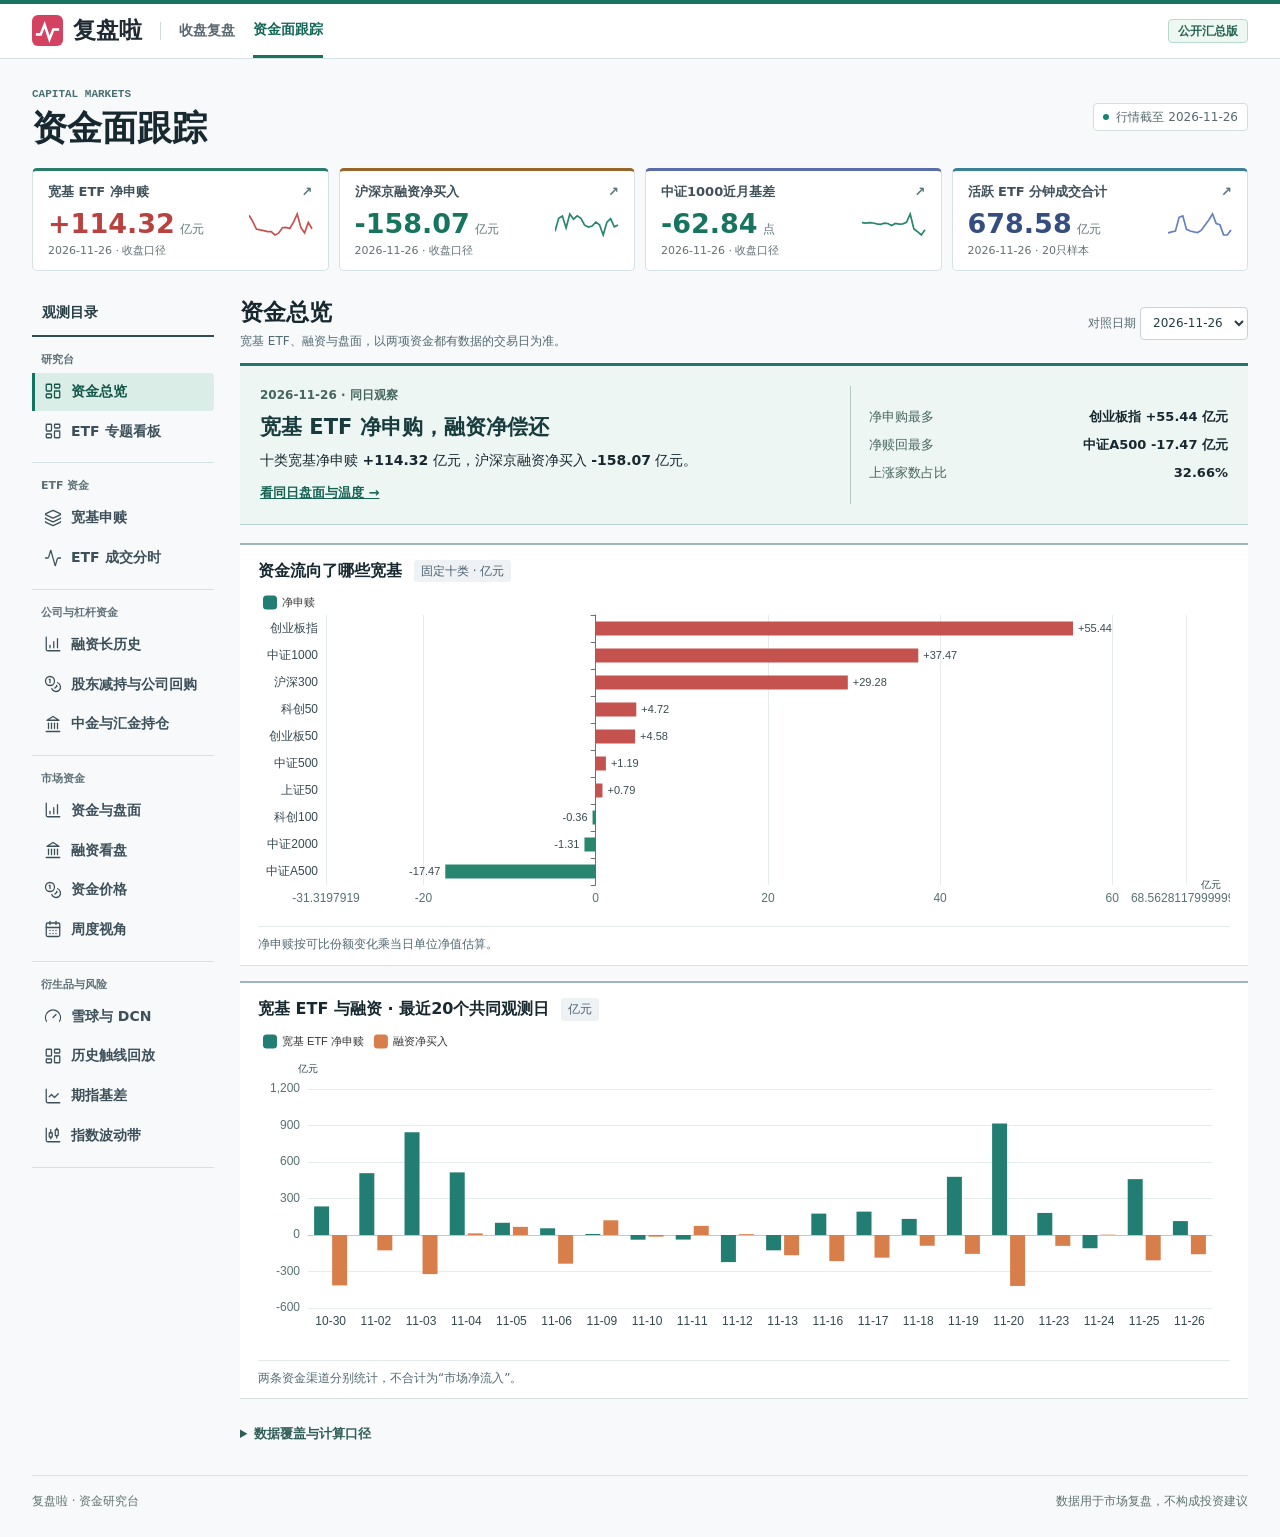
<file: capital-flow/index.html>
<!doctype html>
<html lang="zh-CN"><head><meta charset="utf-8"><meta name="viewport" content="width=device-width,initial-scale=1"><meta name="theme-color" content="#123c3b"><title>资金面跟踪 · 复盘啦</title><link rel="stylesheet" href="styles.css?v=2e174b75d167"><script defer src="vendor/echarts.min.js?v=bf4a223524e4"></script><script defer src="data.js?v=d88f23b52dea"></script><script defer src="etf-board-data.js?v=6144df6ef3fa"></script><script defer src="etf-boards.js?v=55b0b457d161"></script><script defer src="dcn.js?v=a24fcd094260"></script><script defer src="app.js?v=f2f3e036975b"></script></head>
<body><svg xmlns="http://www.w3.org/2000/svg" aria-hidden="true" style="position:absolute;width:0;height:0;overflow:hidden"><metadata>ISC License

Copyright (c) for portions of Lucide are held by Cole Bemis 2013-2022 as part of Feather (MIT). All other copyright (c) for Lucide are held by Lucide Contributors 2022.

Permission to use, copy, modify, and/or distribute this software for any
purpose with or without fee is hereby granted, provided that the above
copyright notice and this permission notice appear in all copies.

THE SOFTWARE IS PROVIDED "AS IS" AND THE AUTHOR DISCLAIMS ALL WARRANTIES
WITH REGARD TO THIS SOFTWARE INCLUDING ALL IMPLIED WARRANTIES OF
MERCHANTABILITY AND FITNESS. IN NO EVENT SHALL THE AUTHOR BE LIABLE FOR
ANY SPECIAL, DIRECT, INDIRECT, OR CONSEQUENTIAL DAMAGES OR ANY DAMAGES
WHATSOEVER RESULTING FROM LOSS OF USE, DATA OR PROFITS, WHETHER IN AN
ACTION OF CONTRACT, NEGLIGENCE OR OTHER TORTIOUS ACTION, ARISING OUT OF
OR IN CONNECTION WITH THE USE OR PERFORMANCE OF THIS SOFTWARE.
</metadata><symbol id="i-layers" viewBox="0 0 24 24"><path d="M12.83 2.18a2 2 0 0 0-1.66 0L2.6 6.08a1 1 0 0 0 0 1.83l8.58 3.91a2 2 0 0 0 1.66 0l8.58-3.9a1 1 0 0 0 0-1.83z" />
  <path d="M2 12a1 1 0 0 0 .58.91l8.6 3.91a2 2 0 0 0 1.65 0l8.58-3.9A1 1 0 0 0 22 12" />
  <path d="M2 17a1 1 0 0 0 .58.91l8.6 3.91a2 2 0 0 0 1.65 0l8.58-3.9A1 1 0 0 0 22 17" />
</symbol><symbol id="i-chart-line" viewBox="0 0 24 24"><path d="M3 3v16a2 2 0 0 0 2 2h16" />
  <path d="m19 9-5 5-4-4-3 3" />
</symbol><symbol id="i-activity" viewBox="0 0 24 24"><path d="M22 12h-2.48a2 2 0 0 0-1.93 1.46l-2.35 8.36a.25.25 0 0 1-.48 0L9.24 2.18a.25.25 0 0 0-.48 0l-2.35 8.36A2 2 0 0 1 4.49 12H2" />
</symbol><symbol id="i-landmark" viewBox="0 0 24 24"><line x1="3" x2="21" y1="22" y2="22" />
  <line x1="6" x2="6" y1="18" y2="11" />
  <line x1="10" x2="10" y1="18" y2="11" />
  <line x1="14" x2="14" y1="18" y2="11" />
  <line x1="18" x2="18" y1="18" y2="11" />
  <polygon points="12 2 20 7 4 7" />
</symbol><symbol id="i-coins" viewBox="0 0 24 24"><circle cx="8" cy="8" r="6" />
  <path d="M18.09 10.37A6 6 0 1 1 10.34 18" />
  <path d="M7 6h1v4" />
  <path d="m16.71 13.88.7.71-2.82 2.82" />
</symbol><symbol id="i-chart-no-axes-combined" viewBox="0 0 24 24"><path d="M12 16v5" />
  <path d="M16 14v7" />
  <path d="M20 10v11" />
  <path d="m22 3-8.646 8.646a.5.5 0 0 1-.708 0L9.354 8.354a.5.5 0 0 0-.707 0L2 15" />
  <path d="M4 18v3" />
  <path d="M8 14v7" />
</symbol><symbol id="i-chart-candlestick" viewBox="0 0 24 24"><path d="M9 5v4" />
  <rect width="4" height="6" x="7" y="9" rx="1" />
  <path d="M9 15v2" />
  <path d="M17 3v2" />
  <rect width="4" height="8" x="15" y="5" rx="1" />
  <path d="M17 13v3" />
  <path d="M3 3v16a2 2 0 0 0 2 2h16" />
</symbol><symbol id="i-gauge" viewBox="0 0 24 24"><path d="m12 14 4-4" />
  <path d="M3.34 19a10 10 0 1 1 17.32 0" />
</symbol><symbol id="i-calendar-days" viewBox="0 0 24 24"><path d="M8 2v4" />
  <path d="M16 2v4" />
  <rect width="18" height="18" x="3" y="4" rx="2" />
  <path d="M3 10h18" />
  <path d="M8 14h.01" />
  <path d="M12 14h.01" />
  <path d="M16 14h.01" />
  <path d="M8 18h.01" />
  <path d="M12 18h.01" />
  <path d="M16 18h.01" />
</symbol><symbol id="i-layout-dashboard" viewBox="0 0 24 24"><rect width="7" height="9" x="3" y="3" rx="1" />
  <rect width="7" height="5" x="14" y="3" rx="1" />
  <rect width="7" height="9" x="14" y="12" rx="1" />
  <rect width="7" height="5" x="3" y="16" rx="1" />
</symbol><symbol id="i-grid-2x2" viewBox="0 0 24 24"><path d="M12 3v18" />
  <path d="M3 12h18" />
  <rect x="3" y="3" width="18" height="18" rx="2" />
</symbol><symbol id="i-chart-column-increasing" viewBox="0 0 24 24"><path d="M13 17V9" />
  <path d="M18 17V5" />
  <path d="M3 3v16a2 2 0 0 0 2 2h16" />
  <path d="M8 17v-3" />
</symbol><symbol id="i-arrow-right" viewBox="0 0 24 24"><path d="M5 12h14" />
  <path d="m12 5 7 7-7 7" />
</symbol><symbol id="i-list-filter" viewBox="0 0 24 24"><path d="M3 6h18" />
  <path d="M7 12h10" />
  <path d="M10 18h4" />
</symbol></svg><header class="brandbar"><div class="mast"><a id="home" href="../" aria-label="复盘啦收盘首页"><svg aria-hidden="true" viewBox="0 0 32 32"><path fill="none" stroke="#fff" stroke-width="2.6" d="M4 20h5l4-10 5 15 4-10h6"/></svg>复盘啦</a><i></i><a class="sibling" id="close-link" href="../">收盘复盘</a><strong class="current-desk">资金面跟踪</strong><b id="mode"></b></div></header>
<main><div class="title"><div><small>CAPITAL MARKETS</small><h1>资金面跟踪</h1></div><div class="stamp"><b></b><span id="stamp"></span></div></div>
<div id="kpis" class="kpis"></div><div class="workspace"><aside class="side"><div class="side-heading">观测目录</div><nav aria-label="资金面栏目" id="tabs"></nav></aside>
<div class="research"><section id="body" aria-live="polite"></section>
<details id="coverage"><summary>数据覆盖与计算口径</summary><div id="coverage-text"></div></details>
</div></div><footer>复盘啦 · 资金研究台 <span>数据用于市场复盘，不构成投资建议</span></footer></main>
<noscript>此页面需要启用 JavaScript 才能显示资金图表。</noscript></body></html>
</file>
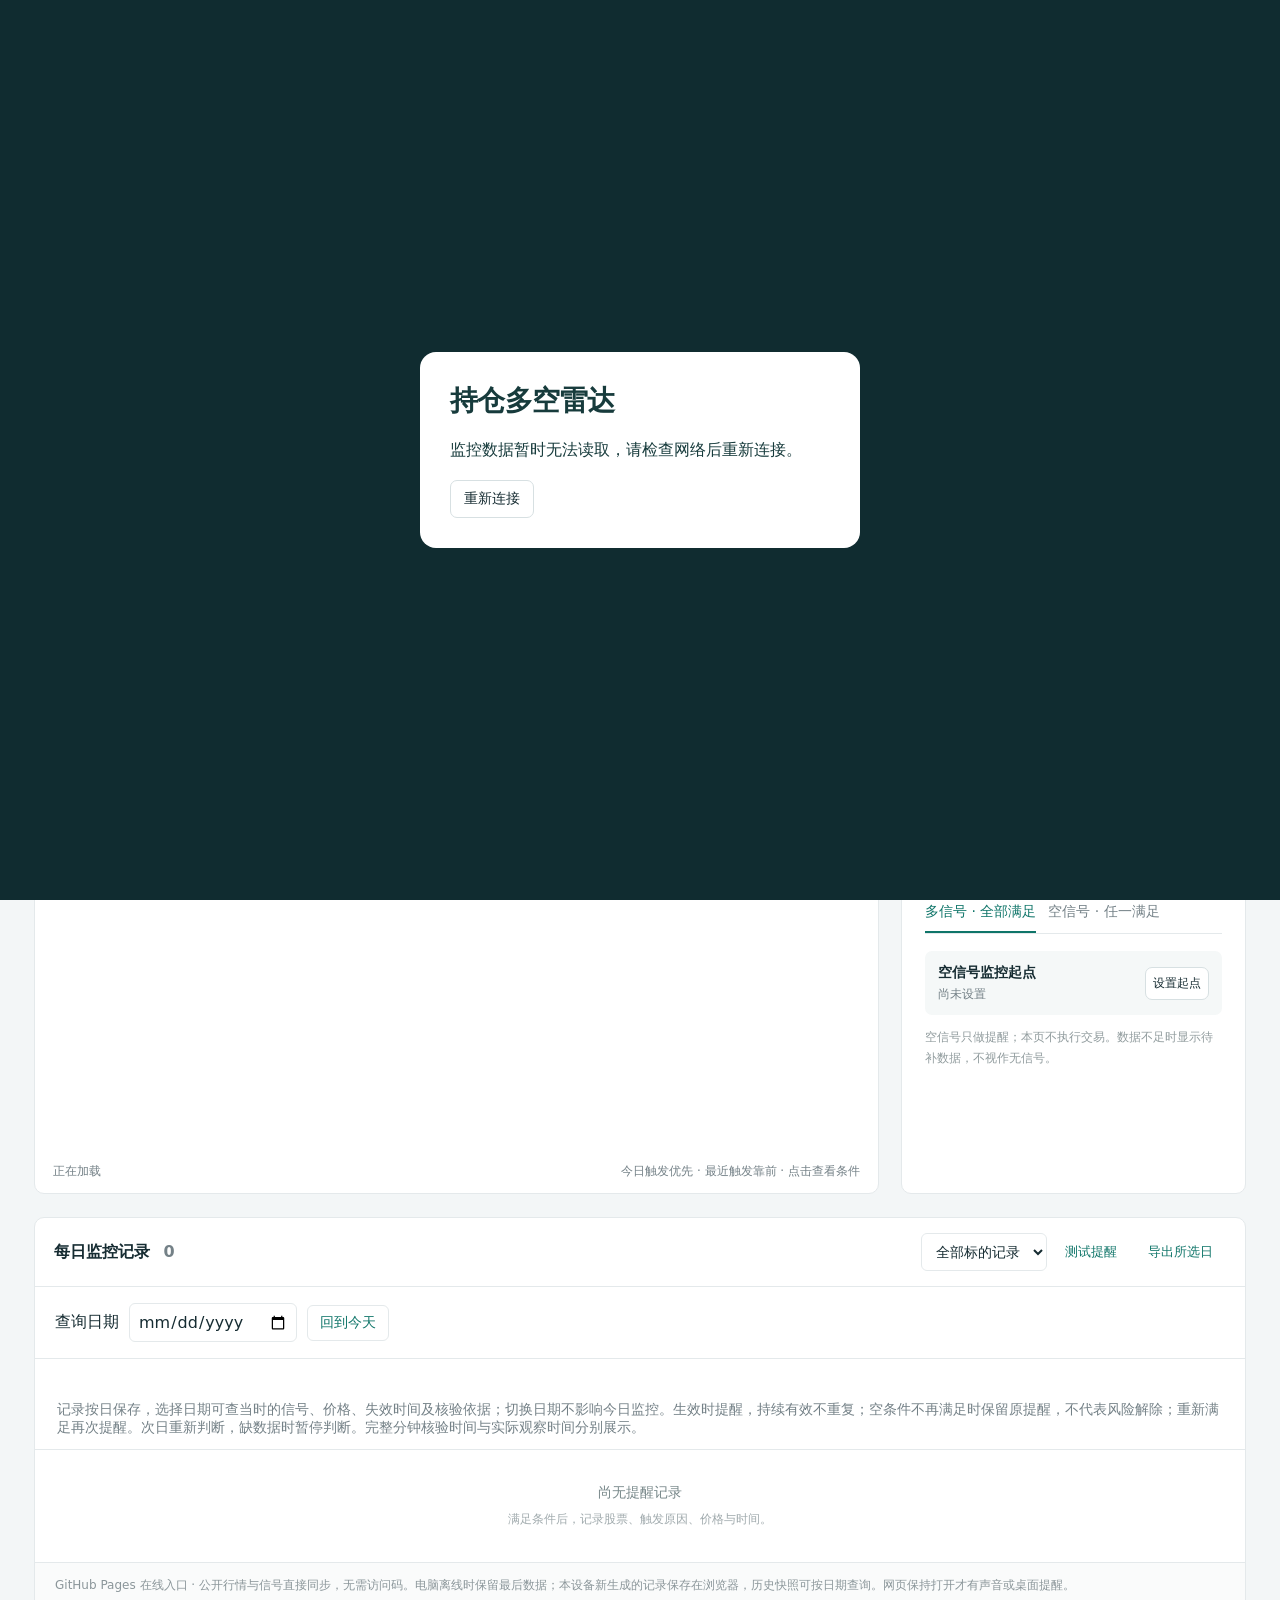
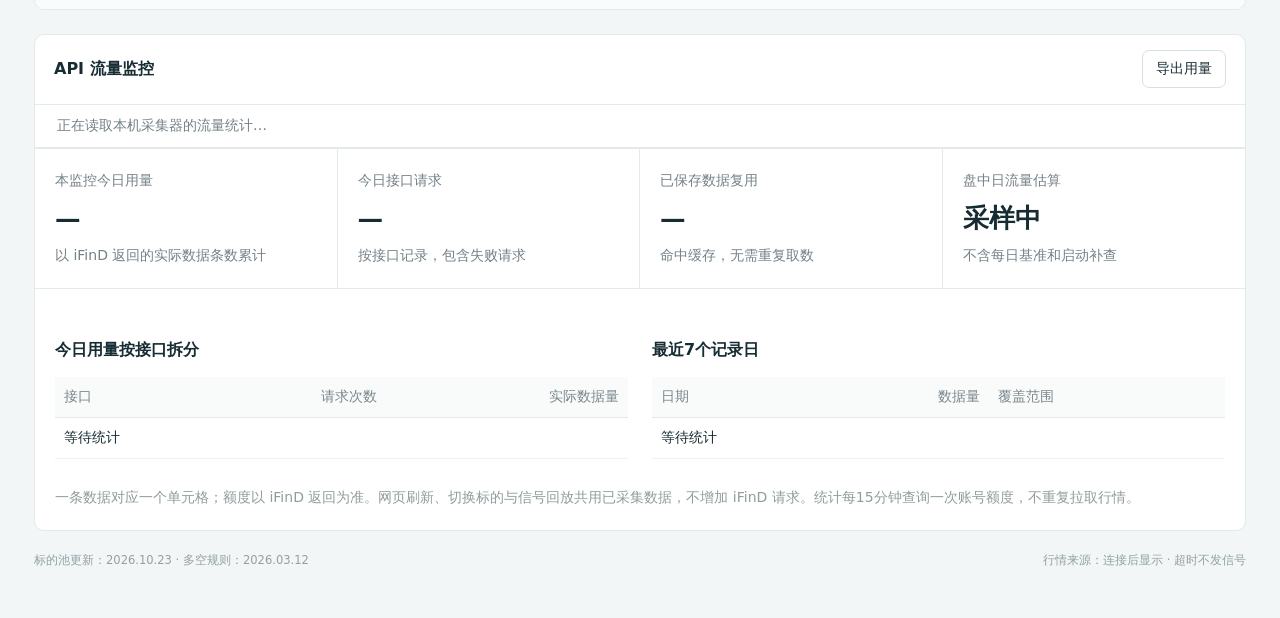
<file: radar/index.html>
<!doctype html><html lang="zh-CN"><head><meta charset="utf-8"><meta name="viewport" content="width=device-width,initial-scale=1"><title>持仓多空雷达</title><meta name="description" content="持仓标的价格监控、策略条件核验和信号提醒。"><link rel="icon" href="data:image/svg+xml,%3Csvg xmlns='http://www.w3.org/2000/svg' viewBox='0 0 32 32'%3E%3Crect width='32' height='32' rx='8' fill='%230e292c'/%3E%3Ccircle cx='16' cy='16' r='10' stroke='%2368e2c0' fill='none'/%3E%3Cpath d='M16 16V5M16 16l8 5' stroke='%2368e2c0' stroke-width='2'/%3E%3C/svg%3E"><link rel="stylesheet" href="./style.css?v=e57e7ea01a1d"></head><body>
<header><div class="header-left"><div class="brand"><span class="radar-mark">◎</span><div><strong>持仓多空雷达</strong><small>POSITION RADAR · 规则版 03.12</small></div></div><div class="short-version-control"><div class="short-version-switch" role="group" aria-label="切换多空规则版本"><span>多空规则</span><button data-short-version="classic" aria-pressed="false">旧版</button><button data-short-version="no-profit" aria-pressed="true" class="active">新版</button></div><small id="shortVersionNote">新版 · 多信号不看行业排名</small></div></div><div class="header-right"><span class="private">公开监控池</span><span id="clock"></span></div></header>
<main><div class="toolbar"><div><h1>持仓与观察池</h1><p id="subtitle">正在加载持仓池</p></div><div class="actions"><button id="bulkCost" class="holding-only">填写持仓成本</button><button id="sound">开启声音</button><button id="desktop">桌面通知</button><button id="pause">暂停刷新</button><button id="refresh" class="primary">立即刷新 ↻</button></div></div>
<p class="strategy-note">新版股票多信号取消昨日行业前10要求，旧版保留。两版分别核验并记档；ETF和指数的多信号规则不变。</p><div id="notice" class="notice"><span class="notice-icon">i</span><div><strong>正在连接正式 iFinD API</strong><p>正在读取持仓池与最新行情。重复标的沿用原基准，新增标的按各自起点监控。</p></div><button id="dataInfo">查看数据说明 ↗</button></div>
<section class="metrics" aria-label="监控概况"><article><span>监控标的</span><div id="poolCount">—</div><footer>来源：原持仓表 + 新增样板账户</footer></article><article><span>行情已接收</span><div id="priceCount">—</div><footer id="lastRefresh">正在连接价格源</footer></article><article><span>今日有效区间</span><div id="signalCount">0 <small>条</small></div><footer>持续有效不重复 · 失效后重新生效再提醒</footer></article><article class="holding-only"><span>已填写当前成本</span><div id="positionCount">—</div><footer>重复标的沿用原基准 · 新增标的起点为09.22</footer></article></section>
<div class="workspace"><section class="pool panel"><div class="panel-heading"><div class="tabs" role="tablist"><button class="tab active" data-view="all" role="tab" aria-selected="true">全部持仓 <span id="allCount">—</span></button><button class="tab" data-view="watch" role="tab" aria-selected="false">观察池 <span id="watchCount">—</span></button><button class="tab" data-view="triggered" role="tab" aria-selected="false">今日有信号</button><button class="tab" data-view="missing" role="tab" aria-selected="false">待补数据</button></div><div class="table-controls"><select id="account" aria-label="按账户筛选"><option value="">全部账户</option></select><input id="search" type="search" placeholder="搜索名称 / 代码" aria-label="搜索名称或代码"></div></div><div class="table-scroll"><table><thead><tr><th>标的 / 细分方向</th><th class="num">最新价</th><th class="num holding-only">盈亏 / 盈亏率</th><th class="num holding-only" id="basisColumnTitle">监控基准 / 来源</th><th class="num">涨跌幅</th><th>多信号</th><th id="shortColumnTitle" class="holding-only">新版空信号</th><th>行情时间</th><th></th></tr></thead><tbody id="rows"><tr><td colspan="9">正在加载持仓池…</td></tr></tbody></table></div><div class="table-foot"><span id="rowCount">正在加载</span><span>今日触发优先 · 最近触发靠前 · 点击查看条件</span></div></section>
<aside class="panel detail"><div class="detail-head"><span class="eyebrow">信号透视</span><span id="selectedCode"></span></div><select id="detailSelect" aria-label="选择信号透视标的"><option value="">选择标的</option></select><h2 id="selectedName">请选择标的</h2><div id="selectedSector" class="muted"></div><div class="quote-large"><strong id="selectedPrice">—</strong><span id="selectedChange">—</span></div><div id="quoteMeta" class="quote-meta">等待行情</div><div class="mini-chart" id="chart"><span>选择标的后加载近 40 个交易日走势</span></div><div class="chart-caption">前复权收盘走势 · 仅供价格查看</div><div id="shortContext" class="short-context" hidden></div><div class="detail-tabs"><button class="active" id="showLong">多信号 · 全部满足</button><button id="showShort">空信号 · 任一满足</button></div><p id="conditionTime" class="fine"></p><div id="conditions"></div><div class="position-box"><div><strong>空信号监控起点</strong><span id="positionNote">尚未设置</span></div><button id="setup">设置起点</button></div><p class="fine">空信号只做提醒；本页不执行交易。数据不足时显示待补数据，不视作无信号。</p></aside></div>
<section class="panel journal"><div class="panel-heading"><h2>每日监控记录 <span id="eventCount">0</span></h2><div><select id="eventStock" aria-label="筛选信号记录标的"><option value="">全部标的记录</option></select><button id="testAlert">测试提醒</button><button id="export">导出所选日</button></div></div><div class="journal-calendar"><label for="eventDate">查询日期</label><input id="eventDate" type="date" aria-label="查询监控记录日期"><button id="journalToday">回到今天</button><div id="journalDates" aria-label="已保存日期"></div></div><div class="journal-day-heading"><p id="journalSummary"></p><button id="journalRetry" hidden>重试读取</button></div><div id="journalRules"></div><p class="journal-note">记录按日保存，选择日期可查当时的信号、价格、失效时间及核验依据；切换日期不影响今日监控。生效时提醒，持续有效不重复；空条件不再满足时保留原提醒，不代表风险解除；重新满足再次提醒。次日重新判断，缺数据时暂停判断。完整分钟核验时间与实际观察时间分别展示。</p><div id="events" aria-live="polite"><div class="empty">尚无提醒记录<span>满足条件后，记录股票、触发原因、价格与时间。</span></div></div><footer class="journal-foot">GitHub Pages 在线入口 · 公开行情与信号直接同步，无需访问码。电脑离线时保留最后数据；本设备新生成的记录保存在浏览器，历史快照可按日期查询。网页保持打开才有声音或桌面提醒。</footer></section>
<section id="usagePanel" class="panel usage-panel" aria-label="API流量监控"><div class="panel-heading"><h2>API 流量监控 <span id="usageDate"></span></h2><button id="exportUsage">导出用量</button></div><p id="usageWindow" class="journal-note">正在读取本机采集器的流量统计…</p><div class="usage-cards"><article><span>本监控今日用量</span><strong id="usagePoints">—</strong><small>以 iFinD 返回的实际数据条数累计</small></article><article><span>今日接口请求</span><strong id="usageCalls">—</strong><small id="usageErrors">按接口记录，包含失败请求</small></article><article><span>已保存数据复用</span><strong id="usageCache">—</strong><small>命中缓存，无需重复取数</small></article><article><span>盘中日流量估算</span><strong id="usageEstimate">采样中</strong><small id="usageEstimateNote">不含每日基准和启动补查</small></article></div><div class="usage-content"><h3 hidden>API 账号周额度 <small>所有使用该账号的程序共用</small></h3><div id="usageQuota" style="display:none" class="usage-quotas"><p>等待 iFinD 额度返回</p></div><p id="usageQuotaTime" hidden class="fine"></p><div class="usage-tables"><div><h3>今日用量按接口拆分</h3><table><thead><tr><th>接口</th><th class="num">请求次数</th><th class="num">实际数据量</th></tr></thead><tbody id="usageInterfaces"><tr><td colspan="3">等待统计</td></tr></tbody></table></div><div><h3>最近7个记录日</h3><table><thead><tr><th>日期</th><th class="num">数据量</th><th>覆盖范围</th></tr></thead><tbody id="usageDays"><tr><td colspan="3">等待统计</td></tr></tbody></table></div></div><p id="usageReuse" class="fine"></p><p class="fine">一条数据对应一个单元格；额度以 iFinD 返回为准。网页刷新、切换标的与信号回放共用已采集数据，不增加 iFinD 请求。统计每15分钟查询一次账号额度，不重复拉取行情。</p></div></section>
<footer class="page-foot"><span>标的池更新：2026.10.23 · 多空规则：2026.03.12</span><span>行情来源：连接后显示 · 超时不发信号</span></footer></main>
<dialog id="modal"><div id="modalContent"></div><button id="closeModal" class="close-modal" aria-label="关闭">×</button></dialog><div id="toasts" aria-live="polite"></div><script type="module" src="./pages-bootstrap.js?v=e57e7ea01a1d"></script></body></html>
</file>
<file: assets/workbench.css>
:root { --review-offset: 108px; }
.review-anchor { scroll-margin-top: var(--review-offset); }
.review-anchor:focus { outline: none; }
.review-workbench { position: sticky; top: 0; z-index: 15; margin: -20px 0 24px; background: #fff; border-bottom: 1px solid #dce3ed; box-shadow: 0 5px 12px #20334c08; }
.review-calendar { display: flex; align-items: center; gap: 8px; min-height: 52px; flex-wrap: wrap; padding: 8px 0; }
.review-date-label { color: #536072; font-size: 13px; font-weight: 700; margin-right: 4px; }
.review-date-select, .review-day-arrow, .review-latest, .leader-controls input, .leader-controls select, .leader-reset { border: 1px solid #d8e0eb; border-radius: 6px; background: #fff; color: #263244; font: inherit; font-size: 13px; min-height: 34px; }
.review-date-select { padding: 4px 8px; font-weight: 700; }
.review-day-arrow { width: 34px; font-size: 24px; line-height: 1; cursor: pointer; }
.review-day-arrow:disabled { opacity: .35; cursor: default; }
.review-latest { padding: 4px 12px; border-color: #d5b877; color: #76551f; cursor: pointer; }
.review-date-status { margin-left: auto; color: #536072; font-size: 12px; }
.review-workbench[data-mode="history"] .review-date-status { color: #8b5b11; font-weight: 700; }
.review-nav { display: flex; align-items: stretch; gap: 14px; overflow-x: auto; scrollbar-width: thin; }
.review-nav-link { --nav-accent: #245b8f; color: #536072; text-decoration: none; white-space: nowrap; padding: 11px 0 10px; border-bottom: 3px solid transparent; font-size: 13px; font-weight: 700; }
.review-nav-link[data-accent="rose"] { --nav-accent: #b51e46; }
.review-nav-link[data-accent="amber"] { --nav-accent: #895518; }
.review-nav-link[data-accent="violet"] { --nav-accent: #7048ac; }
.review-nav-link[data-accent="teal"] { --nav-accent: #096b65; }
.review-nav-link:hover, .review-nav-link[aria-current] { color: var(--nav-accent); border-bottom-color: var(--nav-accent); }
.review-nav-link[hidden] { display: none; }
.review-audit { margin: 0 0 22px; border-block: 1px solid #e6eaf0; font-size: 13px; }
.review-audit-summary { padding: 12px 0; color: #344354; cursor: pointer; }
.review-audit-status { margin-left: 14px; color: #166956; font-size: 12px; }
.review-audit[data-tone="warning"] .review-audit-status { color: #8c5b0b; }
.review-audit-body { padding-bottom: 12px; }
.audit-meta { margin: 8px 0; color: #5d6878; line-height: 1.7; overflow-wrap: anywhere; }
.review-table-wrap { overflow: auto; border: 1px solid #dce5f0; border-radius: 6px; scrollbar-width: thin; }
.review-table { border-collapse: separate; border-spacing: 0; width: 100%; text-align: left; font-size: 13px; font-variant-numeric: tabular-nums; }
.review-table th, .review-table td { padding: 10px 12px; border-bottom: 1px solid #eaf0f6; white-space: nowrap; }
.review-table th { background: #eef3f9; color: #45556c; font-weight: 700; }
.review-table tbody tr:nth-child(even) td { background: #f8fafd; }
.review-table tbody tr:hover td { background: #eef5fd; }
.review-table tbody tr:last-child td { border-bottom: 0; }
.audit-warning { color: #8c5b0b; font-weight: 700; }
.audit-ok { color: #166956; }
.leaders-section { padding: 8px 16px 24px; }
.leaders-head { display: flex; align-items: center; justify-content: space-between; flex-wrap: wrap; gap: 12px; margin-bottom: 16px; }
.leaders-head h2 { font-size: 28px; margin: 8px 0; line-height: 1.2; }
.leaders-summary { color: #5d6878; font-size: 13px; line-height: 1.6; }
.leader-controls { display: flex; gap: 8px; flex-wrap: wrap; margin-bottom: 12px; align-items: center; }
.leader-controls input { width: 280px; min-width: 0; padding: 7px 10px; }
.leader-controls select { max-width: 100%; padding: 6px 8px; }
.leader-reset { padding: 5px 10px; cursor: pointer; }
.leader-count { font-size: 12px; color: #5d6878; margin-left: auto; }
.leaders-scroll { max-height: 420px; }
.leaders-table thead th { position: sticky; top: 0; z-index: 2; }
.leader-sort { border: 0; background: none; color: inherit; font: inherit; font-weight: 700; cursor: pointer; padding: 3px 0; }
.sort-indicator { color: #7d8795; }
.leaders-table th:nth-child(1), .leaders-table td:nth-child(1) { width: 110px; }
.leaders-table th:nth-child(4), .leaders-table td:nth-child(4), .leaders-table th:nth-child(5), .leaders-table td:nth-child(5) { text-align: right; }
.leader-name { font-weight: 700; }
.leader-up { color: #ad1c3e; font-weight: 700; }
.leader-down { color: #076947; font-weight: 700; }
.leader-empty { padding: 30px 12px; color: #5d6878; text-align: center; }
.review-workbench :focus-visible, .review-audit :focus-visible, .leaders-section :focus-visible { outline: 2px solid #2d7ff9; outline-offset: 2px; }
@media (max-width: 600px) {
  .review-workbench { margin-top: -12px; }
  .review-calendar { gap: 5px; }
  .review-date-label { display: none; }
  .review-date-status { font-size: 11px; }
  .review-day-arrow { width: 30px; }
  .review-date-select { max-width: 135px; }
  .review-latest { padding-inline: 6px; font-size: 11px; }
  .review-nav { gap: 16px; }
  .review-nav-link { padding-top: 8px; }
  .review-audit-summary > span { display: inline-block; }
  .review-audit-status { margin: 4px 0 0 8px; }
  .leaders-section { padding-inline: 0; }
  .leaders-head h2 { font-size: 24px; }
  .leader-controls input { width: 100%; }
  .leaders-table th:nth-child(3), .leaders-table td:nth-child(3) { position: sticky; left: 0; background: #fff; box-shadow: 1px 0 #e6edf5; z-index: 1; }
  .leaders-table thead th:nth-child(3) { z-index: 3; background: #eef3f9; }
}
@media (prefers-reduced-motion: reduce) { html { scroll-behavior: auto; } }
@media print { .review-workbench, .leader-controls { display: none; } .leaders-scroll { max-height: none; overflow: visible; } }
</file>
<file: capital-flow/styles.css>
*{box-sizing:border-box}html{color-scheme:light}body{margin:0;color:#192d30;background:#f6f8f8;font:14px/1.55 system-ui,"Microsoft YaHei",sans-serif;font-variant-numeric:tabular-nums;letter-spacing:0}header{background:white;border-bottom:1px solid #dce4e3}.mast,main{max-width:1464px;margin:auto;padding:0 34px}.mast{display:flex;align-items:center;gap:16px;height:56px;color:#455858}.mast a{display:flex;gap:10px;align-items:center;text-decoration:none;color:#123c3b;font-size:19px;font-weight:800}.mast svg{width:31px;height:31px;background:#18514f;border-radius:6px}.mast i{height:18px;border-left:1px solid #cfdad9}.mast b{margin-left:auto;font-size:12px;color:#456964;background:#edf5f1;padding:2px 9px;border-radius:4px}.title{display:flex;align-items:center;justify-content:space-between;padding:24px 0 18px;gap:10px}.title small{color:#39736d;font-size:11px;font-weight:750}.title h1{font-size:29px;line-height:1.2;margin:3px 0}.stamp{font-size:12px;color:#56696c;display:flex;align-items:center;gap:7px}.stamp b{width:6px;height:6px;border-radius:50%;background:#17846e}.kpis{display:grid;grid-template-columns:repeat(4,minmax(0,1fr));border:1px solid #d7e0de;background:#fff;border-radius:7px;overflow:hidden}.kpi{padding:13px 18px;border-right:1px solid #e4ebe8;min-width:0}.kpi:last-child{border:0}.kpi strong{font-size:25px;font-weight:720;line-height:1.35}.kpi em{font-size:12px;color:#62757a;font-style:normal;margin-left:5px}.kpi small{display:block;color:#626f73;font-size:12px}.kpi header{border:0;font-size:13px;font-weight:650;margin-bottom:4px}.kpi .value{display:flex;justify-content:space-between;align-items:center;gap:8px}.kpi svg{width:64px;height:25px}.up{color:#b74240}.down{color:#17745e}.neutral{color:#354e7f}nav{display:flex;overflow-x:auto;gap:3px;margin:20px 0 0;border-bottom:1px solid #cedbd8;scrollbar-width:thin}button,select,input{font:inherit}button,select{cursor:pointer}nav button{border:0;background:transparent;color:#5d7074;white-space:nowrap;font-weight:650;padding:12px 16px;border-bottom:3px solid transparent}nav button[aria-current=page]{color:#125a51;border-color:#217e6f;background:#e9f2ef}button:focus-visible,select:focus-visible,input:focus-visible,a:focus-visible,summary:focus-visible{outline:3px solid #4782bb;outline-offset:-2px}.sectionhead,.plothead{display:flex;justify-content:space-between;gap:12px;align-items:center;flex-wrap:wrap}.sectionhead{padding:20px 0 12px}h2,h3,p{margin:0}h2{font-size:20px}h3{font-size:15px}.sub,.note{font-size:12px;color:#526971}.ctrl{display:flex;align-items:center;gap:8px;flex-wrap:wrap}.ctrl label{font-size:12px;color:#56686c;display:flex;align-items:center;gap:4px}.ctrl select,.icon,.ctrl input{background:#fff;color:#233f43;border:1px solid #c7d5d4;border-radius:5px;padding:5px 8px;max-width:100%;height:33px}.icon{width:34px;display:grid;place-items:center}.icon svg{width:16px;height:16px}.plot,.listing{background:#fff;border-top:2px solid #c6d7d4;border-bottom:1px solid #dae2e1;padding:14px 18px 10px;margin-bottom:15px;min-width:0}.plothead{margin-bottom:7px}.plot small,.listing small{color:#61757a}.chart{height:325px;width:100%;min-width:0}.note{margin-top:6px;padding-top:8px;border-top:1px solid #e4e9ea}.pair{display:grid;grid-template-columns:minmax(0,1.45fr) minmax(300px,1fr);gap:16px}.pair .chart{height:295px}.scroll{overflow:auto;max-height:440px}.listing h3{margin-bottom:9px}.listing table{width:100%;border-collapse:collapse;white-space:nowrap;font-size:13px}th{position:sticky;top:0;background:#f1f5f4;color:#506467;font-size:12px;font-weight:650;z-index:1}td,th{padding:7px 9px;text-align:right;border-bottom:1px solid #e7eceb}td:first-child,th:first-child{text-align:left}tr:hover td{background:#f7faf9}th button{border:0;padding:0;background:none;color:inherit;font-weight:inherit}details{padding:9px 0 4px;color:#52676b;font-size:12px}summary{cursor:pointer;font-weight:600}.signal{background:#ebf4f0;border-left:3px solid #409681;padding:9px 13px;color:#2c514d;font-size:13px;margin:0 0 13px}.note strong{color:#345b57}footer{display:flex;gap:14px;justify-content:space-between;flex-wrap:wrap;padding:16px 0 26px;border-top:1px solid #d9e3e1;color:#60716f;font-size:12px}.pill{font-size:12px;color:#536967;background:#eff5f3;padding:2px 7px;border-radius:3px}.footlink{color:#186c63}.held{font-size:12px;color:#996727}.chart-fallback{padding:30px;color:#637479}.swatch{display:inline-block;width:9px;height:9px;margin-right:5px;background:#297e73}.empty{padding:12px;color:#64787b}
@media(max-width:950px){.mast,main{padding:0 16px}.kpi svg{display:none}.pair{grid-template-columns:1fr}.kpi{padding:11px 12px}nav button{padding:10px 12px}}
@media(max-width:600px){.mast,main{padding:0 10px}.mast{height:46px;gap:9px}.title{padding:18px 1px 12px;align-items:flex-end}.title h1{font-size:24px}.stamp{font-size:11px;text-align:right;max-width:46%}.kpis{grid-template-columns:1fr 1fr}.kpi{padding:9px 10px;border-bottom:1px solid #e4ebe8}.kpi:nth-child(2){border-right:0}.kpi:nth-child(3){border-bottom:0}.kpi strong{font-size:21px}nav{margin-top:12px}nav button{font-size:13px}.sectionhead{padding:15px 1px 10px;gap:6px}h2{font-size:18px}.chart,.pair .chart{height:285px}.plot,.listing{padding:10px 8px}.plothead{align-items:flex-start}.sub,.note{line-height:1.5}.kpi small{font-size:11px}.ctrl{gap:5px}.ctrl select{font-size:12px;padding:4px}.kpi header{font-size:12px}footer span{display:block}.pair{gap:0}}

#coverage{padding:10px 0 16px}#coverage summary{font-size:13px;color:#305d58}#coverage-text{margin:8px 0}#coverage-text>div{display:grid;grid-template-columns:10em 18em 1fr;border-top:1px solid #e0e7e5;padding:7px 6px;gap:4px 10px}
@media(max-width:650px){#coverage-text>div{grid-template-columns:1fr auto}#coverage-text>div span:last-child{grid-column:1/-1}}

:root{--ink:#172830;--soft:#577078;--rule:#d6e1e3;--leaf:#11675b;--royal:#405eaa}
body{background:#f7f9fa;color:var(--ink)}
.brandbar{background:#fff;border-top:4px solid #197361;border-bottom:1px solid var(--rule)}
.mast,main{max-width:1580px;padding-inline:32px}
.mast{height:54px;gap:18px}.mast #home{font-size:23px;color:#1f2933}.mast svg{background:#d34261}
.mast .sibling,.mast .current-desk{display:flex;font-size:14px;align-items:center;align-self:stretch;color:#5a6872;font-weight:700}
.mast .current-desk{color:#126656;border-bottom:3px solid #167461}.mast b{border:1px solid #b9d9ce;background:#eef8f2;color:#266252}
.title{padding:23px 0 16px}.title h1{font-size:35px}.title small{color:#4a6f73;font:bold 11px/1.3 Consolas,monospace}
.stamp{border:1px solid #d3dfd9;background:#fff;padding:4px 9px;border-radius:4px}
.kpis{gap:10px;background:transparent;border:none;overflow:visible;border-radius:0}
.kpi,.kpi:last-child{border:1px solid var(--rule);border-top:3px solid var(--accent);border-radius:5px;background:#fff;padding:11px 15px;--accent:#297b6c}
.kpi:nth-child(2){--accent:#976429}.kpi:nth-child(3){--accent:#5b6caa}.kpi:nth-child(4){--accent:#3c8096}
.kpi header{color:#40515b;font-size:13px}.kpi strong{font-size:27px}.kpi small{font-size:11px}
.workspace{display:grid;grid-template-columns:182px minmax(0,1fr);gap:26px;margin:25px 0 15px;align-items:start}
.side{position:sticky;top:12px;max-height:calc(100vh - 24px);overflow:auto}.side-heading{padding:6px 10px 11px;font-weight:800;color:#263d44;border-bottom:2px solid #344b50}
#tabs{display:block;overflow:visible;border:0;margin:0}.nav-group{padding:14px 0 10px;border-bottom:1px solid var(--rule)}
.nav-caption{margin:0 9px 5px;color:#5d7077;font-size:11px;font-weight:700}
#tabs button{display:flex;align-items:center;width:100%;text-align:left;margin:2px 0;padding:8px 9px;color:#3d505a;border:0;border-left:3px solid transparent;font-size:14px;border-radius:0 4px 4px 0;gap:8px}
#tabs button:hover{background:#eaf0f0}#tabs button[aria-current=page]{border-color:#147463;background:#daeee7;color:#115649}
.nav-symbol{display:inline-flex;width:19px;height:19px;flex:none;color:inherit}.nav-symbol svg{width:18px;height:18px;fill:none;stroke:currentColor;stroke-width:1.7;stroke-linecap:round;stroke-linejoin:round}
.research{min-width:0}.sectionhead{padding:0 0 13px}.sectionhead h2{font-size:23px;line-height:1.4}.sectionhead .sub{margin-top:3px}
.signal{color:#294e54;background:#eaf2f1;border-color:#388778;border-radius:0 4px 4px 0}
.plot,.listing{border-top:2px solid #9eb6bd;border-bottom:1px solid var(--rule);padding:14px 18px 11px}
.plothead h3,.listing h3{font-size:16px;margin:0}.plothead{justify-content:flex-start;align-items:center;gap:8px 12px}.plothead .icon{margin-left:auto}.plothead .pill{background:#eef2f5;color:#49606e}
.listing table{font-size:13px}.listing tbody tr:nth-child(2n) td{background:#f8fafb}
.listing tbody tr:hover td{background:#eaf2f0}.ctrl select{border-radius:4px}
@media(max-width:1100px){.workspace{grid-template-columns:159px minmax(0,1fr);gap:16px}.mast,main{padding-inline:18px}.kpi{padding-inline:10px}}
@media(max-width:820px){.workspace{grid-template-columns:minmax(0,1fr);gap:14px;margin-top:15px}.side{position:static;max-height:none;overflow:visible}.side-heading{display:none}#tabs{display:flex;flex-wrap:wrap;gap:5px;background:transparent}.nav-group{display:contents}.nav-caption{display:none}#tabs button{width:auto;border:1px solid #cedcdd;border-radius:4px;background:#fff;padding:5px 8px;margin:0;font-size:13px}#tabs button[aria-current=page]{border-color:#277564;background:#146455;color:#fff}.nav-symbol{display:none}.kpis{gap:6px}.title h1{font-size:28px}}
@media(max-width:600px){.mast,main{padding-inline:12px}.mast{height:45px;gap:9px}.mast #home{font-size:18px}.mast svg{width:26px;height:26px}.mast .sibling,.mast .current-desk{font-size:12px}.mast b{padding:1px 4px;font-size:10px}.mast i{display:none}.title{padding:13px 0 10px}.title h1{font-size:25px}.stamp{font-size:10px;padding:3px 5px}.kpi,.kpi:last-child{padding:7px 10px;border-bottom:1px solid var(--rule);border-right:1px solid var(--rule)}.kpi strong{font-size:21px}.kpi header{font-size:12px}.sectionhead h2{font-size:19px}.plot,.listing{padding:11px 8px}.nav-group button{white-space:normal}.ctrl label{max-width:100%}}
.kpi{text-decoration:none;color:inherit;display:block}.kpi header span{float:right;color:#58747b}.kpi:hover,.kpi:focus-visible{outline:2px solid var(--accent);outline-offset:1px}
.briefing{display:grid;grid-template-columns:3fr 2fr;gap:22px;border-top:3px solid #237369;border-bottom:1px solid #b9cfd0;background:#eef6f3;padding:20px;margin-bottom:18px}
.brief-label{color:#45655e;font-size:12px;font-weight:700}.brief-main h3{font-size:21px;line-height:1.5;margin:7px 0;color:#183c3d}.brief-main p{margin:4px 0 10px;font-size:14px}.brief-main a{color:#176454;font-size:13px;font-weight:700}
.brief-detail{display:grid;align-content:center;margin:0;border-left:1px solid #b4cbc3;padding-left:18px}.brief-detail div{display:flex;justify-content:space-between;gap:12px;padding:4px 0;font-size:13px}.brief-detail dd{margin:0;font-weight:650;text-align:right}.brief-detail dt{color:#47665f}
@media(max-width:700px){.briefing{grid-template-columns:1fr;gap:10px;padding:13px}.brief-detail{border-left:0;border-top:1px solid #b4cbc3;padding:6px 0 0}.brief-main h3{font-size:18px}}
.etfb{min-width:0}.etfb>nav{display:flex;gap:4px 6px;flex-wrap:wrap;border-bottom:2px solid #b8cccf;padding:0 0 11px;margin:0 0 15px}.etfb>nav button{border:1px solid #c9d8db;background:#fff;color:#33505b;padding:6px 9px;border-radius:4px;font-weight:650}.etfb>nav button[aria-pressed=true]{background:#254f68;border-color:#254f68;color:white}
.etfb>section>small{color:#35645f;font-weight:700}.etfb h2{font-size:23px;margin:3px 0 10px}.etfb h3{font-size:16px;border-top:2px solid #b0c7c9;margin:15px 0 4px;padding:10px 0 2px}.etfb-controls{display:flex;flex-wrap:wrap;align-items:end;gap:6px 12px}.etfb-controls label{display:grid;gap:2px;color:#53686f;font-size:12px}.etfb-controls select{max-width:100%;font:inherit;font-size:13px;border:1px solid #b8cacc;background:#fff;padding:5px;border-radius:4px}.etfb-chart{height:325px;width:100%;min-width:0;background:#fff}
.etfb-table{max-width:100%;overflow:auto;background:#fff}.etfb-table table{border-collapse:collapse;width:100%;font-size:13px;font-variant-numeric:tabular-nums}.etfb-table :is(th,td){padding:6px 9px;text-align:right;white-space:nowrap;border-bottom:1px solid #e1e8e8}.etfb-table :is(th,td):first-child{text-align:left}.etfb-table tr:nth-child(even){background:#f5f8f9}.etfb-note,.etfb details p{font-size:13px;color:#435b62}.etfb details{margin:10px 0;border-left:3px solid #b78e51;padding:5px 10px;background:#faf7ef}.etfb details summary{cursor:pointer}
@media(max-width:700px){.etfb-chart{height:270px}.etfb h2{font-size:19px}.etfb>nav{gap:4px}.etfb>nav button{font-size:12px}}
.fund-readouts{display:grid;grid-template-columns:repeat(auto-fit,minmax(min(100%,165px),1fr));margin:16px 0;border-block:1px solid #cddbd7;background:#f3f8f6}.fund-readouts>div{padding:13px 16px;border-inline-start:3px solid #428779}.fund-readouts>div:nth-child(2){border-color:#6887b5}.fund-readouts>div:nth-child(3){border-color:#bb7845}.fund-readouts dt,.fund-readouts small{color:#425b60;font-size:12px}.fund-readouts dd{font-weight:700;font-size:21px;font-variant-numeric:tabular-nums;margin:3px 0}.fund-search{display:flex;flex-wrap:wrap;align-items:center;gap:8px;margin:15px 0 5px}.fund-search input,.fund-search button{border:1px solid #adbfba;border-radius:4px;padding:6px 9px;background:white;color:#234541}.fund-search input{width:min(230px,100%)}.fund-search span{font-size:12px}.fund-search button:disabled{opacity:.45}.dcn-guide{display:grid;grid-template-columns:repeat(auto-fit,minmax(min(100%,190px),1fr));gap:12px;margin:16px 0}.dcn-guide>div{padding:10px 12px;border-top:3px solid #667da6;background:#f3f6fa}.dcn-guide>.ki{border-color:#ad4e49;background:#f9f1ee}.dcn-guide>.ko{border-color:#22816a;background:#eef7f3}.dcn-guide p{font-size:14px}.dcn-pane .dcn-result{padding:12px;background:#edf4f6;color:#1a424f}
</file>
<file: radar/style.css>
:root{color-scheme:light;--ink:#162c32;--muted:#748187;--line:#e4e9eb;--teal:#0f7569;--green:#158065;--red:#d65450;--amber:#a47820;--bg:#f3f6f7;--soft:#eef5f4;font-family:Inter,"Microsoft YaHei","PingFang SC",system-ui,sans-serif;font-size:16px}*{box-sizing:border-box}body{margin:0;background:var(--bg);color:var(--ink)}button,input,select{font:inherit;font-size:.875rem}button{cursor:pointer;border:1px solid #d7e0e2;border-radius:7px;background:white;color:var(--ink);padding:9px 13px;transition:background .15s}button:hover{background:#edf4f3}button:disabled{opacity:.55;cursor:wait}button:focus-visible,input:focus-visible,select:focus-visible{outline:3px solid #5dc6b7;outline-offset:2px}header{height:84px;background:#102c31;color:#fff;padding:0 36px;display:flex;align-items:center;justify-content:space-between}.brand{display:flex;align-items:center;gap:13px}.brand strong{font-size:1.2rem;letter-spacing:1px}.brand small{display:block;color:#91aaa9;font-size:.68rem;letter-spacing:2px;margin-top:5px}.radar-mark{color:#7adbc3;font-size:2.8rem;font-weight:200;line-height:1}.header-right{display:flex;gap:26px;align-items:center;font-size:.85rem;color:#adc3c6}.private{padding:5px 10px;border:1px solid #335359;border-radius:5px}main{max-width:1800px;margin:auto;padding:28px 34px}.toolbar{display:flex;justify-content:space-between;align-items:center;margin-bottom:23px}h1{font-size:1.75rem;letter-spacing:-.6px;margin:0 0 8px;font-weight:650}.toolbar p{font-size:.875rem;color:var(--muted);margin:0}.actions{display:flex;gap:9px}.primary{background:var(--teal);border-color:var(--teal);color:white}.primary:hover{background:#0a6358}.notice{display:flex;gap:13px;align-items:center;border:1px solid #dddbb9;border-radius:8px;background:#fffcf0;padding:15px 19px;margin-bottom:24px}.notice strong{font-size:.9rem;color:#786120}.notice p{font-size:.83rem;color:#8e7b47;margin:6px 0 0;line-height:1.6}.notice button{margin-left:auto;background:transparent;border:none;color:#8a7028;white-space:nowrap}.notice-icon{display:grid;place-items:center;border:1.5px solid #ae913f;border-radius:50%;width:20px;height:20px;color:#997c2d;font-size:.8rem;flex-shrink:0}.metrics{display:grid;grid-template-columns:repeat(4,1fr);border:1px solid var(--line);border-radius:10px;background:white;margin-bottom:24px}.metrics article{padding:20px 25px;border-right:1px solid var(--line)}.metrics article:last-child{border:0}.metrics article>span{color:var(--muted);font-size:.875rem}.metrics article>div{font-size:2rem;line-height:1.7;font-weight:600;font-variant-numeric:tabular-nums}.metrics small{font-size:.8rem;font-weight:400;color:var(--muted);margin-left:5px}.metrics footer{font-size:.75rem;color:var(--muted)}.workspace{display:grid;grid-template-columns:minmax(0,1fr) 345px;gap:22px;align-items:start}.panel{background:white;border:1px solid var(--line);border-radius:10px;overflow:hidden}.panel-heading{min-height:70px;padding:15px 19px;display:flex;justify-content:space-between;align-items:center;border-bottom:1px solid var(--line);gap:12px}.panel-heading h2{font-size:1rem;margin:0}.panel-heading h2 span{color:var(--muted);margin-left:8px}.tabs{display:flex;gap:4px;white-space:nowrap}.tab{border:0;padding:10px;background:transparent;color:var(--muted)}.tab span{margin-left:3px;font-size:.8rem}.tab.active{color:var(--teal);background:var(--soft);font-weight:600}.table-controls{display:flex;gap:8px}input,select{border:1px solid var(--line);border-radius:6px;padding:9px 10px;background:white;color:var(--ink);min-width:0}input[type=search]{width:160px}select{max-width:130px}.table-scroll{overflow:auto;max-height:789px}table{width:100%;border-collapse:collapse;font-size:.875rem;white-space:nowrap}thead{position:sticky;top:0;background:#f9fbfb;z-index:1}th{text-align:left;font-size:.78rem;color:#7b878c;font-weight:500;padding:14px 16px;border-bottom:1px solid var(--line)}td{padding:16px;border-bottom:1px solid #eff2f3;font-variant-numeric:tabular-nums}tr.selected{background:#f0f8f6}tr:hover{background:#f6faf9}.stock-link{display:block;padding:0;border:0;background:transparent;font-size:.9rem;font-weight:600;text-align:left}.stock-link:hover{background:transparent;color:var(--teal)}.stock-sub{display:block;font-size:.72rem;color:var(--muted);margin-top:6px}.num{text-align:right}.up{color:var(--red)}.down{color:var(--green)}.muted{color:var(--muted);font-size:.875rem}.price{font-weight:600}.tag{display:inline-block;padding:5px 8px;border-radius:4px;background:#f4f5f5;color:#899296;font-size:.75rem}.tag.unknown{background:#faf5e7;color:#9a7c3c}.tag.hit{background:#fcece9;color:#c35b48}.tag.long{background:#e5f5ef;color:#19785a}.time{color:#8a969b;font-size:.77rem}.chevron{border:0;padding:3px;color:#80928f;background:transparent}.table-foot{display:flex;justify-content:space-between;padding:13px 18px;color:var(--muted);font-size:.75rem}.detail{padding:23px}.detail-head{display:flex;justify-content:space-between;color:var(--muted);font-size:.75rem}.eyebrow{letter-spacing:1px;color:var(--teal)}.detail h2{font-size:1.5rem;margin:17px 0 6px}.quote-large{display:flex;align-items:baseline;gap:12px;margin:18px 0 10px}.quote-large strong{font-size:2rem;letter-spacing:-.6px;font-weight:600;font-variant-numeric:tabular-nums}.quote-large span{font-size:.9rem}.quote-meta{display:grid;grid-template-columns:1fr 1fr;gap:8px;color:var(--muted);font-size:.75rem}.mini-chart{height:105px;margin:24px 0 5px;border-bottom:1px solid #e9eeee;display:grid;place-items:center}.mini-chart span{font-size:.75rem;color:var(--muted);text-align:center}.mini-chart svg{width:100%;height:100%}.chart-caption{font-size:.72rem;color:#95a0a5;margin-bottom:23px}.detail-tabs{display:flex;border-bottom:1px solid var(--line);gap:12px;margin-bottom:15px}.detail-tabs button{border:0;border-bottom:2px solid transparent;border-radius:0;font-size:.8rem;padding:10px 0;color:var(--muted)}.detail-tabs button.active{border-color:var(--teal);color:var(--teal)}.condition{padding:11px 0;display:flex;gap:10px;border-bottom:1px solid #f0f3f4}.condition:last-child{border:0}.condition .state{border-radius:50%;background:#f1f2f3;color:#9ca4a5;width:20px;height:20px;display:grid;place-items:center;flex-shrink:0;font-size:.75rem}.condition.pass .state{background:#e4f3ed;color:#208068}.condition.unknown .state{background:#faf2dc;color:#a08442}.condition strong{font-size:.83rem;font-weight:500;line-height:1.5;display:block}.condition p{font-size:.75rem;color:#8b969b;line-height:1.7;margin:4px 0 0}.position-box{margin-top:17px;padding:13px;background:#f5f8f8;border-radius:7px;display:flex;justify-content:space-between;align-items:center;gap:8px}.position-box strong{font-size:.8rem;display:block}.position-box span{font-size:.73rem;color:var(--muted);display:block;margin-top:5px}.position-box button{font-size:.75rem;padding:7px}.fine{color:#919c9e;font-size:.73rem;line-height:1.8;margin-bottom:0}.journal{margin-top:23px}.journal .panel-heading{min-height:65px}.journal .panel-heading button{border:0;background:transparent;color:var(--teal);font-size:.8rem}.empty{padding:34px 20px;text-align:center;color:#78888a;font-size:.875rem}.empty span{display:block;color:#a0aaad;font-size:.78rem;margin-top:9px}.event{padding:15px 22px;display:flex;gap:16px;border-bottom:1px solid #f0f2f3;font-size:.875rem}.event small{color:var(--muted);margin-left:auto;font-size:.75rem}.journal-foot{background:#fafbfb;border-top:1px solid var(--line);padding:12px 20px;font-size:.75rem;color:#8b969a;line-height:1.8}.page-foot{display:flex;justify-content:space-between;color:#92a0a5;font-size:.72rem;padding:22px 0}dialog{width:min(600px,calc(100vw - 30px));border:0;border-radius:12px;padding:30px;box-shadow:0 30px 100px #102c3133;color:var(--ink)}dialog::backdrop{background:#0f283b66}.close-modal{position:absolute;right:13px;top:10px;font-size:1.5rem;border:0;padding:4px 10px}.modal-title{margin:0 0 18px;font-size:1.25rem}dialog p,dialog li{font-size:.875rem;line-height:1.9;color:#63777e}dialog label{display:block;font-size:.875rem;margin:17px 0 7px}dialog input,dialog select{width:100%;max-width:none}dialog .primary{margin-top:22px}.form-grid{display:grid;grid-template-columns:1fr 1fr;gap:12px}.toast{padding:17px 23px;background:#163c3c;color:white;border-radius:8px;box-shadow:0 8px 30px #0002;max-width:380px;margin-top:10px;font-size:.875rem;line-height:1.6}#toasts{position:fixed;bottom:24px;right:24px;z-index:100}.error-text{color:#b35240;font-size:.875rem}.pill{font-size:.75rem;color:var(--teal);background:var(--soft);padding:4px 8px;border-radius:5px}
@media(min-width:951px){.workspace{align-items:stretch}.workspace>.pool{display:flex;flex-direction:column;min-width:0;min-height:700px}.pool>.panel-heading,.pool>.table-foot{flex:0 0 auto}.pool>.table-scroll{flex:1 1 0;min-height:0;height:0;max-height:none;overflow:auto}}
@media(min-width:1600px){.workspace{grid-template-columns:minmax(0,1fr) 390px}.table-controls input{width:200px}td{padding:18px}}@media(max-width:1250px){main{padding:22px 20px}.workspace{grid-template-columns:minmax(0,1fr) 315px}.pool .panel-heading{align-items:flex-start;flex-direction:column}.table-controls{width:100%}.table-controls input{flex:1}.metrics article{padding:17px}td,th{padding:13px 12px}}@media(max-width:950px){.workspace{grid-template-columns:1fr}.detail{display:none}.detail.mobile-open{display:block}.toolbar{gap:18px;align-items:flex-start;flex-direction:column}.metrics{grid-template-columns:1fr 1fr}.metrics article:nth-child(2){border-right:0}.metrics article:nth-child(-n+2){border-bottom:1px solid var(--line)}.notice{align-items:flex-start;flex-wrap:wrap}.notice button{margin-left:24px;padding:0}.page-foot{gap:12px;flex-direction:column}.pool .panel-heading{flex-direction:row;flex-wrap:wrap}}@media(max-width:550px){header{padding:0 18px;height:74px}.header-right{display:none}main{padding:20px 12px}.actions{flex-wrap:wrap}.actions button{font-size:.8rem}.metrics article{padding:14px}.metrics article>div{font-size:1.6rem}.metrics small{font-size:.72rem}.metrics footer{line-height:1.7;font-size:.7rem}.table-foot{gap:8px;flex-wrap:wrap}.event{flex-wrap:wrap}.event small{margin-left:0}.panel-heading{padding:12px}.tab{padding:8px}.table-scroll{max-height:600px}}
#costConfirmed{width:auto;margin-right:6px}.tag,.condition strong,.detail-tabs button,.position-box strong{font-size:.875rem}.condition p{font-size:.8125rem}.table-controls{flex-wrap:wrap}

.cost-grid{display:grid;grid-template-columns:1fr 160px;gap:10px 18px;align-items:center;max-height:48vh;overflow:auto;padding-right:8px}.cost-grid label{margin:0}.cost-grid small{display:block;color:#718283}.cost-grid input{margin:0;min-width:0}@media(max-width:520px){.cost-grid{grid-template-columns:1fr 130px;gap:10px}}

.event{align-items:flex-start;flex-wrap:wrap}.event-reason{display:flex;flex-direction:column;gap:5px}.event-reason b{font-weight:500}.event small{text-align:right;line-height:1.8}.audit-link{border:0;background:none;padding:0;text-align:left;color:var(--teal);font-size:.8rem}.journal-note{margin:0;padding:12px 22px;color:var(--muted);font-size:.875rem;border-bottom:1px solid var(--line)}@media(max-width:550px){.event small{text-align:left;width:100%}}

.tag.inactive{background:#eef0f2;color:#65727d}.journal select{max-width:170px}.journal .panel-heading>div{display:flex;flex-wrap:wrap;align-items:center;gap:5px}#conditionTime{margin:0 0 8px}

.pool .panel-heading{flex-wrap:wrap}.tabs{flex-wrap:wrap}.detail-tabs button:disabled{cursor:default;opacity:.7}.position-box button[hidden]{display:none}

#rows tr[data-code]{cursor:pointer}#detailSelect{width:100%;max-width:none;margin-top:16px}.detail.mobile-open{display:block}
.short-context{border:1px solid #dbc397;border-left:4px solid #a47820;border-radius:6px;background:#fffaf0;padding:12px 14px;margin:12px 0;line-height:1.65;font-size:.875rem}.short-context[hidden]{display:none}.short-context p{margin:7px 0}.short-context strong{color:#765017}
.short-rule-labels{display:block;max-width:210px;white-space:normal;line-height:1.6;margin-top:7px;color:#92501e;font-size:.875rem}.short-rule-list{list-style:none;padding:0;margin:10px 0}.short-rule-list li{padding:10px 0;border-top:1px solid #e9dcc3}.short-rule-heading{display:flex;align-items:center;justify-content:space-between;flex-wrap:wrap;gap:6px}.short-rule-heading b{font-weight:600}.short-rule-heading .tag{font-size:.8125rem;padding:3px 6px}.short-rule-list p{font-variant-numeric:tabular-nums;color:#665847}.short-summary-note{color:#756751}.condition-history{display:block;color:#92501e;font-size:.875rem;line-height:1.65;margin:4px 0}

.usage-panel{margin-top:24px}.usage-panel .panel-heading h2 span{font-size:.875rem;font-weight:400}.usage-cards{display:grid;grid-template-columns:repeat(4,minmax(0,1fr));border-top:1px solid var(--line);border-bottom:1px solid var(--line)}.usage-cards article{padding:20px;border-right:1px solid var(--line)}.usage-cards article:last-child{border:0}.usage-cards span,.usage-cards small,.usage-quotas small{display:block;color:var(--muted);font-size:.875rem;line-height:1.7}.usage-cards strong{display:block;font-size:1.6rem;line-height:2;font-variant-numeric:tabular-nums}.usage-content{padding:20px}.usage-content h3{font-size:1rem;margin:5px 0 16px}.usage-content h3 small{font-size:.875rem;font-weight:400;color:var(--muted);margin-left:10px}.usage-quotas{display:grid;grid-template-columns:repeat(2,minmax(0,1fr));gap:20px}.usage-quotas article{padding:18px;background:#f5f9f8;border:1px solid var(--line);border-radius:8px}.usage-quotas article>span{display:block;margin-bottom:12px}.usage-quotas strong{font-size:1.15rem;line-height:1.6}.usage-quotas strong small{display:inline;font-weight:400}.usage-quotas progress{display:block;width:100%;height:9px;margin:14px 0;accent-color:var(--teal)}.usage-tables{display:grid;grid-template-columns:repeat(2,minmax(0,1fr));gap:24px;margin:26px 0}.usage-tables>div{overflow:auto}.usage-tables td,.usage-tables th{font-size:.875rem;padding:11px 9px}.usage-content>.fine{font-size:.875rem}.usage-panel .journal-note{font-size:.875rem}@media(max-width:950px){.usage-cards{grid-template-columns:repeat(2,minmax(0,1fr))}.usage-cards article:nth-child(2){border-right:0}.usage-cards article:nth-child(-n+2){border-bottom:1px solid var(--line)}.usage-tables{grid-template-columns:1fr}}@media(max-width:550px){.usage-quotas{grid-template-columns:1fr}.usage-cards strong{font-size:1.25rem}.usage-cards article{padding:14px}.usage-content{padding:14px}}

.journal-calendar{display:flex;align-items:center;gap:10px;flex-wrap:wrap;padding:16px 20px;border-bottom:1px solid var(--line)}.journal-calendar input{padding:8px;border:1px solid var(--line);border-radius:6px;font:inherit;color:inherit;background:white}.journal-calendar button,.journal-more{padding:8px 12px;border:1px solid var(--line);border-radius:6px;background:white;color:var(--teal);cursor:pointer}.journal-calendar #journalDates{display:flex;flex-wrap:wrap;gap:8px}.journal-calendar button.active{background:#e3f3ee;border-color:#85b9ad}.journal-day-heading{display:flex;align-items:center;justify-content:space-between;padding:0 20px;gap:12px}.journal-day-heading p{color:var(--teal);font-size:.9375rem;line-height:1.7}.journal-more{display:block;margin:16px auto}.today-priority{display:block;color:#945326;font-size:.8125rem;line-height:1.6;margin-top:5px}#journalRules details{margin:0 20px 14px;padding:12px 14px;background:#fbf7ee;border-radius:6px;color:#6c5129;font-size:.875rem;line-height:1.8}#journalRules summary{cursor:pointer}#journalRules ul{padding-left:20px;margin-bottom:0}@media(max-width:600px){.journal-calendar{padding:14px}.journal-day-heading{padding:0 14px}.journal-calendar #journalDates{width:100%}}

.header-left{display:flex;align-items:center;gap:30px;min-width:0}.short-version-control{display:flex;flex-direction:column;gap:6px}.short-version-switch{display:flex;align-items:center;gap:4px;padding:3px;border:1px solid #456268;border-radius:8px;background:#18383d}.short-version-switch>span{font-size:.75rem;color:#b4c9cb;padding:0 8px}.short-version-switch button{border:0;background:transparent;color:#b7cbce;padding:6px 17px;border-radius:5px;font-size:.875rem}.short-version-switch button:hover{background:#2a4b50}.short-version-switch button.active{background:#c9f2e5;color:#124b40;font-weight:600}.short-version-control>small{color:#acc8c6;font-size:.72rem;padding-left:2px}.strategy-note{margin:-5px 0 18px;color:var(--muted);font-size:.82rem;line-height:1.65}@media(max-width:1000px){.header-left{gap:20px}.header-right .private{display:none}.header-right{font-size:.75rem}}@media(max-width:700px){header{height:auto;min-height:106px;padding:14px 18px}.header-left{flex-wrap:wrap;gap:12px 20px}.header-right{display:none}.brand strong{font-size:1.05rem}.short-version-switch button{padding:5px 14px}.short-version-control>small{font-size:.7rem}}
.closing-summary{margin:0 20px 16px;padding:18px;border:1px solid #bcd6d0;border-radius:8px;background:#f8fbfa}.closing-heading{display:flex;align-items:center;justify-content:space-between;gap:12px;flex-wrap:wrap;margin-bottom:14px}.closing-heading h3{margin:0;color:#245c51;font-size:1rem}.closing-heading>span{color:#65867e;font-size:.8125rem}.closing-grid{display:grid;grid-template-columns:1fr 1fr;gap:16px}.closing-group{background:white;border:1px solid var(--line);border-radius:6px;padding:14px;min-width:0}.closing-group h4{margin:0;font-size:.9375rem;color:var(--teal);display:flex;flex-wrap:wrap;gap:8px;align-items:baseline}.closing-group.short h4{color:#a25b34}.closing-group h4>span{font-size:.8125rem;font-weight:400;color:var(--muted)}#journalRules .closing-group ul{list-style:none;padding:0;margin:10px 0 0}.closing-group li{padding:10px 0;border-top:1px solid #edf1f0;font-size:.875rem}.closing-group li>div{display:flex;justify-content:space-between;gap:12px;align-items:baseline}.closing-group li>div span{font-variant-numeric:tabular-nums;color:#566c68;white-space:nowrap}.closing-group li p{margin:6px 0 0;line-height:1.65;color:#986134;font-size:.8125rem}.closing-note,.closing-empty{margin:12px 0 0;line-height:1.7;color:var(--muted);font-size:.8125rem}@media(max-width:650px){.closing-summary{margin:0 14px 14px;padding:14px}.closing-grid{grid-template-columns:1fr}}

.pnl-cell{line-height:1.35}.pnl-amount,.pnl-rate{display:block}.pnl-amount{font-weight:600}.pnl-rate{margin-top:4px;font-size:.75rem}.pnl-missing{color:var(--muted)}

.watch-only .holding-only{display:none}
.watch-only .metrics{grid-template-columns:repeat(3,minmax(0,1fr))}
.watch-only .metrics article:nth-child(3){border:0}
@media(max-width:950px){
 .watch-only .metrics{grid-template-columns:1fr 1fr}
 .watch-only .metrics article:nth-child(3){grid-column:1/-1}
}
</file>
